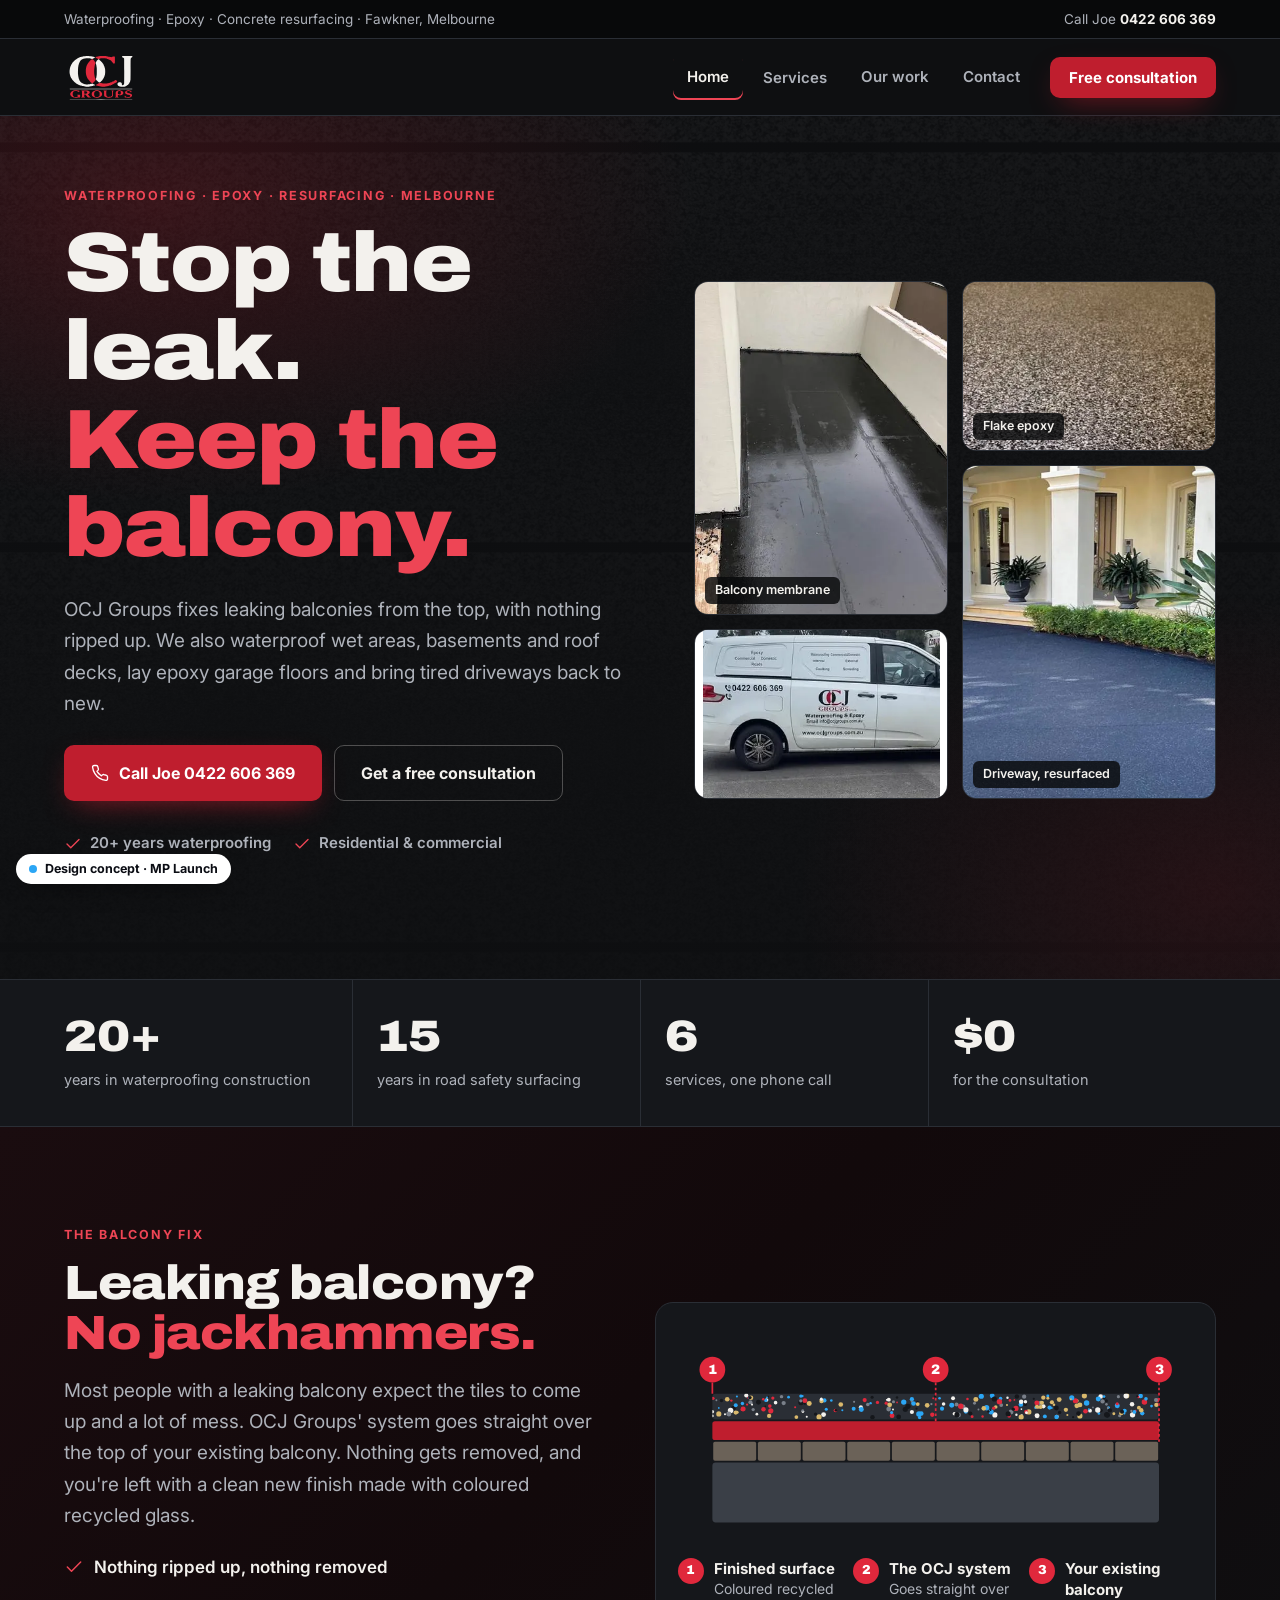
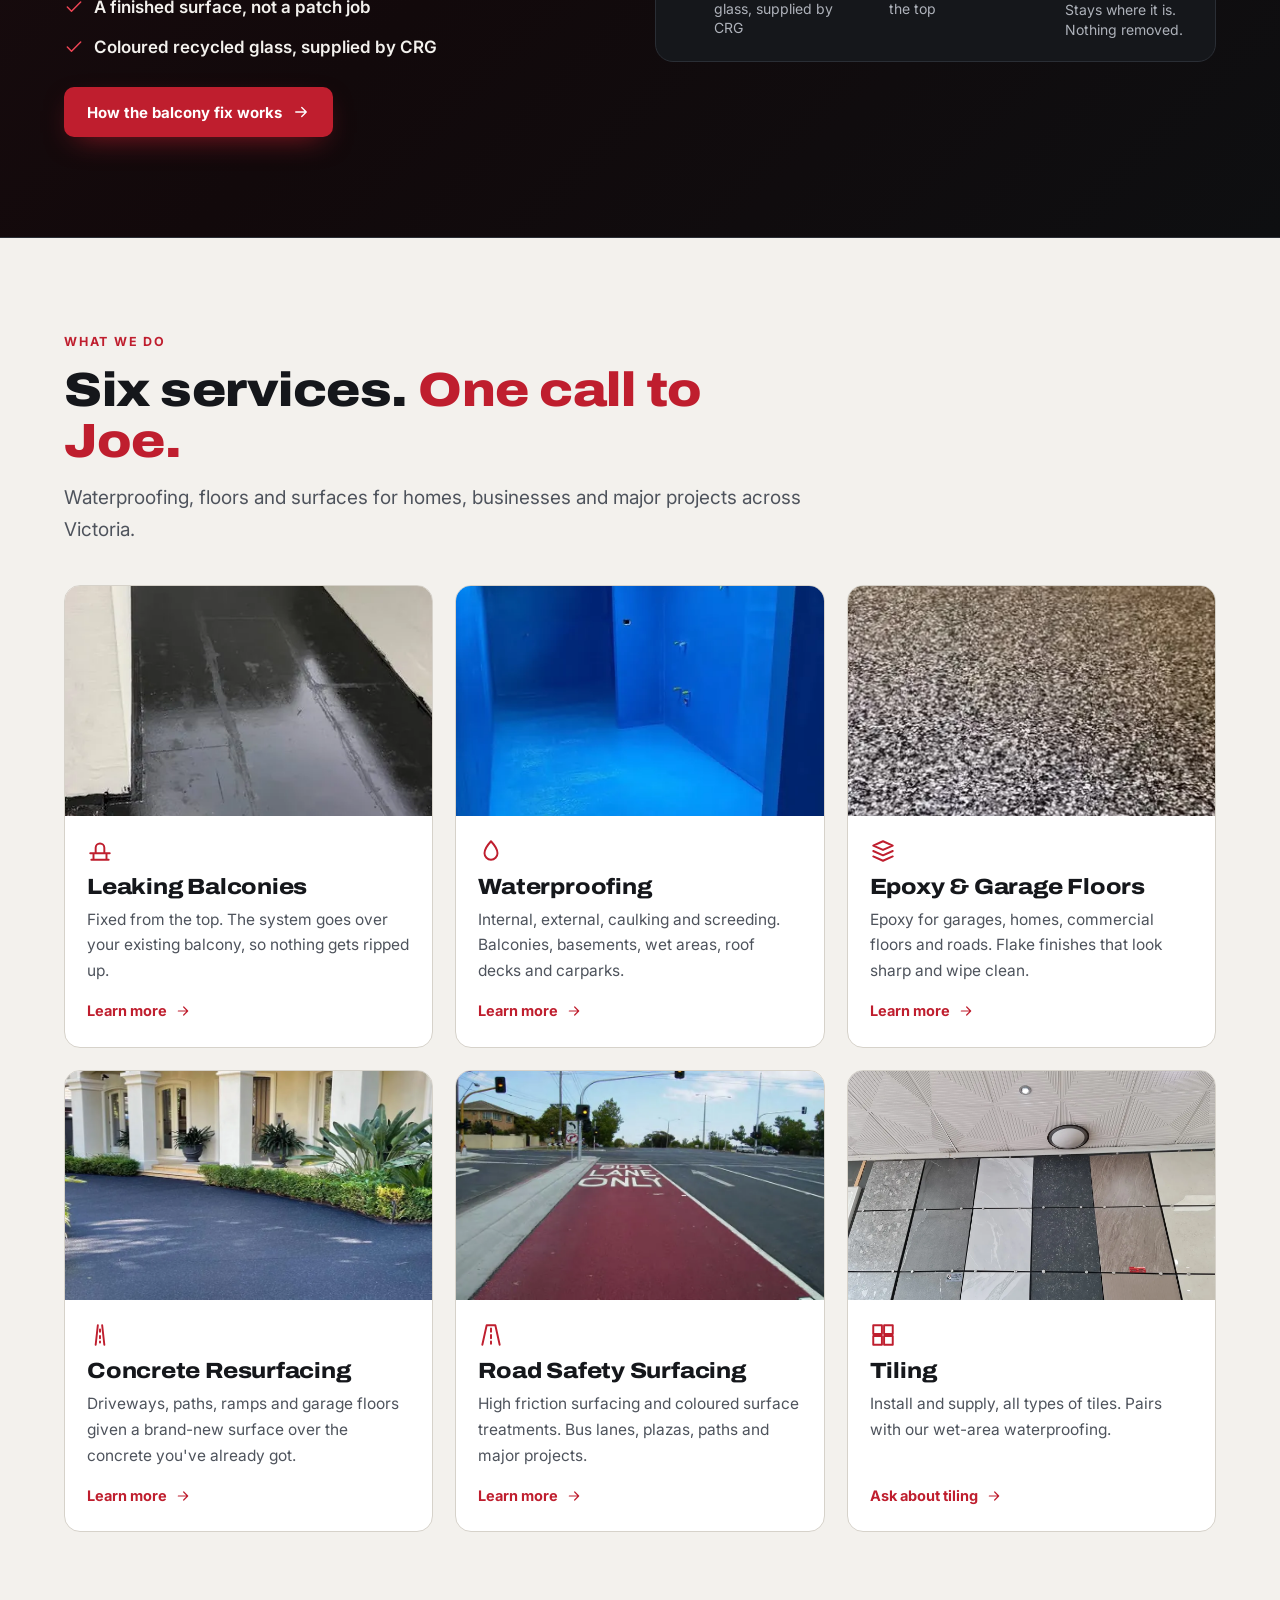
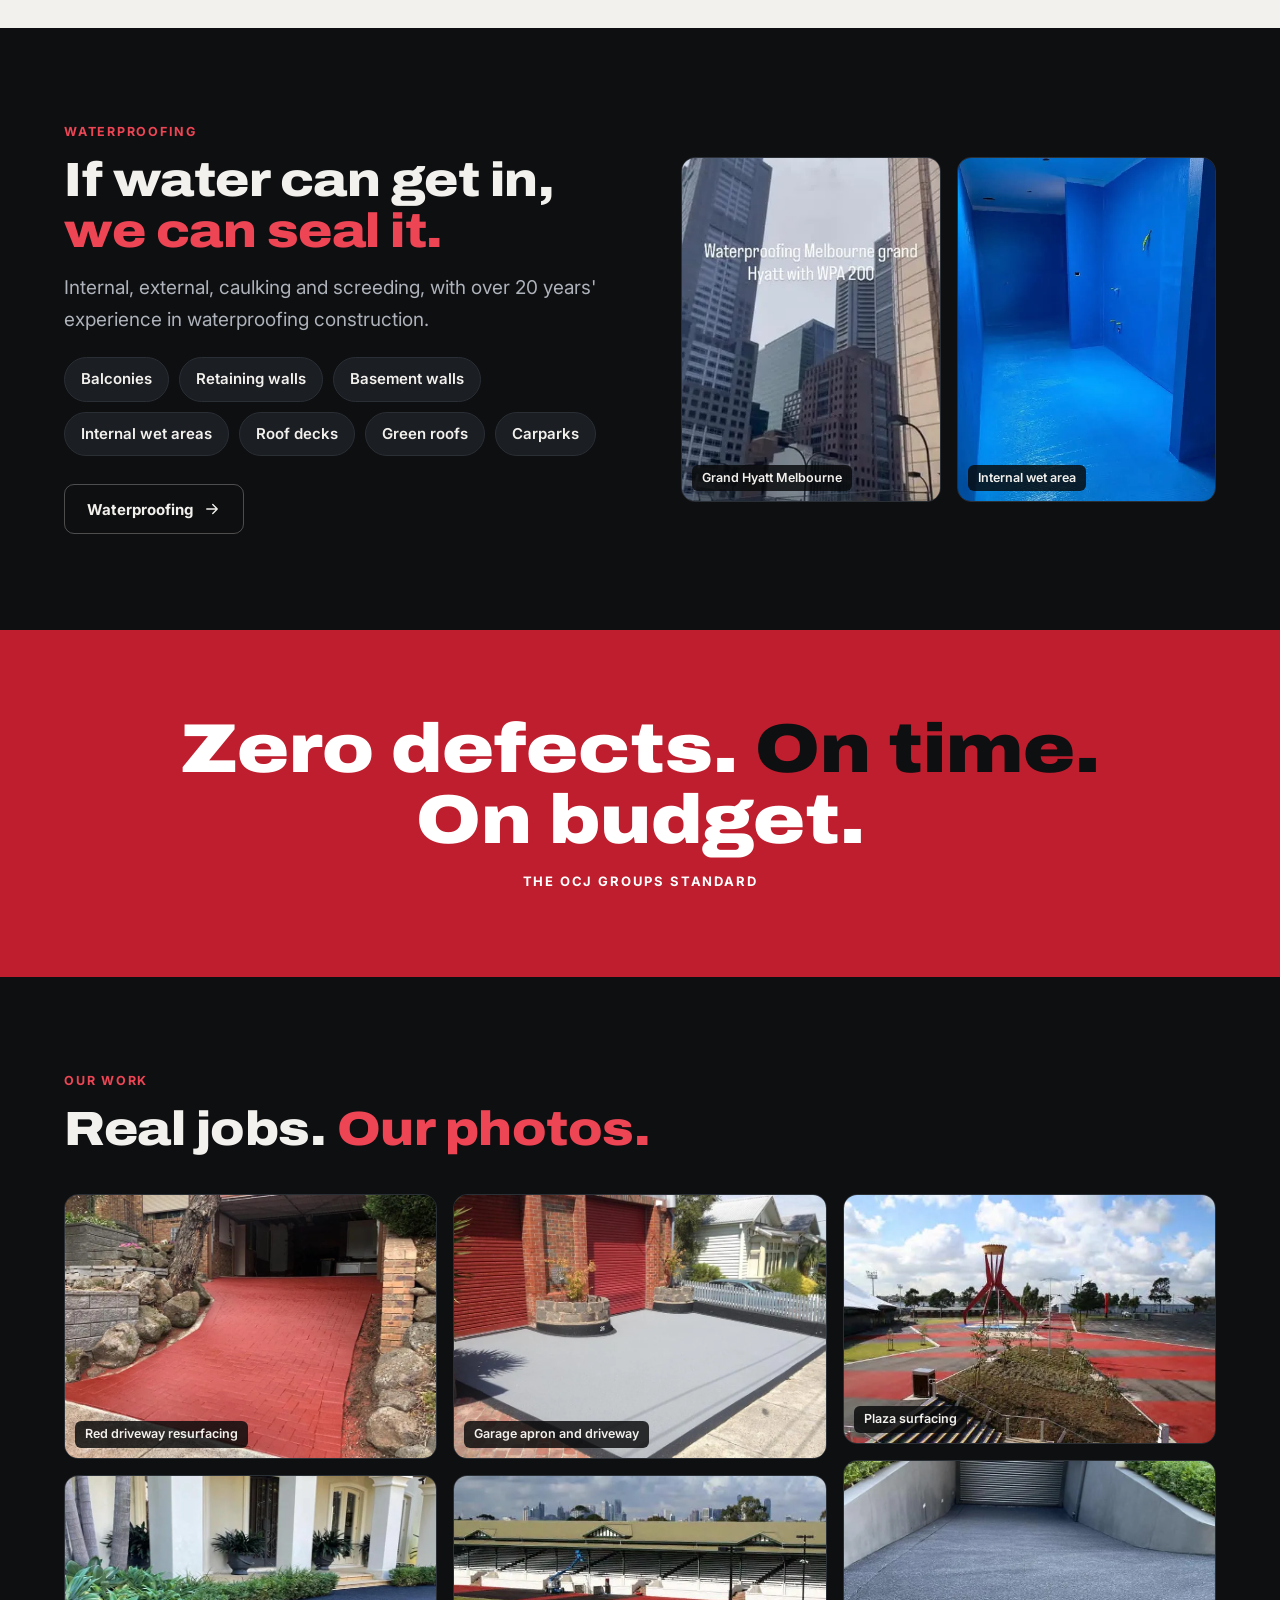
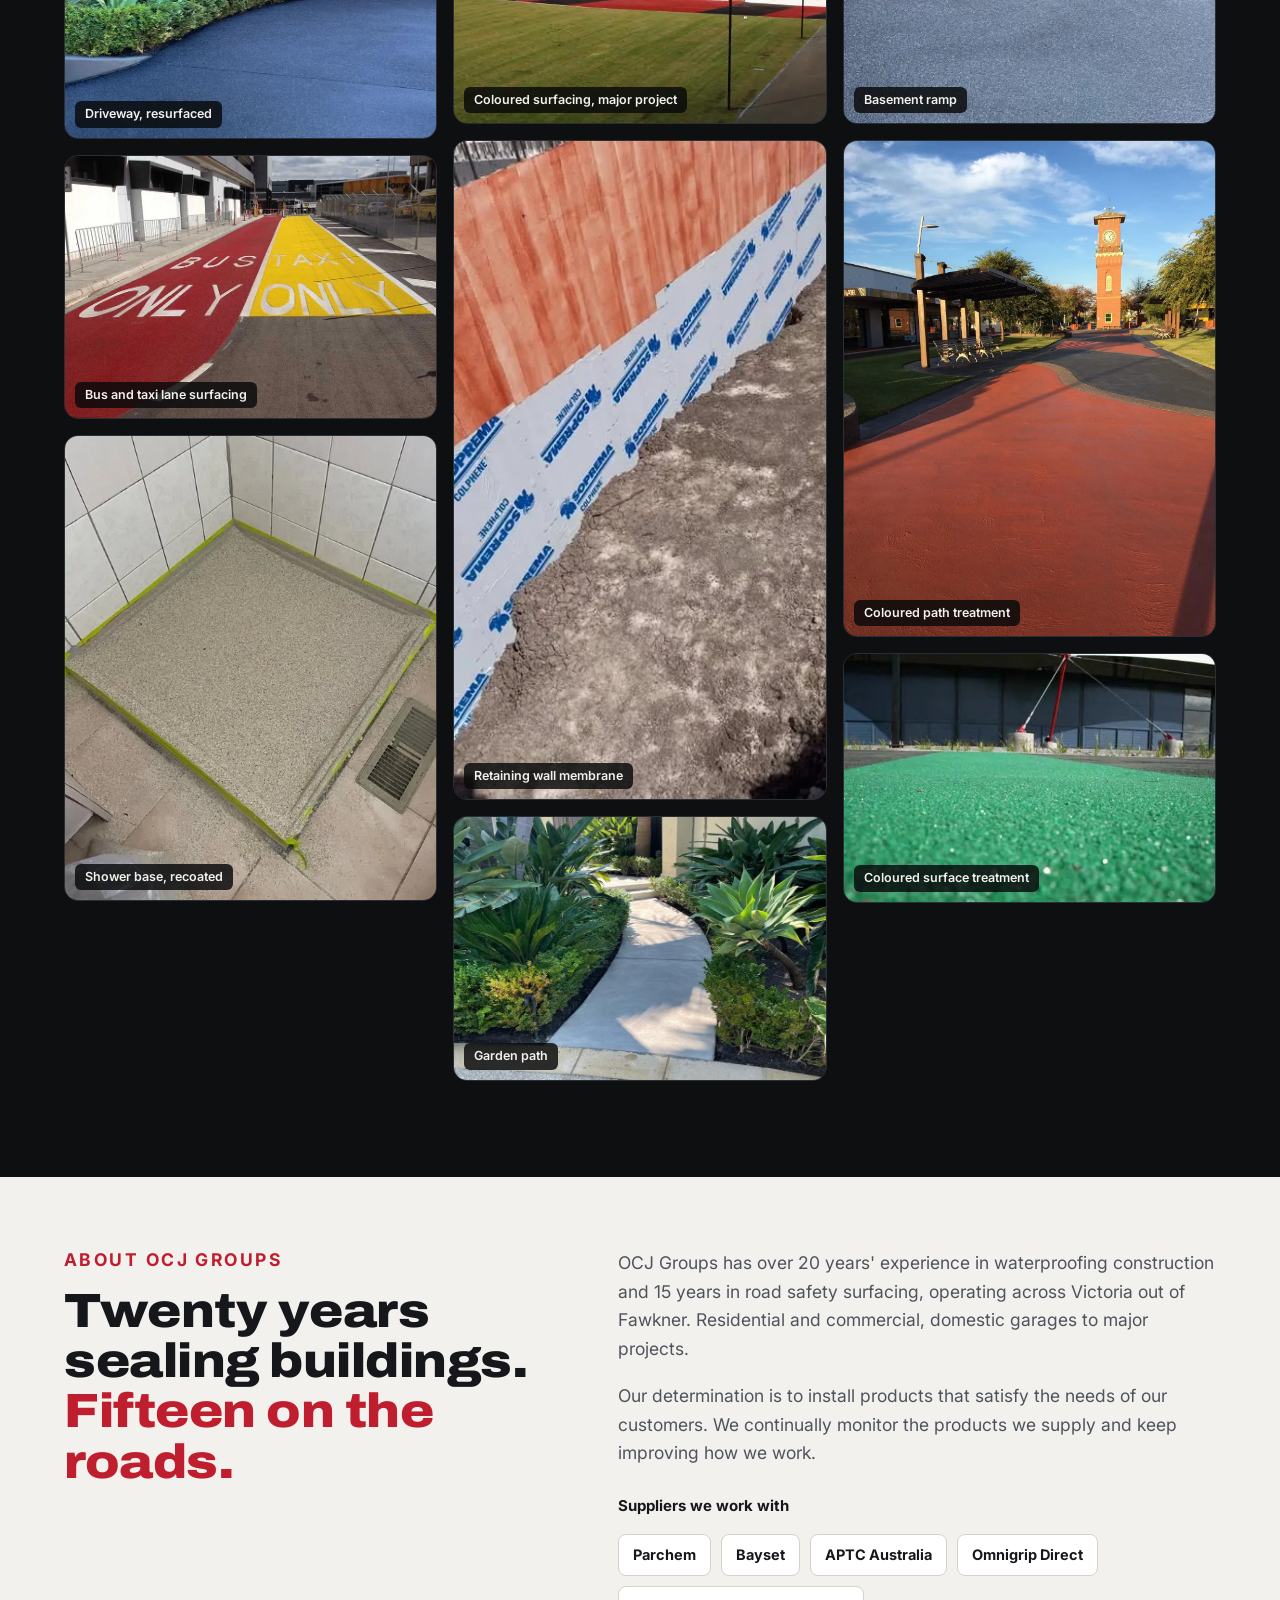
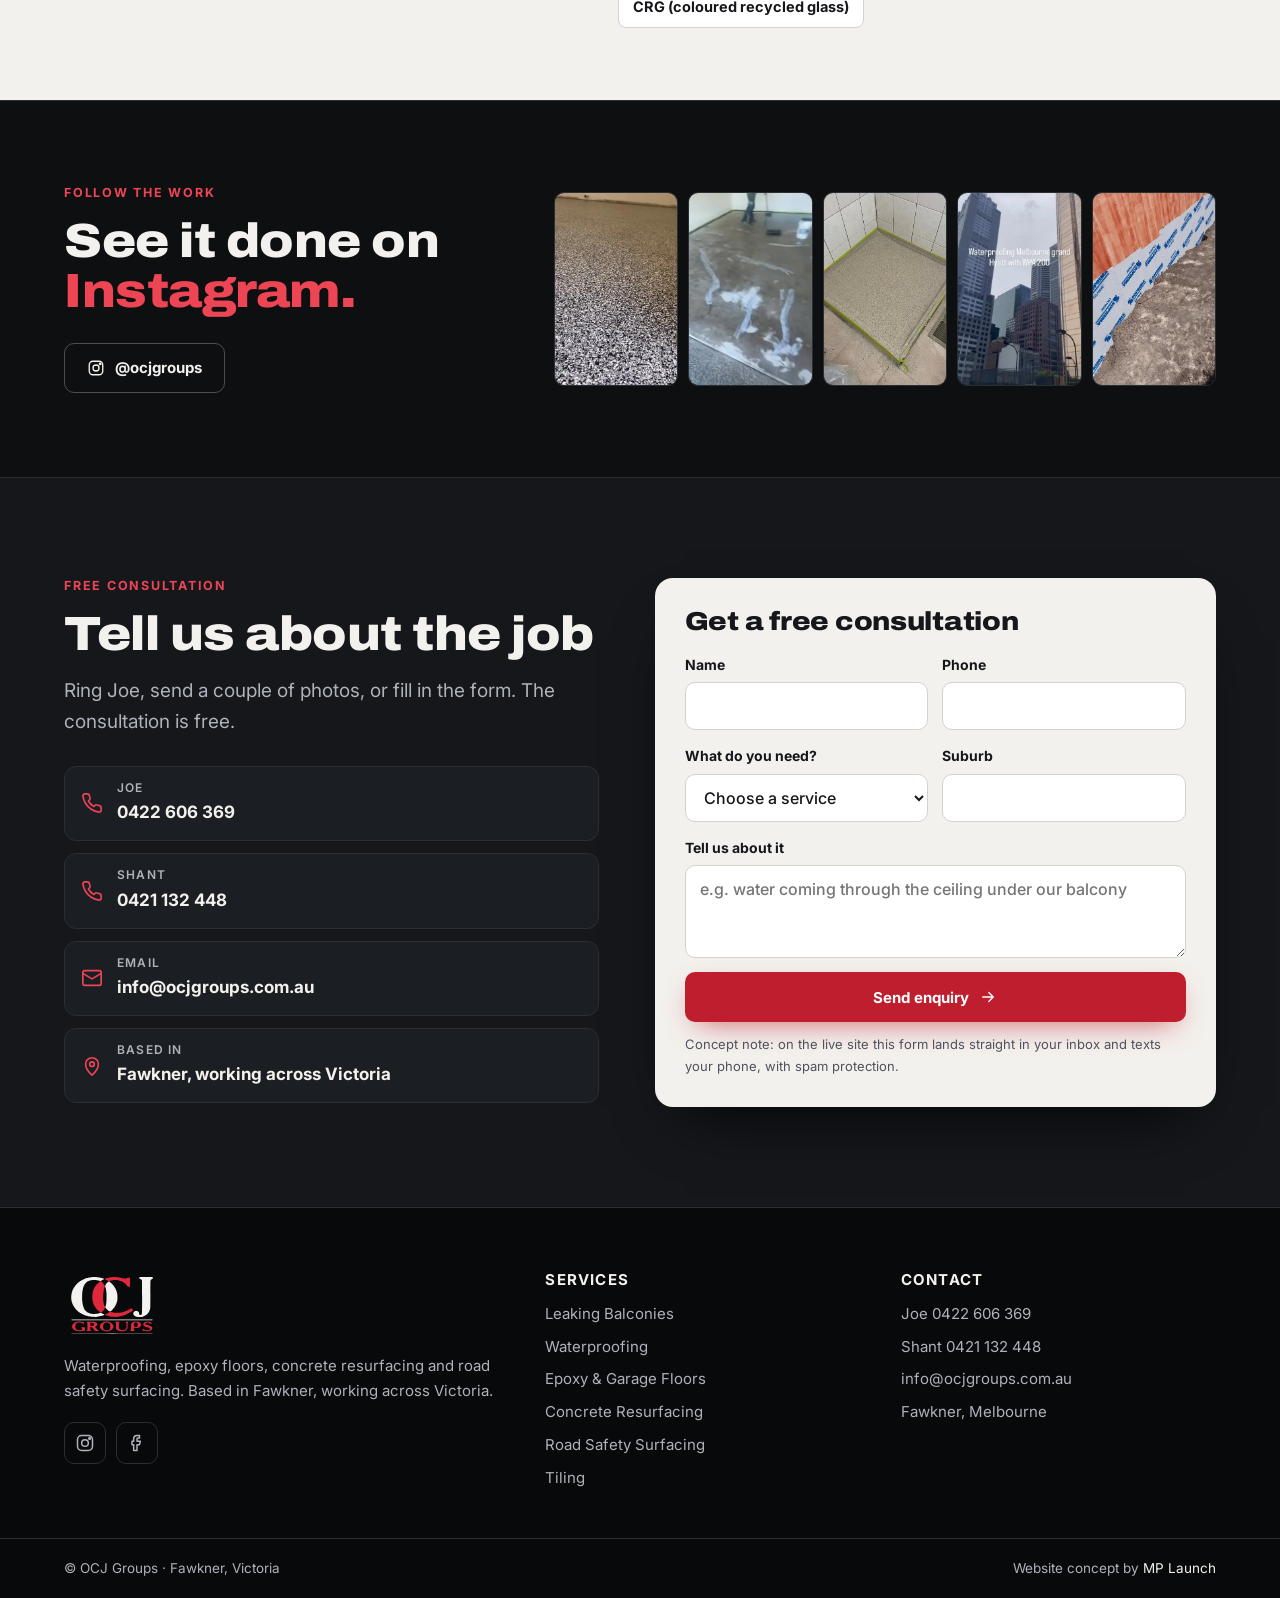
<file: index.html>
<!DOCTYPE html>
<html lang="en-AU">
<head>
<meta charset="utf-8">
<meta name="viewport" content="width=device-width, initial-scale=1">
<meta name="robots" content="noindex, nofollow">
<title>OCJ Groups | Waterproofing, Epoxy & Concrete Resurfacing Melbourne</title>
<meta name="description" content="OCJ Groups: waterproofing, leaking balcony repair without demolition, epoxy garage floors, concrete resurfacing and road safety surfacing. Based in Fawkner, working across Melbourne and Victoria. Free consultation.">
<meta name="theme-color" content="#0E0F11">
<meta property="og:type" content="website">
<meta property="og:title" content="OCJ Groups | Waterproofing, Epoxy & Concrete Resurfacing Melbourne">
<meta property="og:description" content="OCJ Groups: waterproofing, leaking balcony repair without demolition, epoxy garage floors, concrete resurfacing and road safety surfacing. Based in Fawkner, working across Melbourne and Victoria. Free consultation.">
<link rel="icon" href="data:image/svg+xml,%3Csvg xmlns='http://www.w3.org/2000/svg' viewBox='0 0 64 64'%3E%3Crect width='64' height='64' rx='12' fill='%230E0F11'/%3E%3Ccircle cx='26' cy='32' r='15' fill='none' stroke='%23F3F1ED' stroke-width='6'/%3E%3Cpath d='M48 20a15 15 0 1 0 0 24' fill='none' stroke='%23E0283C' stroke-width='6'/%3E%3C/svg%3E">
<link rel="preconnect" href="https://fonts.googleapis.com">
<link rel="preconnect" href="https://fonts.gstatic.com" crossorigin>
<link href="https://fonts.googleapis.com/css2?family=Archivo:wdth,wght@100..125,500..900&family=Inter:wght@400;500;600;700&display=swap" rel="stylesheet">
<link rel="stylesheet" href="styles.css">
<script>document.documentElement.className+=" js";setTimeout(function(){document.documentElement.classList.add("rv-all")},2500);</script>
<script type="application/ld+json">{"@context":"https://schema.org","@type":"HomeAndConstructionBusiness","name":"OCJ Groups","url":"https://www.ocjgroups.com.au/","telephone":"+61422606369","email":"info@ocjgroups.com.au","address":{"@type":"PostalAddress","addressLocality":"Fawkner","addressRegion":"VIC","postalCode":"3060","addressCountry":"AU"},"areaServed":{"@type":"State","name":"Victoria"},"sameAs":["https://instagram.com/ocjgroups","https://www.facebook.com/OCJ-Groups-100625772271633"],"knowsAbout":["Waterproofing","Leaking balcony repair","Epoxy flooring","Concrete resurfacing","Road safety surfacing","Tiling"]}</script>
</head>
<body>
<a class="skip" href="#main">Skip to content</a>
<div class="topbar"><div class="wrap">
  <span class="hide-sm">Waterproofing &middot; Epoxy &middot; Concrete resurfacing &middot; Fawkner, Melbourne</span>
  <span>Call Joe <a href="tel:+61422606369">0422 606 369</a></span>
</div></div>
<header class="hdr">
  <div class="wrap hdr-in">
    <a class="lockup" href="index.html" aria-label="OCJ Groups, home"><img src="assets/logo-light.svg" width="74" height="51" alt="OCJ Groups"></a>
    <input type="checkbox" id="nav-t" aria-hidden="true">
    <label class="burger" for="nav-t" aria-label="Menu"><span></span><span></span><span></span></label>
    <nav class="nav" aria-label="Main">
      <a class="lnk" href="index.html" aria-current="page">Home</a>
      <div class="dd">
        <a class="lnk" href="index.html#services">Services</a>
        <div class="dd-menu"><a href="leaking-balcony-repair-melbourne.html"><svg class="ic" viewBox="0 0 24 24" fill="none" stroke="currentColor" stroke-width="1.8" stroke-linecap="round" stroke-linejoin="round" aria-hidden="true"><path d="M4 20h16M6 20v-6h12v6M3 14h18M8 14V9a4 4 0 0 1 8 0v5"/></svg>Leaking Balconies</a><a href="waterproofing-melbourne.html"><svg class="ic" viewBox="0 0 24 24" fill="none" stroke="currentColor" stroke-width="1.8" stroke-linecap="round" stroke-linejoin="round" aria-hidden="true"><path d="M12 3s6 6.5 6 11a6 6 0 0 1-12 0c0-4.5 6-11 6-11z"/></svg>Waterproofing</a><a href="epoxy-garage-floors-melbourne.html"><svg class="ic" viewBox="0 0 24 24" fill="none" stroke="currentColor" stroke-width="1.8" stroke-linecap="round" stroke-linejoin="round" aria-hidden="true"><path d="M3 17l9 4 9-4M3 12l9 4 9-4M12 3l9 4-9 4-9-4 9-4z"/></svg>Epoxy & Garage Floors</a><a href="concrete-resurfacing-melbourne.html"><svg class="ic" viewBox="0 0 24 24" fill="none" stroke="currentColor" stroke-width="1.8" stroke-linecap="round" stroke-linejoin="round" aria-hidden="true"><path d="M8 21L10 3M16 21L14 3M12 7v2M12 13v2M12 18v1"/></svg>Concrete Resurfacing</a><a href="road-safety-surfacing.html"><svg class="ic" viewBox="0 0 24 24" fill="none" stroke="currentColor" stroke-width="1.8" stroke-linecap="round" stroke-linejoin="round" aria-hidden="true"><path d="M4 21L8 3h8l4 18M12 6v3M12 12v3M12 18v2"/></svg>Road Safety Surfacing</a></div>
      </div>
      <a class="lnk" href="index.html#work">Our work</a>
      <a class="lnk" href="contact.html">Contact</a>
      <a class="btn btn-red" href="contact.html">Free consultation</a>
    </nav>
  </div>
</header>
<main id="main">
<section class="hero">
  <div class="hero-tex" aria-hidden="true"></div>
  <div class="wrap hero-in">
    <div class="hero-copy" data-r>
      <p class="eyebrow">Waterproofing &middot; Epoxy &middot; Resurfacing &middot; Melbourne</p>
      <h1 class="h-hero">Stop the leak.<br><em>Keep the balcony.</em></h1>
      <p class="lede">OCJ Groups fixes leaking balconies from the top, with nothing ripped up. We also waterproof wet areas, basements and roof decks, lay epoxy garage floors and bring tired driveways back to new.</p>
      <div class="ctas">
        <a class="btn btn-red btn-lg" href="tel:+61422606369"><svg class="ic" viewBox="0 0 24 24" fill="none" stroke="currentColor" stroke-width="1.8" stroke-linecap="round" stroke-linejoin="round" aria-hidden="true"><path d="M22 16.9v3a2 2 0 0 1-2.2 2 19.8 19.8 0 0 1-8.6-3.1 19.5 19.5 0 0 1-6-6A19.8 19.8 0 0 1 2.1 4.2 2 2 0 0 1 4.1 2h3a2 2 0 0 1 2 1.7c.1.9.4 1.8.7 2.7a2 2 0 0 1-.5 2.1L8 9.8a16 16 0 0 0 6 6l1.3-1.3a2 2 0 0 1 2.1-.4c.9.3 1.8.6 2.7.7a2 2 0 0 1 1.7 2z"/></svg> Call Joe 0422 606 369</a>
        <a class="btn btn-ghost btn-lg" href="contact.html">Get a free consultation</a>
      </div>
      <ul class="chips">
        <li><svg class="ic" viewBox="0 0 24 24" fill="none" stroke="currentColor" stroke-width="1.8" stroke-linecap="round" stroke-linejoin="round" aria-hidden="true"><path d="M20 6L9 17l-5-5"/></svg>20+ years waterproofing</li>
        <li><svg class="ic" viewBox="0 0 24 24" fill="none" stroke="currentColor" stroke-width="1.8" stroke-linecap="round" stroke-linejoin="round" aria-hidden="true"><path d="M20 6L9 17l-5-5"/></svg>Residential &amp; commercial</li>
        <li><svg class="ic" viewBox="0 0 24 24" fill="none" stroke="currentColor" stroke-width="1.8" stroke-linecap="round" stroke-linejoin="round" aria-hidden="true"><path d="M20 6L9 17l-5-5"/></svg>Free consultation</li>
      </ul>
    </div>
    <div class="mosaic" data-r data-d="1">
      <figure class="m1"><img src="assets/balcony-membrane.webp" width="480" height="640" alt="A balcony sealed by OCJ Groups" fetchpriority="high" decoding="async"><figcaption>Balcony membrane</figcaption></figure>
      <figure class="m2"><img src="assets/flake.webp" width="361" height="640" alt="Flake epoxy floor finish" fetchpriority="high" decoding="async"><figcaption>Flake epoxy</figcaption></figure>
      <figure class="m3"><img src="assets/drive-dark.webp" width="800" height="565" alt="Resurfaced driveway" fetchpriority="high" decoding="async"><figcaption>Driveway, resurfaced</figcaption></figure>
      <figure class="m4"><img src="assets/van.webp" width="361" height="256" alt="The OCJ Groups van" fetchpriority="high" decoding="async"></figure>
    </div>
  </div>
</section>

<section class="stats">
  <div class="wrap stats-in">
    <div data-r><b>20+</b><span>years in waterproofing construction</span></div>
    <div data-r data-d="1"><b>15</b><span>years in road safety surfacing</span></div>
    <div data-r data-d="2"><b>6</b><span>services, one phone call</span></div>
    <div data-r data-d="3"><b>$0</b><span>for the consultation</span></div>
  </div>
</section>

<section class="feature">
  <div class="wrap feature-in">
    <div data-r>
      <p class="eyebrow">The balcony fix</p>
      <h2 class="h-sec">Leaking balcony? <em>No jackhammers.</em></h2>
      <p class="lede">Most people with a leaking balcony expect the tiles to come up and a lot of mess. OCJ Groups' system goes straight over the top of your existing balcony. Nothing gets removed, and you're left with a clean new finish made with coloured recycled glass.</p>
      <ul class="ticks">
        <li><svg class="ic" viewBox="0 0 24 24" fill="none" stroke="currentColor" stroke-width="1.8" stroke-linecap="round" stroke-linejoin="round" aria-hidden="true"><path d="M20 6L9 17l-5-5"/></svg>Nothing ripped up, nothing removed</li>
        <li><svg class="ic" viewBox="0 0 24 24" fill="none" stroke="currentColor" stroke-width="1.8" stroke-linecap="round" stroke-linejoin="round" aria-hidden="true"><path d="M20 6L9 17l-5-5"/></svg>A finished surface, not a patch job</li>
        <li><svg class="ic" viewBox="0 0 24 24" fill="none" stroke="currentColor" stroke-width="1.8" stroke-linecap="round" stroke-linejoin="round" aria-hidden="true"><path d="M20 6L9 17l-5-5"/></svg>Coloured recycled glass, supplied by CRG</li>
      </ul>
      <div class="ctas">
        <a class="btn btn-red" href="leaking-balcony-repair-melbourne.html">How the balcony fix works <svg class="ic" viewBox="0 0 24 24" fill="none" stroke="currentColor" stroke-width="1.8" stroke-linecap="round" stroke-linejoin="round" aria-hidden="true"><path d="M5 12h14M13 6l6 6-6 6"/></svg></a>
      </div>
    </div>
    <div class="diagram-card" data-r data-d="1"><svg class="diagram" viewBox="0 0 600 250" role="img" aria-label="Cross-section: your existing balcony stays put, the OCJ system goes over the top, finished with a coloured recycled glass surface">
  <defs><clipPath id="topcoat"><rect x="40" y="80" width="520" height="30" rx="4"/></clipPath></defs>
  <rect x="40" y="160" width="520" height="70" rx="4" fill="#3A3F47"/>
  <rect x="41" y="136" width="50" height="22" rx="2" fill="#6B6258"/><rect x="93" y="136" width="50" height="22" rx="2" fill="#6B6258"/><rect x="145" y="136" width="50" height="22" rx="2" fill="#6B6258"/><rect x="197" y="136" width="50" height="22" rx="2" fill="#6B6258"/><rect x="249" y="136" width="50" height="22" rx="2" fill="#6B6258"/><rect x="301" y="136" width="50" height="22" rx="2" fill="#6B6258"/><rect x="353" y="136" width="50" height="22" rx="2" fill="#6B6258"/><rect x="405" y="136" width="50" height="22" rx="2" fill="#6B6258"/><rect x="457" y="136" width="50" height="22" rx="2" fill="#6B6258"/><rect x="509" y="136" width="50" height="22" rx="2" fill="#6B6258"/>
  <rect x="40" y="112" width="520" height="22" rx="3" fill="#BF1E2E"/>
  <rect x="40" y="80" width="520" height="30" rx="4" fill="#2A2E35"/>
  <g clip-path="url(#topcoat)"><circle cx="40.0" cy="105.9" r="1.6" fill="#F3F1ED"/><circle cx="419.3" cy="95.9" r="1.7" fill="#D9B86C"/><circle cx="432.6" cy="96.1" r="2.5" fill="#2BA6F5"/><circle cx="464.7" cy="88.3" r="1.8" fill="#D9B86C"/><circle cx="403.0" cy="83.4" r="2.5" fill="#7A808A"/><circle cx="519.6" cy="103.0" r="1.3" fill="#2BA6F5"/><circle cx="520.0" cy="99.9" r="2.4" fill="#2BA6F5"/><circle cx="514.2" cy="105.6" r="1.8" fill="#7A808A"/><circle cx="475.3" cy="90.6" r="1.3" fill="#F3F1ED"/><circle cx="262.8" cy="89.7" r="3.1" fill="#2BA6F5"/><circle cx="419.2" cy="104.8" r="1.1" fill="#F3F1ED"/><circle cx="331.5" cy="95.2" r="1.9" fill="#F3F1ED"/><circle cx="512.7" cy="83.4" r="1.8" fill="#7A808A"/><circle cx="385.5" cy="106.0" r="2.1" fill="#E0283C"/><circle cx="250.9" cy="89.4" r="1.8" fill="#7A808A"/><circle cx="212.9" cy="95.8" r="2.4" fill="#F3F1ED"/><circle cx="511.4" cy="93.9" r="2.9" fill="#2BA6F5"/><circle cx="369.9" cy="95.4" r="2.1" fill="#D9B86C"/><circle cx="528.6" cy="92.3" r="2.6" fill="#F3F1ED"/><circle cx="345.2" cy="91.1" r="1.7" fill="#7A808A"/><circle cx="453.3" cy="104.8" r="1.2" fill="#D9B86C"/><circle cx="80.4" cy="92.6" r="1.3" fill="#E0283C"/><circle cx="558.0" cy="87.7" r="2.4" fill="#E0283C"/><circle cx="277.7" cy="97.4" r="1.3" fill="#15171B"/><circle cx="500.0" cy="105.2" r="2.9" fill="#15171B"/><circle cx="435.8" cy="89.2" r="1.0" fill="#F3F1ED"/><circle cx="79.5" cy="82.0" r="2.4" fill="#F3F1ED"/><circle cx="425.4" cy="94.7" r="2.5" fill="#F3F1ED"/><circle cx="498.7" cy="88.1" r="1.8" fill="#15171B"/><circle cx="101.6" cy="94.7" r="1.0" fill="#15171B"/><circle cx="371.2" cy="106.0" r="1.0" fill="#15171B"/><circle cx="137.8" cy="107.2" r="2.2" fill="#D9B86C"/><circle cx="178.5" cy="87.8" r="1.5" fill="#2BA6F5"/><circle cx="67.2" cy="102.0" r="2.5" fill="#D9B86C"/><circle cx="299.1" cy="82.9" r="1.2" fill="#15171B"/><circle cx="108.0" cy="99.9" r="3.0" fill="#E0283C"/><circle cx="499.2" cy="104.4" r="3.2" fill="#15171B"/><circle cx="437.7" cy="92.9" r="1.5" fill="#D9B86C"/><circle cx="498.8" cy="92.4" r="1.5" fill="#7A808A"/><circle cx="501.2" cy="96.5" r="1.8" fill="#2BA6F5"/><circle cx="422.1" cy="90.7" r="2.6" fill="#7A808A"/><circle cx="143.3" cy="90.1" r="3.2" fill="#15171B"/><circle cx="368.9" cy="104.7" r="3.0" fill="#F3F1ED"/><circle cx="375.5" cy="85.5" r="2.1" fill="#2BA6F5"/><circle cx="441.1" cy="106.6" r="2.1" fill="#F3F1ED"/><circle cx="272.3" cy="86.3" r="2.5" fill="#2BA6F5"/><circle cx="332.0" cy="95.2" r="2.7" fill="#7A808A"/><circle cx="430.5" cy="82.7" r="1.7" fill="#2BA6F5"/><circle cx="145.4" cy="100.8" r="1.6" fill="#F3F1ED"/><circle cx="383.0" cy="93.2" r="1.2" fill="#D9B86C"/><circle cx="467.9" cy="105.8" r="3.0" fill="#D9B86C"/><circle cx="538.6" cy="82.7" r="2.7" fill="#2BA6F5"/><circle cx="416.5" cy="105.4" r="1.1" fill="#E0283C"/><circle cx="81.7" cy="84.8" r="1.2" fill="#E0283C"/><circle cx="354.6" cy="106.6" r="1.4" fill="#E0283C"/><circle cx="145.2" cy="99.5" r="1.5" fill="#7A808A"/><circle cx="556.9" cy="93.0" r="2.5" fill="#D9B86C"/><circle cx="246.4" cy="92.8" r="1.1" fill="#F3F1ED"/><circle cx="460.0" cy="107.3" r="1.3" fill="#15171B"/><circle cx="304.5" cy="85.2" r="1.5" fill="#2BA6F5"/><circle cx="128.7" cy="84.0" r="1.6" fill="#2BA6F5"/><circle cx="329.2" cy="94.5" r="3.2" fill="#E0283C"/><circle cx="255.0" cy="90.2" r="1.0" fill="#E0283C"/><circle cx="255.0" cy="84.4" r="1.5" fill="#15171B"/><circle cx="444.3" cy="101.9" r="2.0" fill="#15171B"/><circle cx="540.5" cy="102.8" r="2.5" fill="#2BA6F5"/><circle cx="221.0" cy="92.6" r="2.1" fill="#7A808A"/><circle cx="335.1" cy="100.8" r="2.5" fill="#2BA6F5"/><circle cx="419.1" cy="105.0" r="2.9" fill="#15171B"/><circle cx="267.8" cy="94.7" r="3.1" fill="#15171B"/><circle cx="226.0" cy="84.1" r="1.8" fill="#15171B"/><circle cx="408.4" cy="101.2" r="3.1" fill="#D9B86C"/><circle cx="147.7" cy="88.2" r="2.8" fill="#E0283C"/><circle cx="516.1" cy="102.8" r="2.4" fill="#D9B86C"/><circle cx="318.7" cy="93.5" r="2.9" fill="#2BA6F5"/><circle cx="494.3" cy="89.0" r="2.5" fill="#7A808A"/><circle cx="245.4" cy="86.9" r="2.3" fill="#F3F1ED"/><circle cx="507.4" cy="103.4" r="1.7" fill="#D9B86C"/><circle cx="496.2" cy="85.0" r="1.7" fill="#15171B"/><circle cx="40.7" cy="85.4" r="1.9" fill="#E0283C"/><circle cx="400.3" cy="105.3" r="1.4" fill="#F3F1ED"/><circle cx="532.6" cy="100.2" r="1.4" fill="#E0283C"/><circle cx="365.8" cy="82.4" r="2.8" fill="#2BA6F5"/><circle cx="430.6" cy="85.3" r="1.7" fill="#D9B86C"/><circle cx="536.6" cy="96.2" r="2.3" fill="#D9B86C"/><circle cx="405.3" cy="101.1" r="2.3" fill="#E0283C"/><circle cx="63.6" cy="97.9" r="1.5" fill="#2BA6F5"/><circle cx="170.5" cy="87.8" r="2.4" fill="#2BA6F5"/><circle cx="462.7" cy="88.2" r="3.0" fill="#E0283C"/><circle cx="399.2" cy="92.6" r="2.7" fill="#2BA6F5"/><circle cx="458.4" cy="84.7" r="3.0" fill="#2BA6F5"/><circle cx="467.9" cy="93.0" r="2.9" fill="#D9B86C"/><circle cx="418.1" cy="105.6" r="2.9" fill="#F3F1ED"/><circle cx="414.2" cy="86.0" r="1.3" fill="#15171B"/><circle cx="536.5" cy="83.5" r="1.2" fill="#F3F1ED"/><circle cx="529.2" cy="104.6" r="3.1" fill="#F3F1ED"/><circle cx="143.1" cy="82.8" r="2.0" fill="#2BA6F5"/><circle cx="113.6" cy="90.4" r="2.1" fill="#F3F1ED"/><circle cx="68.6" cy="83.2" r="1.2" fill="#2BA6F5"/><circle cx="283.3" cy="103.0" r="2.6" fill="#2BA6F5"/><circle cx="404.2" cy="92.1" r="2.3" fill="#15171B"/><circle cx="440.7" cy="107.0" r="2.6" fill="#2BA6F5"/><circle cx="457.4" cy="86.5" r="1.1" fill="#D9B86C"/><circle cx="376.3" cy="93.2" r="2.2" fill="#7A808A"/><circle cx="297.1" cy="85.2" r="1.1" fill="#E0283C"/><circle cx="224.2" cy="91.0" r="1.4" fill="#2BA6F5"/><circle cx="105.2" cy="83.4" r="1.0" fill="#15171B"/><circle cx="492.1" cy="83.2" r="2.7" fill="#F3F1ED"/><circle cx="249.2" cy="105.6" r="2.8" fill="#E0283C"/><circle cx="556.5" cy="87.3" r="2.4" fill="#7A808A"/><circle cx="57.3" cy="86.5" r="2.7" fill="#D9B86C"/><circle cx="169.5" cy="104.3" r="2.8" fill="#F3F1ED"/><circle cx="278.8" cy="89.8" r="1.6" fill="#15171B"/><circle cx="492.4" cy="99.6" r="2.1" fill="#15171B"/><circle cx="466.3" cy="103.1" r="2.7" fill="#15171B"/><circle cx="399.5" cy="89.4" r="2.6" fill="#F3F1ED"/><circle cx="489.3" cy="86.2" r="2.9" fill="#2BA6F5"/><circle cx="464.3" cy="94.1" r="2.8" fill="#D9B86C"/><circle cx="62.1" cy="88.0" r="1.4" fill="#E0283C"/><circle cx="340.3" cy="103.1" r="2.4" fill="#15171B"/><circle cx="490.0" cy="103.1" r="1.5" fill="#2BA6F5"/><circle cx="279.1" cy="92.0" r="2.2" fill="#D9B86C"/><circle cx="309.2" cy="92.0" r="2.1" fill="#F3F1ED"/><circle cx="405.7" cy="102.1" r="1.7" fill="#F3F1ED"/><circle cx="359.3" cy="96.3" r="3.1" fill="#2BA6F5"/><circle cx="204.5" cy="97.6" r="2.3" fill="#2BA6F5"/><circle cx="337.0" cy="86.2" r="1.5" fill="#E0283C"/><circle cx="213.4" cy="98.5" r="2.9" fill="#2BA6F5"/><circle cx="242.4" cy="91.0" r="1.9" fill="#E0283C"/><circle cx="120.5" cy="83.4" r="2.0" fill="#7A808A"/><circle cx="87.5" cy="98.5" r="1.9" fill="#7A808A"/><circle cx="91.8" cy="103.8" r="1.6" fill="#F3F1ED"/><circle cx="103.2" cy="87.3" r="2.0" fill="#F3F1ED"/><circle cx="356.0" cy="97.0" r="2.7" fill="#D9B86C"/><circle cx="296.0" cy="104.5" r="2.5" fill="#E0283C"/><circle cx="364.5" cy="101.1" r="3.0" fill="#2BA6F5"/><circle cx="543.0" cy="89.6" r="3.2" fill="#E0283C"/><circle cx="93.7" cy="90.0" r="2.9" fill="#15171B"/><circle cx="416.2" cy="96.2" r="1.5" fill="#2BA6F5"/><circle cx="443.8" cy="86.8" r="2.8" fill="#D9B86C"/><circle cx="342.4" cy="106.7" r="1.7" fill="#E0283C"/><circle cx="422.1" cy="95.4" r="2.4" fill="#D9B86C"/><circle cx="394.5" cy="83.2" r="2.6" fill="#15171B"/><circle cx="479.7" cy="99.7" r="2.2" fill="#F3F1ED"/><circle cx="367.6" cy="96.8" r="2.0" fill="#E0283C"/><circle cx="488.7" cy="99.0" r="3.1" fill="#F3F1ED"/><circle cx="427.1" cy="106.4" r="2.3" fill="#2BA6F5"/><circle cx="143.0" cy="88.3" r="2.0" fill="#7A808A"/><circle cx="64.6" cy="96.8" r="2.7" fill="#15171B"/><circle cx="84.3" cy="90.0" r="2.4" fill="#7A808A"/><circle cx="205.0" cy="89.5" r="1.2" fill="#7A808A"/><circle cx="264.7" cy="98.5" r="2.1" fill="#2BA6F5"/><circle cx="264.6" cy="98.2" r="3.0" fill="#15171B"/><circle cx="280.5" cy="103.6" r="3.2" fill="#2BA6F5"/><circle cx="250.3" cy="98.3" r="1.1" fill="#F3F1ED"/><circle cx="54.7" cy="103.9" r="1.2" fill="#F3F1ED"/><circle cx="386.5" cy="87.8" r="1.6" fill="#E0283C"/><circle cx="435.3" cy="90.0" r="2.4" fill="#D9B86C"/><circle cx="47.5" cy="103.5" r="3.0" fill="#D9B86C"/><circle cx="535.9" cy="83.9" r="1.4" fill="#E0283C"/><circle cx="551.3" cy="94.4" r="1.6" fill="#2BA6F5"/><circle cx="474.4" cy="100.4" r="2.7" fill="#E0283C"/><circle cx="99.5" cy="98.0" r="2.6" fill="#E0283C"/><circle cx="189.5" cy="92.5" r="2.7" fill="#D9B86C"/><circle cx="368.3" cy="86.1" r="3.0" fill="#15171B"/><circle cx="361.5" cy="100.8" r="1.4" fill="#15171B"/><circle cx="123.0" cy="90.9" r="2.5" fill="#7A808A"/><circle cx="281.3" cy="107.6" r="2.0" fill="#2BA6F5"/><circle cx="383.6" cy="84.7" r="1.4" fill="#F3F1ED"/><circle cx="475.7" cy="90.7" r="3.2" fill="#2BA6F5"/><circle cx="106.9" cy="94.4" r="2.1" fill="#E0283C"/><circle cx="321.7" cy="103.3" r="2.0" fill="#F3F1ED"/><circle cx="74.8" cy="98.5" r="2.0" fill="#E0283C"/><circle cx="473.1" cy="82.5" r="3.0" fill="#D9B86C"/><circle cx="502.8" cy="99.4" r="2.5" fill="#15171B"/><circle cx="183.1" cy="99.6" r="2.0" fill="#E0283C"/><circle cx="103.6" cy="84.3" r="1.1" fill="#2BA6F5"/><circle cx="102.2" cy="87.8" r="1.8" fill="#2BA6F5"/><circle cx="167.1" cy="88.4" r="2.6" fill="#D9B86C"/><circle cx="394.0" cy="104.4" r="1.4" fill="#F3F1ED"/><circle cx="324.3" cy="92.5" r="2.3" fill="#7A808A"/><circle cx="326.5" cy="104.9" r="2.9" fill="#7A808A"/><circle cx="226.4" cy="107.3" r="2.6" fill="#15171B"/><circle cx="164.2" cy="107.0" r="3.0" fill="#D9B86C"/><circle cx="335.2" cy="98.8" r="3.0" fill="#F3F1ED"/><circle cx="290.1" cy="93.5" r="2.7" fill="#D9B86C"/><circle cx="399.8" cy="97.9" r="1.0" fill="#F3F1ED"/><circle cx="435.2" cy="96.6" r="1.1" fill="#2BA6F5"/><circle cx="522.3" cy="82.3" r="3.1" fill="#D9B86C"/><circle cx="324.8" cy="104.4" r="3.0" fill="#15171B"/><circle cx="68.8" cy="101.6" r="1.8" fill="#D9B86C"/><circle cx="86.2" cy="92.7" r="1.2" fill="#F3F1ED"/><circle cx="232.2" cy="90.2" r="1.9" fill="#E0283C"/><circle cx="246.4" cy="92.9" r="2.8" fill="#D9B86C"/><circle cx="67.2" cy="93.5" r="2.3" fill="#2BA6F5"/><circle cx="110.4" cy="85.0" r="1.9" fill="#E0283C"/><circle cx="183.9" cy="99.3" r="1.4" fill="#15171B"/><circle cx="500.6" cy="96.5" r="1.3" fill="#7A808A"/><circle cx="404.5" cy="89.4" r="2.0" fill="#F3F1ED"/><circle cx="243.0" cy="87.1" r="1.0" fill="#F3F1ED"/><circle cx="363.9" cy="99.0" r="1.1" fill="#15171B"/><circle cx="85.0" cy="84.8" r="2.6" fill="#D9B86C"/><circle cx="393.4" cy="97.1" r="3.1" fill="#E0283C"/><circle cx="166.9" cy="86.3" r="1.8" fill="#F3F1ED"/><circle cx="145.0" cy="82.8" r="1.3" fill="#2BA6F5"/><circle cx="544.8" cy="86.0" r="2.1" fill="#2BA6F5"/><circle cx="106.1" cy="105.9" r="2.5" fill="#D9B86C"/><circle cx="527.9" cy="100.0" r="1.3" fill="#7A808A"/><circle cx="272.1" cy="89.2" r="1.3" fill="#7A808A"/><circle cx="451.6" cy="98.7" r="2.5" fill="#D9B86C"/><circle cx="483.1" cy="96.0" r="1.0" fill="#7A808A"/><circle cx="539.3" cy="99.3" r="2.6" fill="#D9B86C"/><circle cx="248.7" cy="102.0" r="1.8" fill="#2BA6F5"/><circle cx="47.5" cy="96.6" r="1.0" fill="#2BA6F5"/><circle cx="295.0" cy="92.1" r="1.3" fill="#7A808A"/><circle cx="136.4" cy="95.8" r="1.2" fill="#E0283C"/><circle cx="440.5" cy="96.6" r="2.8" fill="#15171B"/><circle cx="387.8" cy="101.3" r="2.8" fill="#7A808A"/><circle cx="511.3" cy="91.7" r="1.8" fill="#E0283C"/><circle cx="82.6" cy="84.6" r="1.1" fill="#2BA6F5"/><circle cx="391.6" cy="87.2" r="1.0" fill="#E0283C"/><circle cx="399.5" cy="107.2" r="3.0" fill="#D9B86C"/><circle cx="531.4" cy="101.2" r="2.2" fill="#2BA6F5"/><circle cx="75.0" cy="91.3" r="2.0" fill="#2BA6F5"/><circle cx="307.4" cy="97.4" r="2.4" fill="#2BA6F5"/><circle cx="417.8" cy="90.8" r="2.9" fill="#E0283C"/><circle cx="61.2" cy="99.4" r="3.2" fill="#F3F1ED"/><circle cx="44.7" cy="87.6" r="1.1" fill="#7A808A"/><circle cx="390.3" cy="98.0" r="1.9" fill="#15171B"/><circle cx="59.2" cy="103.7" r="2.9" fill="#7A808A"/><circle cx="217.3" cy="87.4" r="2.4" fill="#E0283C"/><circle cx="191.3" cy="99.2" r="1.2" fill="#2BA6F5"/><circle cx="521.7" cy="82.5" r="3.0" fill="#F3F1ED"/><circle cx="353.1" cy="82.9" r="3.0" fill="#2BA6F5"/><circle cx="172.6" cy="98.0" r="1.8" fill="#2BA6F5"/><circle cx="256.9" cy="107.0" r="2.8" fill="#15171B"/><circle cx="496.0" cy="83.3" r="1.6" fill="#2BA6F5"/><circle cx="320.2" cy="85.3" r="2.3" fill="#F3F1ED"/><circle cx="245.3" cy="97.9" r="2.8" fill="#7A808A"/><circle cx="99.3" cy="86.5" r="1.5" fill="#E0283C"/><circle cx="516.9" cy="101.0" r="2.4" fill="#15171B"/><circle cx="75.9" cy="97.9" r="2.9" fill="#E0283C"/><circle cx="274.2" cy="91.4" r="2.7" fill="#2BA6F5"/><circle cx="534.8" cy="83.0" r="1.3" fill="#15171B"/><circle cx="478.3" cy="98.1" r="1.2" fill="#2BA6F5"/><circle cx="272.3" cy="101.3" r="2.4" fill="#F3F1ED"/><circle cx="83.8" cy="84.5" r="1.9" fill="#15171B"/><circle cx="384.4" cy="103.3" r="3.0" fill="#15171B"/><circle cx="423.6" cy="90.6" r="2.5" fill="#D9B86C"/><circle cx="417.9" cy="95.2" r="2.4" fill="#D9B86C"/><circle cx="346.8" cy="86.6" r="2.9" fill="#D9B86C"/><circle cx="147.7" cy="91.7" r="1.3" fill="#15171B"/><circle cx="152.8" cy="91.4" r="2.9" fill="#D9B86C"/><circle cx="425.3" cy="84.6" r="2.5" fill="#D9B86C"/><circle cx="40.1" cy="101.0" r="1.9" fill="#F3F1ED"/><circle cx="50.6" cy="87.9" r="2.0" fill="#15171B"/><circle cx="349.8" cy="98.4" r="1.1" fill="#7A808A"/><circle cx="149.9" cy="106.9" r="1.2" fill="#F3F1ED"/><circle cx="374.2" cy="89.3" r="3.1" fill="#E0283C"/><circle cx="160.1" cy="103.7" r="1.9" fill="#15171B"/></g>
  <circle cx="40" cy="52" r="15" fill="#E0283C"/><text x="40" y="57.5" text-anchor="middle" font-family="Archivo, Arial, sans-serif" font-weight="900" font-size="16" fill="#fff">1</text><path d="M40 67v13" stroke="#E0283C" stroke-width="2"/>
  <circle cx="300" cy="52" r="15" fill="#E0283C"/><text x="300" y="57.5" text-anchor="middle" font-family="Archivo, Arial, sans-serif" font-weight="900" font-size="16" fill="#fff">2</text><path d="M300 67v45" stroke="#E0283C" stroke-width="2" stroke-dasharray="3 3"/>
  <circle cx="560" cy="52" r="15" fill="#E0283C"/><text x="560" y="57.5" text-anchor="middle" font-family="Archivo, Arial, sans-serif" font-weight="900" font-size="16" fill="#fff">3</text><path d="M560 67v69" stroke="#E0283C" stroke-width="2" stroke-dasharray="3 3"/>
</svg>
<ol class="legend">
  <li><b>1</b><span><strong>Finished surface</strong>Coloured recycled glass, supplied by CRG</span></li>
  <li><b>2</b><span><strong>The OCJ system</strong>Goes straight over the top</span></li>
  <li><b>3</b><span><strong>Your existing balcony</strong>Stays where it is. Nothing removed.</span></li>
</ol></div>
  </div>
</section>

<section class="sec paper" id="services">
  <div class="wrap">
    <div class="sec-head" data-r>
      <p class="eyebrow">What we do</p>
      <h2 class="h-sec">Six services. <em>One call to Joe.</em></h2>
      <p class="lede">Waterproofing, floors and surfaces for homes, businesses and major projects across Victoria.</p>
    </div>
    <div class="cards">
      <a class="card" href="leaking-balcony-repair-melbourne.html" data-r data-d="1">
        <div class="card-img"><img src="assets/balcony-membrane.webp" width="480" height="640" alt="Leaking Balconies" loading="lazy" decoding="async"></div>
        <div class="card-body"><svg class="ic" viewBox="0 0 24 24" fill="none" stroke="currentColor" stroke-width="1.8" stroke-linecap="round" stroke-linejoin="round" aria-hidden="true"><path d="M4 20h16M6 20v-6h12v6M3 14h18M8 14V9a4 4 0 0 1 8 0v5"/></svg><h3>Leaking Balconies</h3><p>Fixed from the top. The system goes over your existing balcony, so nothing gets ripped up.</p><span class="more-lnk">Learn more <svg class="ic" viewBox="0 0 24 24" fill="none" stroke="currentColor" stroke-width="1.8" stroke-linecap="round" stroke-linejoin="round" aria-hidden="true"><path d="M5 12h14M13 6l6 6-6 6"/></svg></span></div>
      </a><a class="card" href="waterproofing-melbourne.html" data-r data-d="2">
        <div class="card-img"><img src="assets/wetarea.webp" width="482" height="640" alt="Waterproofing" loading="lazy" decoding="async"></div>
        <div class="card-body"><svg class="ic" viewBox="0 0 24 24" fill="none" stroke="currentColor" stroke-width="1.8" stroke-linecap="round" stroke-linejoin="round" aria-hidden="true"><path d="M12 3s6 6.5 6 11a6 6 0 0 1-12 0c0-4.5 6-11 6-11z"/></svg><h3>Waterproofing</h3><p>Internal, external, caulking and screeding. Balconies, basements, wet areas, roof decks and carparks.</p><span class="more-lnk">Learn more <svg class="ic" viewBox="0 0 24 24" fill="none" stroke="currentColor" stroke-width="1.8" stroke-linecap="round" stroke-linejoin="round" aria-hidden="true"><path d="M5 12h14M13 6l6 6-6 6"/></svg></span></div>
      </a><a class="card" href="epoxy-garage-floors-melbourne.html" data-r data-d="3">
        <div class="card-img"><img src="assets/flake.webp" width="361" height="640" alt="Epoxy & Garage Floors" loading="lazy" decoding="async"></div>
        <div class="card-body"><svg class="ic" viewBox="0 0 24 24" fill="none" stroke="currentColor" stroke-width="1.8" stroke-linecap="round" stroke-linejoin="round" aria-hidden="true"><path d="M3 17l9 4 9-4M3 12l9 4 9-4M12 3l9 4-9 4-9-4 9-4z"/></svg><h3>Epoxy & Garage Floors</h3><p>Epoxy for garages, homes, commercial floors and roads. Flake finishes that look sharp and wipe clean.</p><span class="more-lnk">Learn more <svg class="ic" viewBox="0 0 24 24" fill="none" stroke="currentColor" stroke-width="1.8" stroke-linecap="round" stroke-linejoin="round" aria-hidden="true"><path d="M5 12h14M13 6l6 6-6 6"/></svg></span></div>
      </a><a class="card" href="concrete-resurfacing-melbourne.html" data-r data-d="1">
        <div class="card-img"><img src="assets/drive-dark.webp" width="800" height="565" alt="Concrete Resurfacing" loading="lazy" decoding="async"></div>
        <div class="card-body"><svg class="ic" viewBox="0 0 24 24" fill="none" stroke="currentColor" stroke-width="1.8" stroke-linecap="round" stroke-linejoin="round" aria-hidden="true"><path d="M8 21L10 3M16 21L14 3M12 7v2M12 13v2M12 18v1"/></svg><h3>Concrete Resurfacing</h3><p>Driveways, paths, ramps and garage floors given a brand-new surface over the concrete you've already got.</p><span class="more-lnk">Learn more <svg class="ic" viewBox="0 0 24 24" fill="none" stroke="currentColor" stroke-width="1.8" stroke-linecap="round" stroke-linejoin="round" aria-hidden="true"><path d="M5 12h14M13 6l6 6-6 6"/></svg></span></div>
      </a><a class="card" href="road-safety-surfacing.html" data-r data-d="2">
        <div class="card-img"><img src="assets/bus-lane.webp" width="886" height="532" alt="Road Safety Surfacing" loading="lazy" decoding="async"></div>
        <div class="card-body"><svg class="ic" viewBox="0 0 24 24" fill="none" stroke="currentColor" stroke-width="1.8" stroke-linecap="round" stroke-linejoin="round" aria-hidden="true"><path d="M4 21L8 3h8l4 18M12 6v3M12 12v3M12 18v2"/></svg><h3>Road Safety Surfacing</h3><p>High friction surfacing and coloured surface treatments. Bus lanes, plazas, paths and major projects.</p><span class="more-lnk">Learn more <svg class="ic" viewBox="0 0 24 24" fill="none" stroke="currentColor" stroke-width="1.8" stroke-linecap="round" stroke-linejoin="round" aria-hidden="true"><path d="M5 12h14M13 6l6 6-6 6"/></svg></span></div>
      </a>
      <a class="card" href="contact.html" data-r data-d="3">
        <div class="card-img"><img src="assets/tiles.webp" width="1400" height="1050" alt="Tile samples laid out on a floor" loading="lazy" decoding="async"></div>
        <div class="card-body"><svg class="ic" viewBox="0 0 24 24" fill="none" stroke="currentColor" stroke-width="1.8" stroke-linecap="round" stroke-linejoin="round" aria-hidden="true"><rect x="3" y="3" width="8" height="8"/><rect x="13" y="3" width="8" height="8"/><rect x="3" y="13" width="8" height="8"/><rect x="13" y="13" width="8" height="8"/></svg><h3>Tiling</h3><p>Install and supply, all types of tiles. Pairs with our wet-area waterproofing.</p><span class="more-lnk">Ask about tiling <svg class="ic" viewBox="0 0 24 24" fill="none" stroke="currentColor" stroke-width="1.8" stroke-linecap="round" stroke-linejoin="round" aria-hidden="true"><path d="M5 12h14M13 6l6 6-6 6"/></svg></span></div>
      </a>
    </div>
  </div>
</section>

<section class="sec">
  <div class="wrap split">
    <div data-r>
      <p class="eyebrow">Waterproofing</p>
      <h2 class="h-sec">If water can get in, <em>we can seal it.</em></h2>
      <p class="lede">Internal, external, caulking and screeding, with over 20 years' experience in waterproofing construction.</p>
      <div class="surfaces"><span>Balconies</span><span>Retaining walls</span><span>Basement walls</span><span>Internal wet areas</span><span>Roof decks</span><span>Green roofs</span><span>Carparks</span></div>
      <a class="btn btn-ghost" href="waterproofing-melbourne.html">Waterproofing <svg class="ic" viewBox="0 0 24 24" fill="none" stroke="currentColor" stroke-width="1.8" stroke-linecap="round" stroke-linejoin="round" aria-hidden="true"><path d="M5 12h14M13 6l6 6-6 6"/></svg></a>
    </div>
    <div class="duo" data-r data-d="1">
      <figure><img src="assets/hyatt.webp" width="360" height="588" alt="Waterproofing at the Grand Hyatt Melbourne" loading="lazy" decoding="async"><figcaption>Grand Hyatt Melbourne</figcaption></figure>
      <figure><img src="assets/wetarea.webp" width="482" height="640" alt="Internal wet area membrane" loading="lazy" decoding="async"><figcaption>Internal wet area</figcaption></figure>
    </div>
  </div>
</section>

<section class="quote">
  <div class="wrap" data-r>
    <p class="big">Zero defects. <em>On&nbsp;time.</em> On&nbsp;budget.</p>
    <p class="by">The OCJ Groups standard</p>
  </div>
</section>

<section class="sec" id="work">
  <div class="wrap">
    <div class="sec-head" data-r>
      <p class="eyebrow">Our work</p>
      <h2 class="h-sec">Real jobs. <em>Our photos.</em></h2>
    </div>
    <div class="gallery"><figure data-r data-d="1"><img src="assets/drive-red.webp" width="800" height="565" alt="Red driveway resurfacing" loading="lazy" decoding="async"><figcaption>Red driveway resurfacing</figcaption></figure><figure data-r data-d="2"><img src="assets/drive-dark-2.webp" width="800" height="565" alt="Driveway, resurfaced" loading="lazy" decoding="async"><figcaption>Driveway, resurfaced</figcaption></figure><figure data-r data-d="3"><img src="assets/bus-taxi.webp" width="800" height="565" alt="Bus and taxi lane surfacing" loading="lazy" decoding="async"><figcaption>Bus and taxi lane surfacing</figcaption></figure><figure data-r data-d="1"><img src="assets/shower.webp" width="512" height="640" alt="Shower base, recoated" loading="lazy" decoding="async"><figcaption>Shower base, recoated</figcaption></figure><figure data-r data-d="2"><img src="assets/drive-grey.webp" width="800" height="565" alt="Garage apron and driveway" loading="lazy" decoding="async"><figcaption>Garage apron and driveway</figcaption></figure><figure data-r data-d="3"><img src="assets/stadium.webp" width="600" height="400" alt="Coloured surfacing, major project" loading="lazy" decoding="async"><figcaption>Coloured surfacing, major project</figcaption></figure><figure data-r data-d="1"><img src="assets/retaining-wall.webp" width="361" height="640" alt="Retaining wall membrane" loading="lazy" decoding="async"><figcaption>Retaining wall membrane</figcaption></figure><figure data-r data-d="2"><img src="assets/path.webp" width="800" height="565" alt="Garden path" loading="lazy" decoding="async"><figcaption>Garden path</figcaption></figure><figure data-r data-d="3"><img src="assets/plaza.webp" width="600" height="400" alt="Plaza surfacing" loading="lazy" decoding="async"><figcaption>Plaza surfacing</figcaption></figure><figure data-r data-d="1"><img src="assets/ramp.webp" width="800" height="565" alt="Basement ramp" loading="lazy" decoding="async"><figcaption>Basement ramp</figcaption></figure><figure data-r data-d="2"><img src="assets/red-path.webp" width="1200" height="1600" alt="Coloured path treatment" loading="lazy" decoding="async"><figcaption>Coloured path treatment</figcaption></figure><figure data-r data-d="3"><img src="assets/green-surface.webp" width="600" height="400" alt="Coloured surface treatment" loading="lazy" decoding="async"><figcaption>Coloured surface treatment</figcaption></figure></div>
  </div>
</section>

<section class="sec paper sec-tight">
  <div class="wrap about">
    <div data-r>
      <p class="eyebrow">About OCJ Groups</p>
      <h2 class="h-sec">Twenty years sealing buildings. <em>Fifteen on the roads.</em></h2>
    </div>
    <div data-r data-d="1">
      <p>OCJ Groups has over 20 years' experience in waterproofing construction and 15 years in road safety surfacing, operating across Victoria out of Fawkner. Residential and commercial, domestic garages to major projects.</p>
      <p>Our determination is to install products that satisfy the needs of our customers. We continually monitor the products we supply and keep improving how we work.</p>
      <p class="suppliers-lbl">Suppliers we work with</p>
      <div class="suppliers"><span>Parchem</span><span>Bayset</span><span>APTC Australia</span><span>Omnigrip Direct</span><span>CRG (coloured recycled glass)</span></div>
    </div>
  </div>
</section>

<section class="insta">
  <div class="wrap insta-in">
    <div data-r>
      <p class="eyebrow">Follow the work</p>
      <h2 class="h-sec">See it done on <em>Instagram.</em></h2>
      <a class="btn btn-ghost" href="https://instagram.com/ocjgroups" target="_blank" rel="noopener"><svg class="ic" viewBox="0 0 24 24" fill="none" stroke="currentColor" stroke-width="1.8" stroke-linecap="round" stroke-linejoin="round" aria-hidden="true"><rect x="3" y="3" width="18" height="18" rx="5"/><circle cx="12" cy="12" r="4"/><circle cx="17.5" cy="6.5" r="1"/></svg> @ocjgroups</a>
    </div>
    <a class="strip" href="https://instagram.com/ocjgroups" target="_blank" rel="noopener" aria-label="OCJ Groups on Instagram" data-r data-d="1">
      <img src="assets/flake.webp" width="361" height="640" alt="" loading="lazy" decoding="async"><img src="assets/garage-coat.webp" width="253" height="576" alt="" loading="lazy" decoding="async"><img src="assets/shower.webp" width="512" height="640" alt="" loading="lazy" decoding="async"><img src="assets/hyatt.webp" width="360" height="588" alt="" loading="lazy" decoding="async"><img src="assets/retaining-wall.webp" width="361" height="640" alt="" loading="lazy" decoding="async">
    </a>
  </div>
</section>

<section class="cta" id="quote">
  <div class="wrap cta-in">
    <div data-r>
      <p class="eyebrow">Free consultation</p>
      <h2 class="h-sec">Tell us about the job</h2>
      <p class="lede">Ring Joe, send a couple of photos, or fill in the form. The consultation is free.</p>
      <div class="contact-lines">
        <a href="tel:+61422606369"><svg class="ic" viewBox="0 0 24 24" fill="none" stroke="currentColor" stroke-width="1.8" stroke-linecap="round" stroke-linejoin="round" aria-hidden="true"><path d="M22 16.9v3a2 2 0 0 1-2.2 2 19.8 19.8 0 0 1-8.6-3.1 19.5 19.5 0 0 1-6-6A19.8 19.8 0 0 1 2.1 4.2 2 2 0 0 1 4.1 2h3a2 2 0 0 1 2 1.7c.1.9.4 1.8.7 2.7a2 2 0 0 1-.5 2.1L8 9.8a16 16 0 0 0 6 6l1.3-1.3a2 2 0 0 1 2.1-.4c.9.3 1.8.6 2.7.7a2 2 0 0 1 1.7 2z"/></svg><span><small>Joe</small>0422 606 369</span></a>
        <a href="tel:+61421132448"><svg class="ic" viewBox="0 0 24 24" fill="none" stroke="currentColor" stroke-width="1.8" stroke-linecap="round" stroke-linejoin="round" aria-hidden="true"><path d="M22 16.9v3a2 2 0 0 1-2.2 2 19.8 19.8 0 0 1-8.6-3.1 19.5 19.5 0 0 1-6-6A19.8 19.8 0 0 1 2.1 4.2 2 2 0 0 1 4.1 2h3a2 2 0 0 1 2 1.7c.1.9.4 1.8.7 2.7a2 2 0 0 1-.5 2.1L8 9.8a16 16 0 0 0 6 6l1.3-1.3a2 2 0 0 1 2.1-.4c.9.3 1.8.6 2.7.7a2 2 0 0 1 1.7 2z"/></svg><span><small>Shant</small>0421 132 448</span></a>
        <a href="mailto:info@ocjgroups.com.au"><svg class="ic" viewBox="0 0 24 24" fill="none" stroke="currentColor" stroke-width="1.8" stroke-linecap="round" stroke-linejoin="round" aria-hidden="true"><rect x="2" y="4" width="20" height="16" rx="2"/><path d="M22 7l-10 6L2 7"/></svg><span><small>Email</small>info@ocjgroups.com.au</span></a>
        <div><svg class="ic" viewBox="0 0 24 24" fill="none" stroke="currentColor" stroke-width="1.8" stroke-linecap="round" stroke-linejoin="round" aria-hidden="true"><path d="M12 22s7-6.5 7-12a7 7 0 0 0-14 0c0 5.5 7 12 7 12z"/><circle cx="12" cy="10" r="2.5"/></svg><span><small>Based in</small>Fawkner, working across Victoria</span></div>
      </div>
    </div>
    <form class="form" data-r data-d="1" onsubmit="return false">
      <h3>Get a free consultation</h3>
      <div class="f-row">
        <div class="f-field"><label for="q-name">Name</label><input id="q-name" type="text" autocomplete="name"></div>
        <div class="f-field"><label for="q-phone">Phone</label><input id="q-phone" type="tel" autocomplete="tel"></div>
      </div>
      <div class="f-row">
        <div class="f-field"><label for="q-svc">What do you need?</label><select id="q-svc"><option value="">Choose a service</option><option>Leaking Balconies</option><option>Waterproofing</option><option>Epoxy & Garage Floors</option><option>Concrete Resurfacing</option><option>Road Safety Surfacing</option><option>Tiling</option><option>Something else</option></select></div>
        <div class="f-field"><label for="q-where">Suburb</label><input id="q-where" type="text" autocomplete="address-level2"></div>
      </div>
      <div class="f-field"><label for="q-msg">Tell us about it</label><textarea id="q-msg" rows="3" placeholder="e.g. water coming through the ceiling under our balcony"></textarea></div>
      <a class="btn btn-red btn-block" href="mailto:info@ocjgroups.com.au?subject=Free%20consultation%20request">Send enquiry <svg class="ic" viewBox="0 0 24 24" fill="none" stroke="currentColor" stroke-width="1.8" stroke-linecap="round" stroke-linejoin="round" aria-hidden="true"><path d="M5 12h14M13 6l6 6-6 6"/></svg></a>
      <p class="fnote">Concept note: on the live site this form lands straight in your inbox and texts your phone, with spam protection.</p>
    </form>
  </div>
</section>

</main>
<footer class="ftr">
  <div class="wrap ftr-in">
    <div>
      <a class="lockup" href="index.html"><img src="assets/logo-light.svg" width="96" height="66" alt="OCJ Groups"></a>
      <p>Waterproofing, epoxy floors, concrete resurfacing and road safety surfacing. Based in Fawkner, working across Victoria.</p>
      <div class="socials">
        <a href="https://instagram.com/ocjgroups" target="_blank" rel="noopener" aria-label="OCJ Groups on Instagram"><svg class="ic" viewBox="0 0 24 24" fill="none" stroke="currentColor" stroke-width="1.8" stroke-linecap="round" stroke-linejoin="round" aria-hidden="true"><rect x="3" y="3" width="18" height="18" rx="5"/><circle cx="12" cy="12" r="4"/><circle cx="17.5" cy="6.5" r="1"/></svg></a>
        <a href="https://www.facebook.com/OCJ-Groups-100625772271633" target="_blank" rel="noopener" aria-label="OCJ Groups on Facebook"><svg class="ic" viewBox="0 0 24 24" fill="none" stroke="currentColor" stroke-width="1.8" stroke-linecap="round" stroke-linejoin="round" aria-hidden="true"><path d="M15 3h-3a4 4 0 0 0-4 4v3H6v4h2v7h4v-7h3l1-4h-4V7a1 1 0 0 1 1-1h2z"/></svg></a>
      </div>
    </div>
    <div>
      <h4>Services</h4>
      <ul><li><a href="leaking-balcony-repair-melbourne.html">Leaking Balconies</a></li><li><a href="waterproofing-melbourne.html">Waterproofing</a></li><li><a href="epoxy-garage-floors-melbourne.html">Epoxy & Garage Floors</a></li><li><a href="concrete-resurfacing-melbourne.html">Concrete Resurfacing</a></li><li><a href="road-safety-surfacing.html">Road Safety Surfacing</a></li><li><a href="index.html#services">Tiling</a></li></ul>
    </div>
    <div>
      <h4>Contact</h4>
      <ul>
        <li><a href="tel:+61422606369">Joe 0422 606 369</a></li>
        <li><a href="tel:+61421132448">Shant 0421 132 448</a></li>
        <li><a href="mailto:info@ocjgroups.com.au">info@ocjgroups.com.au</a></li>
        <li><a href="contact.html">Fawkner, Melbourne</a></li>
      </ul>
    </div>
  </div>
  <div class="ftr-bar"><div class="wrap">
    <span>&copy; OCJ Groups &middot; Fawkner, Victoria</span>
    <span>Website concept by <a href="https://mplaunch.com.au">MP Launch</a></span>
  </div></div>
</footer>
<div class="mbar">
  <a class="btn btn-red" href="tel:+61422606369"><svg class="ic" viewBox="0 0 24 24" fill="none" stroke="currentColor" stroke-width="1.8" stroke-linecap="round" stroke-linejoin="round" aria-hidden="true"><path d="M22 16.9v3a2 2 0 0 1-2.2 2 19.8 19.8 0 0 1-8.6-3.1 19.5 19.5 0 0 1-6-6A19.8 19.8 0 0 1 2.1 4.2 2 2 0 0 1 4.1 2h3a2 2 0 0 1 2 1.7c.1.9.4 1.8.7 2.7a2 2 0 0 1-.5 2.1L8 9.8a16 16 0 0 0 6 6l1.3-1.3a2 2 0 0 1 2.1-.4c.9.3 1.8.6 2.7.7a2 2 0 0 1 1.7 2z"/></svg> Call Joe</a>
  <a class="btn btn-ghost" href="contact.html">Free consultation</a>
</div>
<a class="ribbon" href="https://mplaunch.com.au"><i></i>Design concept &middot; MP Launch</a>
<script>
(function(){var els=document.querySelectorAll('[data-r]');if(!('IntersectionObserver' in window)){els.forEach(function(e){e.classList.add('in')});return}
var io=new IntersectionObserver(function(es){es.forEach(function(e){if(e.isIntersecting){e.target.classList.add('in');io.unobserve(e.target)}})},{rootMargin:'0px 0px -6% 0px'});
els.forEach(function(e){io.observe(e)});
document.querySelectorAll('.nav a').forEach(function(a){a.addEventListener('click',function(){var t=document.getElementById('nav-t');if(t)t.checked=false})});})();
</script>
<script>
(function(){try{
  if(navigator.webdriver)return;
  var v=new URLSearchParams(location.search).get('v');
  if(!v)return;
  var slug="ocj-groups-preview", label="Joe - OCJ Groups", phone="+61422606369";
  var k="mpl_seen_"+slug, last=+localStorage.getItem(k)||0;
  if(Date.now()-last<432e5)return;
  var fired=false,dwell=0,t=null;
  function live(){return document.visibilityState==="visible";}
  function send(how){
    if(fired||!live())return; fired=true; if(t)clearInterval(t);
    localStorage.setItem(k,String(Date.now()));
    new Image().src="https://mplaunch.com.au/api/preview-view?slug="+encodeURIComponent(slug)
      +"&label="+encodeURIComponent(label)+"&phone="+encodeURIComponent(phone)
      +"&src="+encodeURIComponent(v)+"&via="+how+"&t="+Date.now();
  }
  function start(){
    t=setInterval(function(){if(!live())return; dwell+=500; if(dwell>=5000)send("dwell");},500);
    ["pointerdown","scroll","keydown"].forEach(function(e){
      addEventListener(e,function(){send("interaction");},{once:true,passive:true});});
  }
  if(document.prerendering){document.addEventListener("prerenderingchange",start,{once:true});}
  else{start();}
}catch(e){}})();
</script>
</body>
</html>
</file>
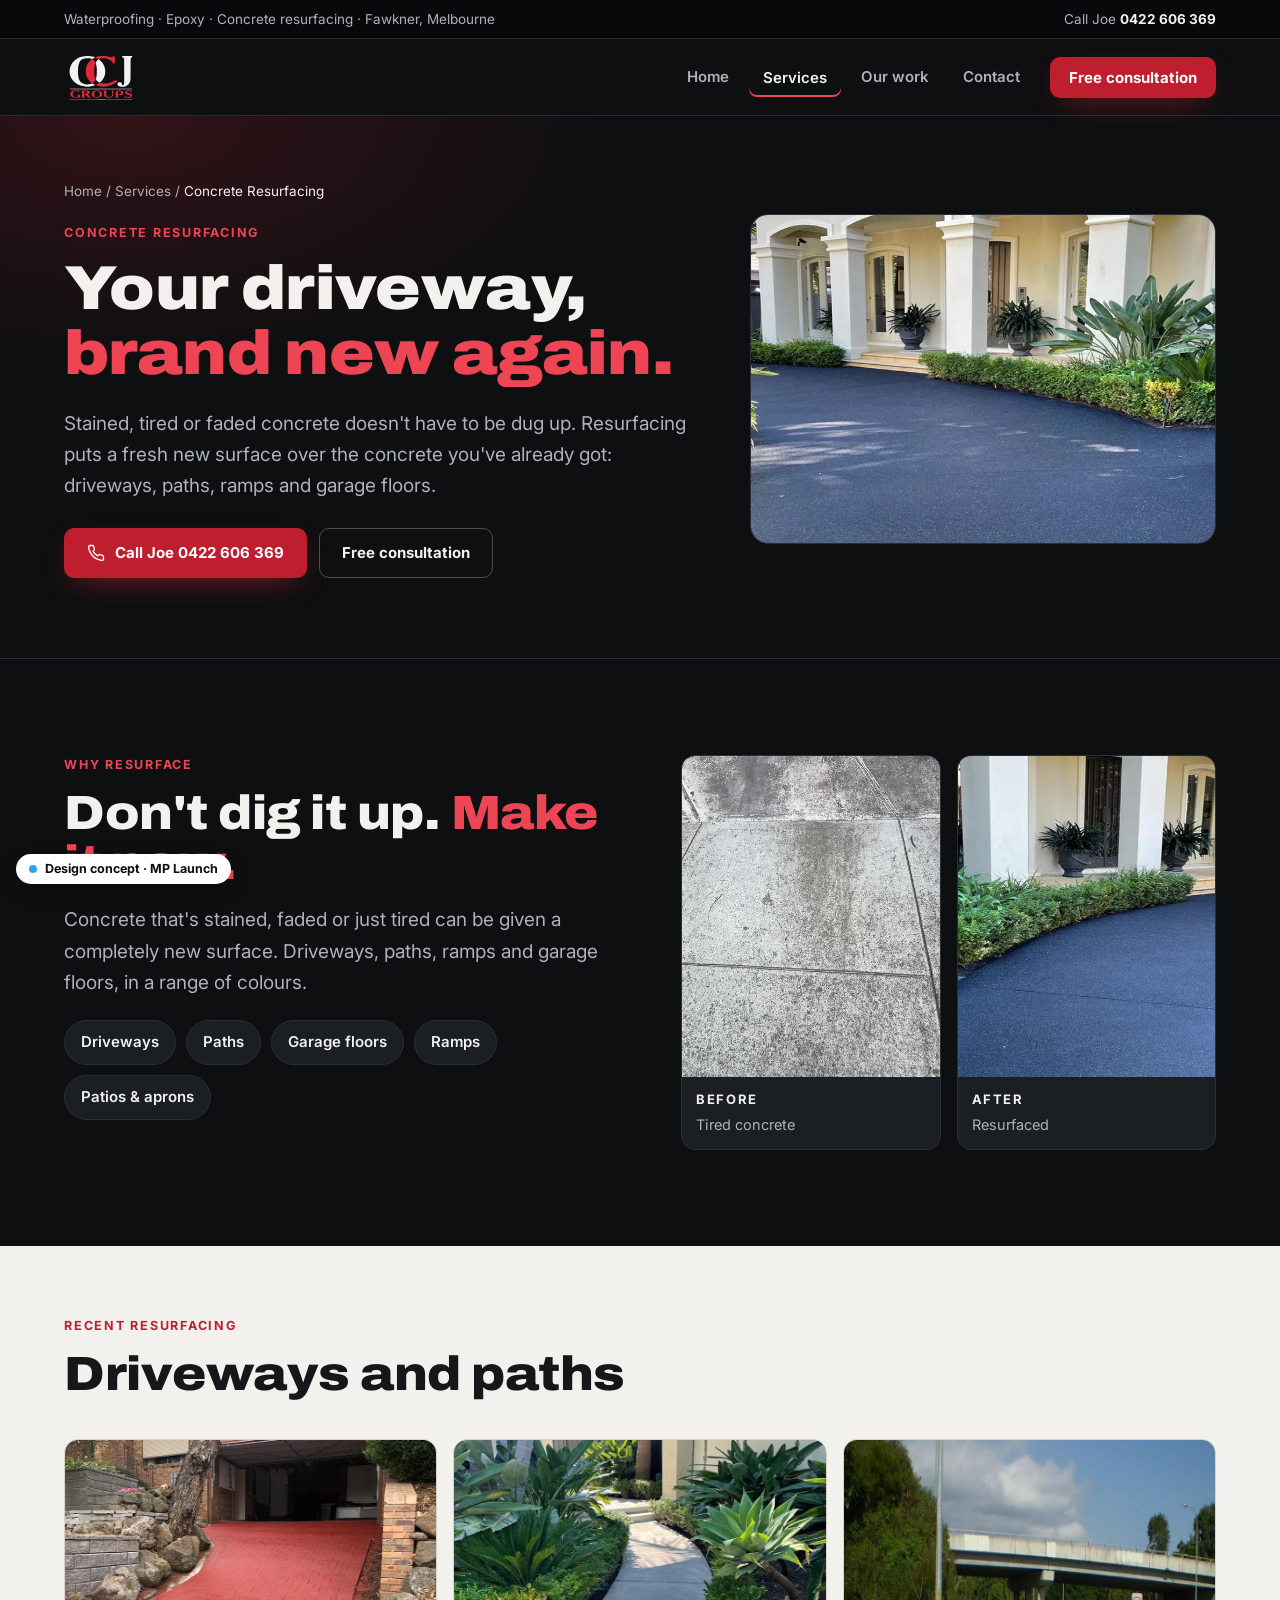
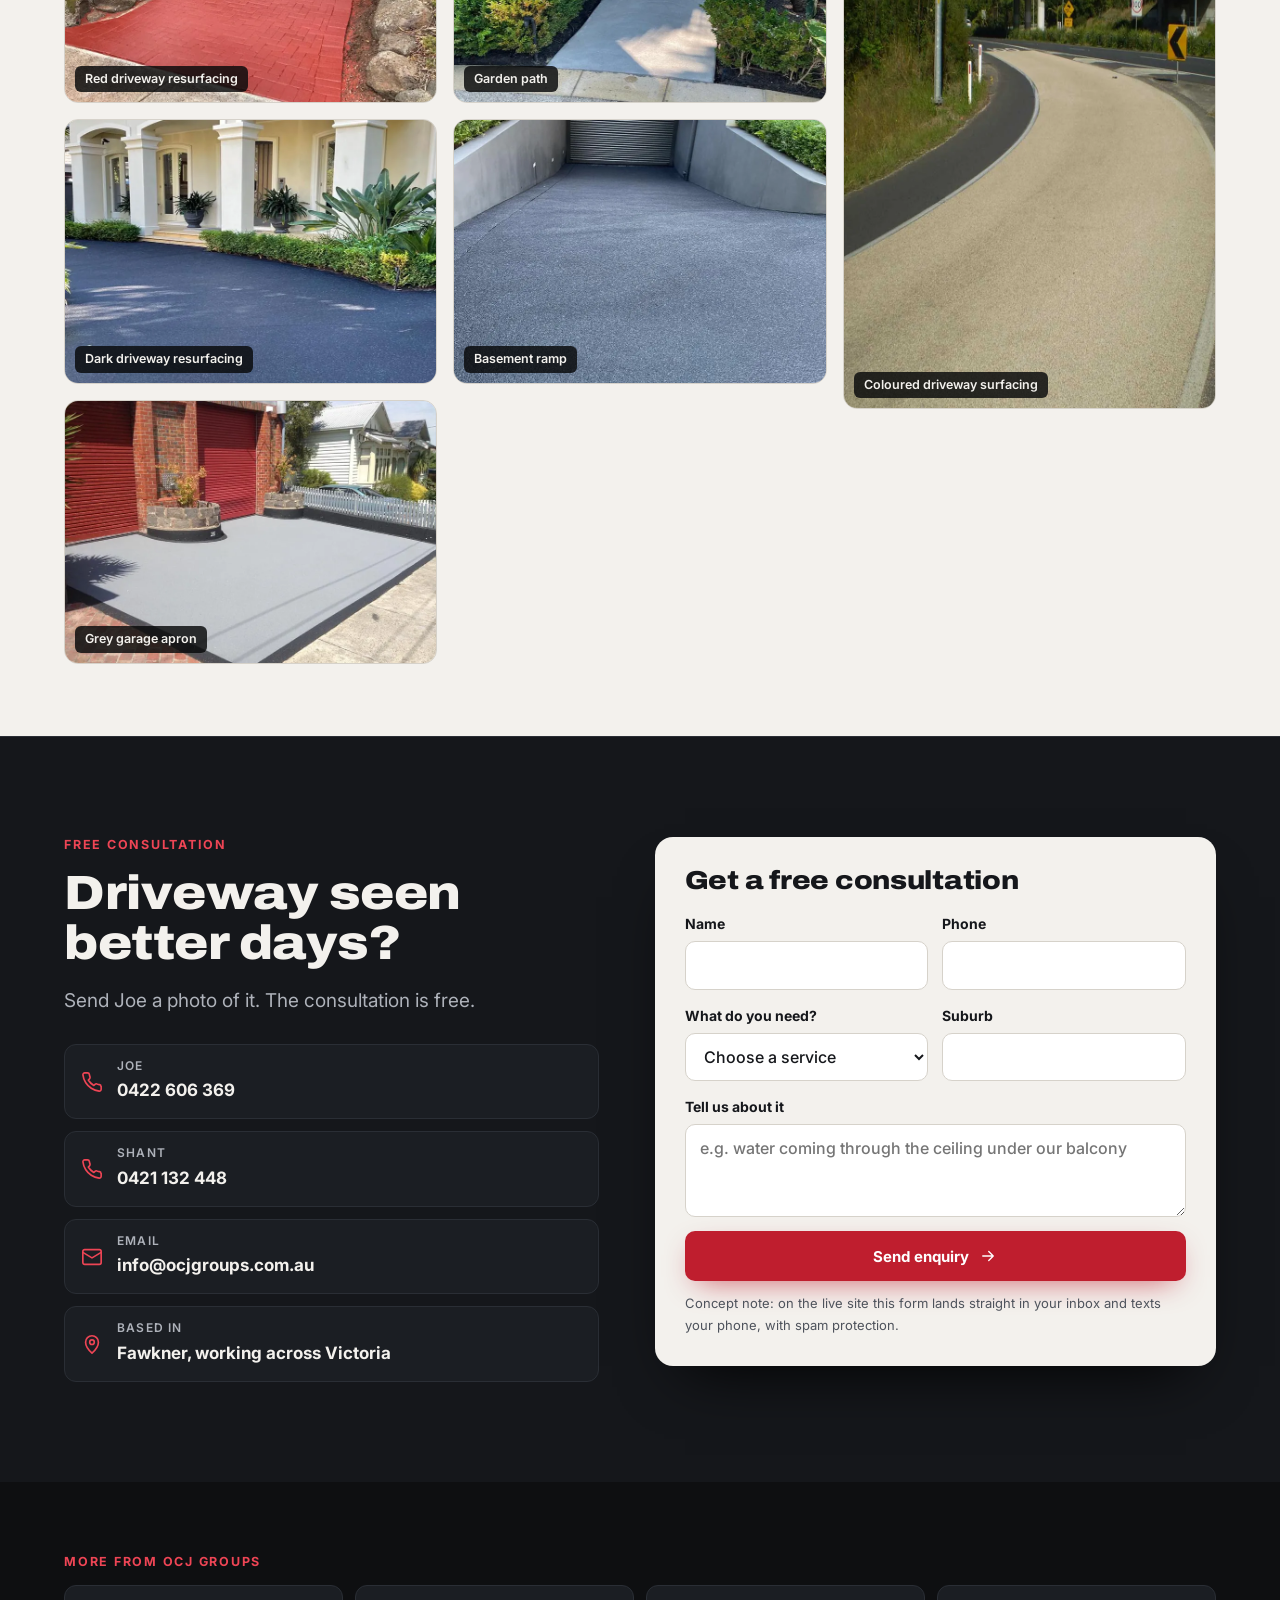
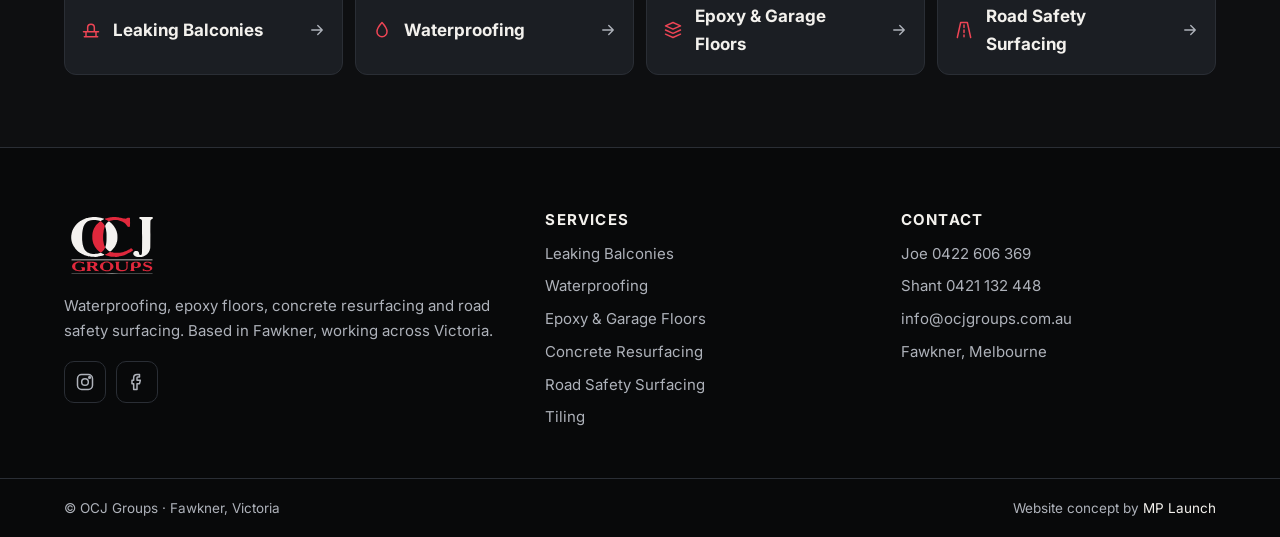
<file: concrete-resurfacing-melbourne.html>
<!DOCTYPE html>
<html lang="en-AU">
<head>
<meta charset="utf-8">
<meta name="viewport" content="width=device-width, initial-scale=1">
<meta name="robots" content="noindex, nofollow">
<title>Concrete Resurfacing Melbourne | Driveways & Paths | OCJ Groups</title>
<meta name="description" content="Concrete resurfacing in Melbourne from OCJ Groups. Tired driveways, paths, ramps and garage floors given a brand-new surface. Free consultation, based in Fawkner.">
<meta name="theme-color" content="#0E0F11">
<meta property="og:type" content="website">
<meta property="og:title" content="Concrete Resurfacing Melbourne | Driveways & Paths | OCJ Groups">
<meta property="og:description" content="Concrete resurfacing in Melbourne from OCJ Groups. Tired driveways, paths, ramps and garage floors given a brand-new surface. Free consultation, based in Fawkner.">
<link rel="icon" href="data:image/svg+xml,%3Csvg xmlns='http://www.w3.org/2000/svg' viewBox='0 0 64 64'%3E%3Crect width='64' height='64' rx='12' fill='%230E0F11'/%3E%3Ccircle cx='26' cy='32' r='15' fill='none' stroke='%23F3F1ED' stroke-width='6'/%3E%3Cpath d='M48 20a15 15 0 1 0 0 24' fill='none' stroke='%23E0283C' stroke-width='6'/%3E%3C/svg%3E">
<link rel="preconnect" href="https://fonts.googleapis.com">
<link rel="preconnect" href="https://fonts.gstatic.com" crossorigin>
<link href="https://fonts.googleapis.com/css2?family=Archivo:wdth,wght@100..125,500..900&family=Inter:wght@400;500;600;700&display=swap" rel="stylesheet">
<link rel="stylesheet" href="styles.css">
<script>document.documentElement.className+=" js";setTimeout(function(){document.documentElement.classList.add("rv-all")},2500);</script>
<script type="application/ld+json">{"@context":"https://schema.org","@type":"HomeAndConstructionBusiness","name":"OCJ Groups","url":"https://www.ocjgroups.com.au/","telephone":"+61422606369","email":"info@ocjgroups.com.au","address":{"@type":"PostalAddress","addressLocality":"Fawkner","addressRegion":"VIC","postalCode":"3060","addressCountry":"AU"},"areaServed":{"@type":"State","name":"Victoria"},"sameAs":["https://instagram.com/ocjgroups","https://www.facebook.com/OCJ-Groups-100625772271633"],"knowsAbout":["Waterproofing","Leaking balcony repair","Epoxy flooring","Concrete resurfacing","Road safety surfacing","Tiling"]}</script>
</head>
<body>
<a class="skip" href="#main">Skip to content</a>
<div class="topbar"><div class="wrap">
  <span class="hide-sm">Waterproofing &middot; Epoxy &middot; Concrete resurfacing &middot; Fawkner, Melbourne</span>
  <span>Call Joe <a href="tel:+61422606369">0422 606 369</a></span>
</div></div>
<header class="hdr">
  <div class="wrap hdr-in">
    <a class="lockup" href="index.html" aria-label="OCJ Groups, home"><img src="assets/logo-light.svg" width="74" height="51" alt="OCJ Groups"></a>
    <input type="checkbox" id="nav-t" aria-hidden="true">
    <label class="burger" for="nav-t" aria-label="Menu"><span></span><span></span><span></span></label>
    <nav class="nav" aria-label="Main">
      <a class="lnk" href="index.html">Home</a>
      <div class="dd">
        <a class="lnk" href="index.html#services" aria-current="page">Services</a>
        <div class="dd-menu"><a href="leaking-balcony-repair-melbourne.html"><svg class="ic" viewBox="0 0 24 24" fill="none" stroke="currentColor" stroke-width="1.8" stroke-linecap="round" stroke-linejoin="round" aria-hidden="true"><path d="M4 20h16M6 20v-6h12v6M3 14h18M8 14V9a4 4 0 0 1 8 0v5"/></svg>Leaking Balconies</a><a href="waterproofing-melbourne.html"><svg class="ic" viewBox="0 0 24 24" fill="none" stroke="currentColor" stroke-width="1.8" stroke-linecap="round" stroke-linejoin="round" aria-hidden="true"><path d="M12 3s6 6.5 6 11a6 6 0 0 1-12 0c0-4.5 6-11 6-11z"/></svg>Waterproofing</a><a href="epoxy-garage-floors-melbourne.html"><svg class="ic" viewBox="0 0 24 24" fill="none" stroke="currentColor" stroke-width="1.8" stroke-linecap="round" stroke-linejoin="round" aria-hidden="true"><path d="M3 17l9 4 9-4M3 12l9 4 9-4M12 3l9 4-9 4-9-4 9-4z"/></svg>Epoxy & Garage Floors</a><a href="concrete-resurfacing-melbourne.html"><svg class="ic" viewBox="0 0 24 24" fill="none" stroke="currentColor" stroke-width="1.8" stroke-linecap="round" stroke-linejoin="round" aria-hidden="true"><path d="M8 21L10 3M16 21L14 3M12 7v2M12 13v2M12 18v1"/></svg>Concrete Resurfacing</a><a href="road-safety-surfacing.html"><svg class="ic" viewBox="0 0 24 24" fill="none" stroke="currentColor" stroke-width="1.8" stroke-linecap="round" stroke-linejoin="round" aria-hidden="true"><path d="M4 21L8 3h8l4 18M12 6v3M12 12v3M12 18v2"/></svg>Road Safety Surfacing</a></div>
      </div>
      <a class="lnk" href="index.html#work">Our work</a>
      <a class="lnk" href="contact.html">Contact</a>
      <a class="btn btn-red" href="contact.html">Free consultation</a>
    </nav>
  </div>
</header>
<main id="main">
<section class="phero">
  <div class="wrap phero-in">
    <div data-r>
      <nav class="crumbs" aria-label="Breadcrumb"><a href="index.html">Home</a> / <a href="index.html#services">Services</a> / <span>Concrete Resurfacing</span></nav>
      <p class="eyebrow">Concrete resurfacing</p>
      <h1 class="h-hero h-page">Your driveway, <em>brand new again.</em></h1>
      <p class="lede">Stained, tired or faded concrete doesn't have to be dug up. Resurfacing puts a fresh new surface over the concrete you've already got: driveways, paths, ramps and garage floors.</p>
      <div class="ctas">
        <a class="btn btn-red" href="tel:+61422606369"><svg class="ic" viewBox="0 0 24 24" fill="none" stroke="currentColor" stroke-width="1.8" stroke-linecap="round" stroke-linejoin="round" aria-hidden="true"><path d="M22 16.9v3a2 2 0 0 1-2.2 2 19.8 19.8 0 0 1-8.6-3.1 19.5 19.5 0 0 1-6-6A19.8 19.8 0 0 1 2.1 4.2 2 2 0 0 1 4.1 2h3a2 2 0 0 1 2 1.7c.1.9.4 1.8.7 2.7a2 2 0 0 1-.5 2.1L8 9.8a16 16 0 0 0 6 6l1.3-1.3a2 2 0 0 1 2.1-.4c.9.3 1.8.6 2.7.7a2 2 0 0 1 1.7 2z"/></svg> Call Joe 0422 606 369</a>
        <a class="btn btn-ghost" href="#quote">Free consultation</a>
      </div>
    </div>
    <figure class="phero-img" data-r data-d="1"><img src="assets/drive-dark.webp" width="800" height="565" alt="Resurfaced driveway in front of a home" fetchpriority="high" decoding="async"></figure>
  </div>
</section>
<section class="sec">
  <div class="wrap split">
    <div data-r>
      <p class="eyebrow">Why resurface</p>
      <h2 class="h-sec">Don't dig it up. <em>Make it new.</em></h2>
      <p class="lede">Concrete that's stained, faded or just tired can be given a completely new surface. Driveways, paths, ramps and garage floors, in a range of colours.</p>
      <div class="surfaces"><span>Driveways</span><span>Paths</span><span>Garage floors</span><span>Ramps</span><span>Patios & aprons</span></div>
    </div>
    <div class="ba ba-2" data-r data-d="1">
      <figure><img src="assets/concrete-before.webp" width="480" height="640" alt="Tired, stained concrete before resurfacing" loading="lazy" decoding="async"><figcaption><b>Before</b> Tired concrete</figcaption></figure>
      <figure><img src="assets/drive-dark-2.webp" width="800" height="565" alt="Resurfaced driveway" loading="lazy" decoding="async"><figcaption><b>After</b> Resurfaced</figcaption></figure>
    </div>
  </div>
</section>
<section class="sec paper sec-tight">
  <div class="wrap">
    <div class="sec-head" data-r><p class="eyebrow">Recent resurfacing</p><h2 class="h-sec">Driveways and paths</h2></div>
    <div class="gallery"><figure data-r data-d="1"><img src="assets/drive-red.webp" width="800" height="565" alt="Red driveway resurfacing" loading="lazy" decoding="async"><figcaption>Red driveway resurfacing</figcaption></figure><figure data-r data-d="2"><img src="assets/drive-dark.webp" width="800" height="565" alt="Dark driveway resurfacing" loading="lazy" decoding="async"><figcaption>Dark driveway resurfacing</figcaption></figure><figure data-r data-d="3"><img src="assets/drive-grey.webp" width="800" height="565" alt="Grey garage apron" loading="lazy" decoding="async"><figcaption>Grey garage apron</figcaption></figure><figure data-r data-d="1"><img src="assets/path.webp" width="800" height="565" alt="Garden path" loading="lazy" decoding="async"><figcaption>Garden path</figcaption></figure><figure data-r data-d="2"><img src="assets/ramp.webp" width="800" height="565" alt="Basement ramp" loading="lazy" decoding="async"><figcaption>Basement ramp</figcaption></figure><figure data-r data-d="3"><img src="assets/road-curve.webp" width="800" height="1224" alt="Coloured driveway surfacing" loading="lazy" decoding="async"><figcaption>Coloured driveway surfacing</figcaption></figure></div>
  </div>
</section>

<section class="cta" id="quote">
  <div class="wrap cta-in">
    <div data-r>
      <p class="eyebrow">Free consultation</p>
      <h2 class="h-sec">Driveway seen better days?</h2>
      <p class="lede">Send Joe a photo of it. The consultation is free.</p>
      <div class="contact-lines">
        <a href="tel:+61422606369"><svg class="ic" viewBox="0 0 24 24" fill="none" stroke="currentColor" stroke-width="1.8" stroke-linecap="round" stroke-linejoin="round" aria-hidden="true"><path d="M22 16.9v3a2 2 0 0 1-2.2 2 19.8 19.8 0 0 1-8.6-3.1 19.5 19.5 0 0 1-6-6A19.8 19.8 0 0 1 2.1 4.2 2 2 0 0 1 4.1 2h3a2 2 0 0 1 2 1.7c.1.9.4 1.8.7 2.7a2 2 0 0 1-.5 2.1L8 9.8a16 16 0 0 0 6 6l1.3-1.3a2 2 0 0 1 2.1-.4c.9.3 1.8.6 2.7.7a2 2 0 0 1 1.7 2z"/></svg><span><small>Joe</small>0422 606 369</span></a>
        <a href="tel:+61421132448"><svg class="ic" viewBox="0 0 24 24" fill="none" stroke="currentColor" stroke-width="1.8" stroke-linecap="round" stroke-linejoin="round" aria-hidden="true"><path d="M22 16.9v3a2 2 0 0 1-2.2 2 19.8 19.8 0 0 1-8.6-3.1 19.5 19.5 0 0 1-6-6A19.8 19.8 0 0 1 2.1 4.2 2 2 0 0 1 4.1 2h3a2 2 0 0 1 2 1.7c.1.9.4 1.8.7 2.7a2 2 0 0 1-.5 2.1L8 9.8a16 16 0 0 0 6 6l1.3-1.3a2 2 0 0 1 2.1-.4c.9.3 1.8.6 2.7.7a2 2 0 0 1 1.7 2z"/></svg><span><small>Shant</small>0421 132 448</span></a>
        <a href="mailto:info@ocjgroups.com.au"><svg class="ic" viewBox="0 0 24 24" fill="none" stroke="currentColor" stroke-width="1.8" stroke-linecap="round" stroke-linejoin="round" aria-hidden="true"><rect x="2" y="4" width="20" height="16" rx="2"/><path d="M22 7l-10 6L2 7"/></svg><span><small>Email</small>info@ocjgroups.com.au</span></a>
        <div><svg class="ic" viewBox="0 0 24 24" fill="none" stroke="currentColor" stroke-width="1.8" stroke-linecap="round" stroke-linejoin="round" aria-hidden="true"><path d="M12 22s7-6.5 7-12a7 7 0 0 0-14 0c0 5.5 7 12 7 12z"/><circle cx="12" cy="10" r="2.5"/></svg><span><small>Based in</small>Fawkner, working across Victoria</span></div>
      </div>
    </div>
    <form class="form" data-r data-d="1" onsubmit="return false">
      <h3>Get a free consultation</h3>
      <div class="f-row">
        <div class="f-field"><label for="q-name">Name</label><input id="q-name" type="text" autocomplete="name"></div>
        <div class="f-field"><label for="q-phone">Phone</label><input id="q-phone" type="tel" autocomplete="tel"></div>
      </div>
      <div class="f-row">
        <div class="f-field"><label for="q-svc">What do you need?</label><select id="q-svc"><option value="">Choose a service</option><option>Leaking Balconies</option><option>Waterproofing</option><option>Epoxy & Garage Floors</option><option>Concrete Resurfacing</option><option>Road Safety Surfacing</option><option>Tiling</option><option>Something else</option></select></div>
        <div class="f-field"><label for="q-where">Suburb</label><input id="q-where" type="text" autocomplete="address-level2"></div>
      </div>
      <div class="f-field"><label for="q-msg">Tell us about it</label><textarea id="q-msg" rows="3" placeholder="e.g. water coming through the ceiling under our balcony"></textarea></div>
      <a class="btn btn-red btn-block" href="mailto:info@ocjgroups.com.au?subject=Free%20consultation%20request">Send enquiry <svg class="ic" viewBox="0 0 24 24" fill="none" stroke="currentColor" stroke-width="1.8" stroke-linecap="round" stroke-linejoin="round" aria-hidden="true"><path d="M5 12h14M13 6l6 6-6 6"/></svg></a>
      <p class="fnote">Concept note: on the live site this form lands straight in your inbox and texts your phone, with spam protection.</p>
    </form>
  </div>
</section>

<section class="sec sec-tight">
  <div class="wrap">
    <p class="eyebrow">More from OCJ Groups</p>
    <div class="more"><a href="leaking-balcony-repair-melbourne.html" data-r><svg class="ic" viewBox="0 0 24 24" fill="none" stroke="currentColor" stroke-width="1.8" stroke-linecap="round" stroke-linejoin="round" aria-hidden="true"><path d="M4 20h16M6 20v-6h12v6M3 14h18M8 14V9a4 4 0 0 1 8 0v5"/></svg><span>Leaking Balconies</span><svg class="ic go" viewBox="0 0 24 24" fill="none" stroke="currentColor" stroke-width="1.8" stroke-linecap="round" stroke-linejoin="round" aria-hidden="true"><path d="M5 12h14M13 6l6 6-6 6"/></svg></a><a href="waterproofing-melbourne.html" data-r><svg class="ic" viewBox="0 0 24 24" fill="none" stroke="currentColor" stroke-width="1.8" stroke-linecap="round" stroke-linejoin="round" aria-hidden="true"><path d="M12 3s6 6.5 6 11a6 6 0 0 1-12 0c0-4.5 6-11 6-11z"/></svg><span>Waterproofing</span><svg class="ic go" viewBox="0 0 24 24" fill="none" stroke="currentColor" stroke-width="1.8" stroke-linecap="round" stroke-linejoin="round" aria-hidden="true"><path d="M5 12h14M13 6l6 6-6 6"/></svg></a><a href="epoxy-garage-floors-melbourne.html" data-r><svg class="ic" viewBox="0 0 24 24" fill="none" stroke="currentColor" stroke-width="1.8" stroke-linecap="round" stroke-linejoin="round" aria-hidden="true"><path d="M3 17l9 4 9-4M3 12l9 4 9-4M12 3l9 4-9 4-9-4 9-4z"/></svg><span>Epoxy & Garage Floors</span><svg class="ic go" viewBox="0 0 24 24" fill="none" stroke="currentColor" stroke-width="1.8" stroke-linecap="round" stroke-linejoin="round" aria-hidden="true"><path d="M5 12h14M13 6l6 6-6 6"/></svg></a><a href="road-safety-surfacing.html" data-r><svg class="ic" viewBox="0 0 24 24" fill="none" stroke="currentColor" stroke-width="1.8" stroke-linecap="round" stroke-linejoin="round" aria-hidden="true"><path d="M4 21L8 3h8l4 18M12 6v3M12 12v3M12 18v2"/></svg><span>Road Safety Surfacing</span><svg class="ic go" viewBox="0 0 24 24" fill="none" stroke="currentColor" stroke-width="1.8" stroke-linecap="round" stroke-linejoin="round" aria-hidden="true"><path d="M5 12h14M13 6l6 6-6 6"/></svg></a></div>
  </div>
</section>

</main>
<footer class="ftr">
  <div class="wrap ftr-in">
    <div>
      <a class="lockup" href="index.html"><img src="assets/logo-light.svg" width="96" height="66" alt="OCJ Groups"></a>
      <p>Waterproofing, epoxy floors, concrete resurfacing and road safety surfacing. Based in Fawkner, working across Victoria.</p>
      <div class="socials">
        <a href="https://instagram.com/ocjgroups" target="_blank" rel="noopener" aria-label="OCJ Groups on Instagram"><svg class="ic" viewBox="0 0 24 24" fill="none" stroke="currentColor" stroke-width="1.8" stroke-linecap="round" stroke-linejoin="round" aria-hidden="true"><rect x="3" y="3" width="18" height="18" rx="5"/><circle cx="12" cy="12" r="4"/><circle cx="17.5" cy="6.5" r="1"/></svg></a>
        <a href="https://www.facebook.com/OCJ-Groups-100625772271633" target="_blank" rel="noopener" aria-label="OCJ Groups on Facebook"><svg class="ic" viewBox="0 0 24 24" fill="none" stroke="currentColor" stroke-width="1.8" stroke-linecap="round" stroke-linejoin="round" aria-hidden="true"><path d="M15 3h-3a4 4 0 0 0-4 4v3H6v4h2v7h4v-7h3l1-4h-4V7a1 1 0 0 1 1-1h2z"/></svg></a>
      </div>
    </div>
    <div>
      <h4>Services</h4>
      <ul><li><a href="leaking-balcony-repair-melbourne.html">Leaking Balconies</a></li><li><a href="waterproofing-melbourne.html">Waterproofing</a></li><li><a href="epoxy-garage-floors-melbourne.html">Epoxy & Garage Floors</a></li><li><a href="concrete-resurfacing-melbourne.html">Concrete Resurfacing</a></li><li><a href="road-safety-surfacing.html">Road Safety Surfacing</a></li><li><a href="index.html#services">Tiling</a></li></ul>
    </div>
    <div>
      <h4>Contact</h4>
      <ul>
        <li><a href="tel:+61422606369">Joe 0422 606 369</a></li>
        <li><a href="tel:+61421132448">Shant 0421 132 448</a></li>
        <li><a href="mailto:info@ocjgroups.com.au">info@ocjgroups.com.au</a></li>
        <li><a href="contact.html">Fawkner, Melbourne</a></li>
      </ul>
    </div>
  </div>
  <div class="ftr-bar"><div class="wrap">
    <span>&copy; OCJ Groups &middot; Fawkner, Victoria</span>
    <span>Website concept by <a href="https://mplaunch.com.au">MP Launch</a></span>
  </div></div>
</footer>
<div class="mbar">
  <a class="btn btn-red" href="tel:+61422606369"><svg class="ic" viewBox="0 0 24 24" fill="none" stroke="currentColor" stroke-width="1.8" stroke-linecap="round" stroke-linejoin="round" aria-hidden="true"><path d="M22 16.9v3a2 2 0 0 1-2.2 2 19.8 19.8 0 0 1-8.6-3.1 19.5 19.5 0 0 1-6-6A19.8 19.8 0 0 1 2.1 4.2 2 2 0 0 1 4.1 2h3a2 2 0 0 1 2 1.7c.1.9.4 1.8.7 2.7a2 2 0 0 1-.5 2.1L8 9.8a16 16 0 0 0 6 6l1.3-1.3a2 2 0 0 1 2.1-.4c.9.3 1.8.6 2.7.7a2 2 0 0 1 1.7 2z"/></svg> Call Joe</a>
  <a class="btn btn-ghost" href="contact.html">Free consultation</a>
</div>
<a class="ribbon" href="https://mplaunch.com.au"><i></i>Design concept &middot; MP Launch</a>
<script>
(function(){var els=document.querySelectorAll('[data-r]');if(!('IntersectionObserver' in window)){els.forEach(function(e){e.classList.add('in')});return}
var io=new IntersectionObserver(function(es){es.forEach(function(e){if(e.isIntersecting){e.target.classList.add('in');io.unobserve(e.target)}})},{rootMargin:'0px 0px -6% 0px'});
els.forEach(function(e){io.observe(e)});
document.querySelectorAll('.nav a').forEach(function(a){a.addEventListener('click',function(){var t=document.getElementById('nav-t');if(t)t.checked=false})});})();
</script>
<script>
(function(){try{
  if(navigator.webdriver)return;
  var v=new URLSearchParams(location.search).get('v');
  if(!v)return;
  var slug="ocj-groups-preview", label="Joe - OCJ Groups", phone="+61422606369";
  var k="mpl_seen_"+slug, last=+localStorage.getItem(k)||0;
  if(Date.now()-last<432e5)return;
  var fired=false,dwell=0,t=null;
  function live(){return document.visibilityState==="visible";}
  function send(how){
    if(fired||!live())return; fired=true; if(t)clearInterval(t);
    localStorage.setItem(k,String(Date.now()));
    new Image().src="https://mplaunch.com.au/api/preview-view?slug="+encodeURIComponent(slug)
      +"&label="+encodeURIComponent(label)+"&phone="+encodeURIComponent(phone)
      +"&src="+encodeURIComponent(v)+"&via="+how+"&t="+Date.now();
  }
  function start(){
    t=setInterval(function(){if(!live())return; dwell+=500; if(dwell>=5000)send("dwell");},500);
    ["pointerdown","scroll","keydown"].forEach(function(e){
      addEventListener(e,function(){send("interaction");},{once:true,passive:true});});
  }
  if(document.prerendering){document.addEventListener("prerenderingchange",start,{once:true});}
  else{start();}
}catch(e){}})();
</script>
</body>
</html>
</file>
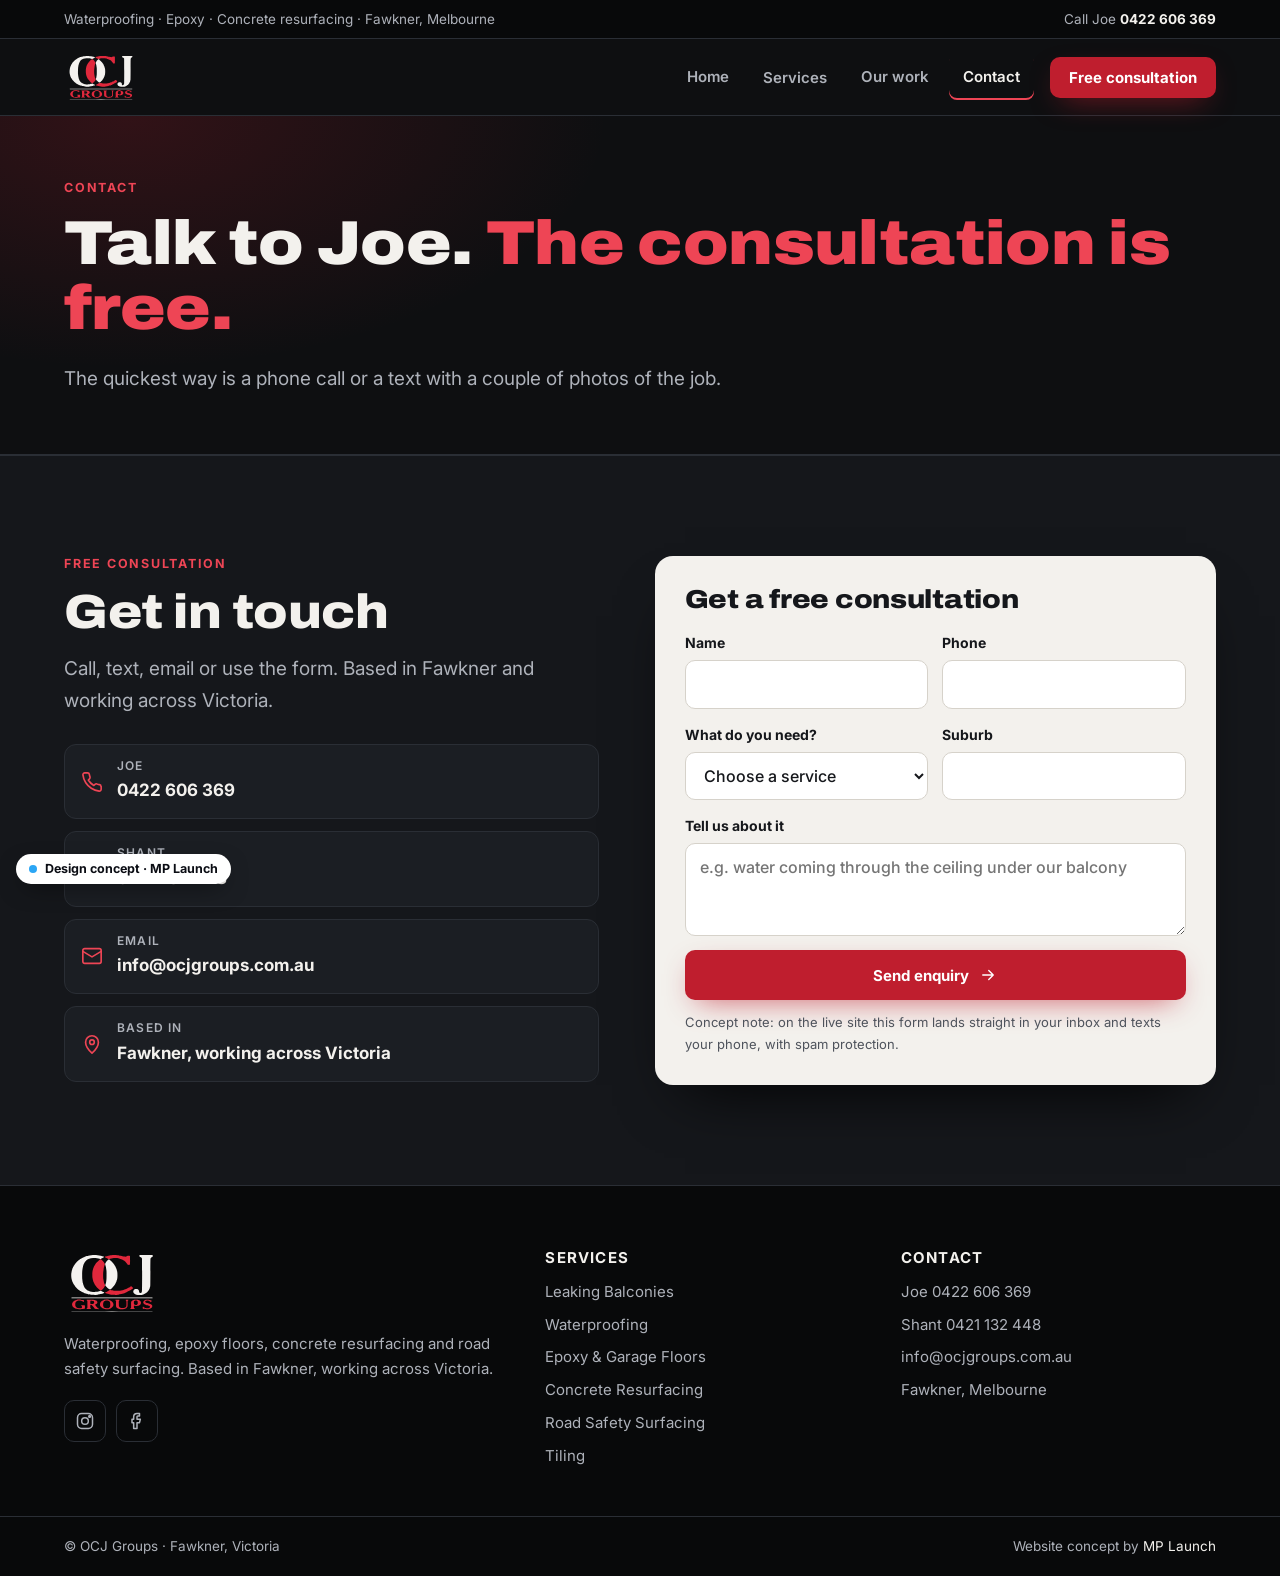
<file: contact.html>
<!DOCTYPE html>
<html lang="en-AU">
<head>
<meta charset="utf-8">
<meta name="viewport" content="width=device-width, initial-scale=1">
<meta name="robots" content="noindex, nofollow">
<title>Contact OCJ Groups | Free Consultation | Fawkner, Melbourne</title>
<meta name="description" content="Contact OCJ Groups for a free consultation on waterproofing, leaking balconies, epoxy floors, concrete resurfacing and road safety surfacing. Call Joe on 0422 606 369.">
<meta name="theme-color" content="#0E0F11">
<meta property="og:type" content="website">
<meta property="og:title" content="Contact OCJ Groups | Free Consultation | Fawkner, Melbourne">
<meta property="og:description" content="Contact OCJ Groups for a free consultation on waterproofing, leaking balconies, epoxy floors, concrete resurfacing and road safety surfacing. Call Joe on 0422 606 369.">
<link rel="icon" href="data:image/svg+xml,%3Csvg xmlns='http://www.w3.org/2000/svg' viewBox='0 0 64 64'%3E%3Crect width='64' height='64' rx='12' fill='%230E0F11'/%3E%3Ccircle cx='26' cy='32' r='15' fill='none' stroke='%23F3F1ED' stroke-width='6'/%3E%3Cpath d='M48 20a15 15 0 1 0 0 24' fill='none' stroke='%23E0283C' stroke-width='6'/%3E%3C/svg%3E">
<link rel="preconnect" href="https://fonts.googleapis.com">
<link rel="preconnect" href="https://fonts.gstatic.com" crossorigin>
<link href="https://fonts.googleapis.com/css2?family=Archivo:wdth,wght@100..125,500..900&family=Inter:wght@400;500;600;700&display=swap" rel="stylesheet">
<link rel="stylesheet" href="styles.css">
<script>document.documentElement.className+=" js";setTimeout(function(){document.documentElement.classList.add("rv-all")},2500);</script>
<script type="application/ld+json">{"@context":"https://schema.org","@type":"HomeAndConstructionBusiness","name":"OCJ Groups","url":"https://www.ocjgroups.com.au/","telephone":"+61422606369","email":"info@ocjgroups.com.au","address":{"@type":"PostalAddress","addressLocality":"Fawkner","addressRegion":"VIC","postalCode":"3060","addressCountry":"AU"},"areaServed":{"@type":"State","name":"Victoria"},"sameAs":["https://instagram.com/ocjgroups","https://www.facebook.com/OCJ-Groups-100625772271633"],"knowsAbout":["Waterproofing","Leaking balcony repair","Epoxy flooring","Concrete resurfacing","Road safety surfacing","Tiling"]}</script>
</head>
<body>
<a class="skip" href="#main">Skip to content</a>
<div class="topbar"><div class="wrap">
  <span class="hide-sm">Waterproofing &middot; Epoxy &middot; Concrete resurfacing &middot; Fawkner, Melbourne</span>
  <span>Call Joe <a href="tel:+61422606369">0422 606 369</a></span>
</div></div>
<header class="hdr">
  <div class="wrap hdr-in">
    <a class="lockup" href="index.html" aria-label="OCJ Groups, home"><img src="assets/logo-light.svg" width="74" height="51" alt="OCJ Groups"></a>
    <input type="checkbox" id="nav-t" aria-hidden="true">
    <label class="burger" for="nav-t" aria-label="Menu"><span></span><span></span><span></span></label>
    <nav class="nav" aria-label="Main">
      <a class="lnk" href="index.html">Home</a>
      <div class="dd">
        <a class="lnk" href="index.html#services">Services</a>
        <div class="dd-menu"><a href="leaking-balcony-repair-melbourne.html"><svg class="ic" viewBox="0 0 24 24" fill="none" stroke="currentColor" stroke-width="1.8" stroke-linecap="round" stroke-linejoin="round" aria-hidden="true"><path d="M4 20h16M6 20v-6h12v6M3 14h18M8 14V9a4 4 0 0 1 8 0v5"/></svg>Leaking Balconies</a><a href="waterproofing-melbourne.html"><svg class="ic" viewBox="0 0 24 24" fill="none" stroke="currentColor" stroke-width="1.8" stroke-linecap="round" stroke-linejoin="round" aria-hidden="true"><path d="M12 3s6 6.5 6 11a6 6 0 0 1-12 0c0-4.5 6-11 6-11z"/></svg>Waterproofing</a><a href="epoxy-garage-floors-melbourne.html"><svg class="ic" viewBox="0 0 24 24" fill="none" stroke="currentColor" stroke-width="1.8" stroke-linecap="round" stroke-linejoin="round" aria-hidden="true"><path d="M3 17l9 4 9-4M3 12l9 4 9-4M12 3l9 4-9 4-9-4 9-4z"/></svg>Epoxy & Garage Floors</a><a href="concrete-resurfacing-melbourne.html"><svg class="ic" viewBox="0 0 24 24" fill="none" stroke="currentColor" stroke-width="1.8" stroke-linecap="round" stroke-linejoin="round" aria-hidden="true"><path d="M8 21L10 3M16 21L14 3M12 7v2M12 13v2M12 18v1"/></svg>Concrete Resurfacing</a><a href="road-safety-surfacing.html"><svg class="ic" viewBox="0 0 24 24" fill="none" stroke="currentColor" stroke-width="1.8" stroke-linecap="round" stroke-linejoin="round" aria-hidden="true"><path d="M4 21L8 3h8l4 18M12 6v3M12 12v3M12 18v2"/></svg>Road Safety Surfacing</a></div>
      </div>
      <a class="lnk" href="index.html#work">Our work</a>
      <a class="lnk" href="contact.html" aria-current="page">Contact</a>
      <a class="btn btn-red" href="contact.html">Free consultation</a>
    </nav>
  </div>
</header>
<main id="main">
<section class="phero phero-slim">
  <div class="wrap">
    <div data-r>
      <p class="eyebrow">Contact</p>
      <h1 class="h-hero h-page">Talk to Joe. <em>The consultation is free.</em></h1>
      <p class="lede">The quickest way is a phone call or a text with a couple of photos of the job.</p>
    </div>
  </div>
</section>

<section class="cta" id="quote">
  <div class="wrap cta-in">
    <div data-r>
      <p class="eyebrow">Free consultation</p>
      <h2 class="h-sec">Get in touch</h2>
      <p class="lede">Call, text, email or use the form. Based in Fawkner and working across Victoria.</p>
      <div class="contact-lines">
        <a href="tel:+61422606369"><svg class="ic" viewBox="0 0 24 24" fill="none" stroke="currentColor" stroke-width="1.8" stroke-linecap="round" stroke-linejoin="round" aria-hidden="true"><path d="M22 16.9v3a2 2 0 0 1-2.2 2 19.8 19.8 0 0 1-8.6-3.1 19.5 19.5 0 0 1-6-6A19.8 19.8 0 0 1 2.1 4.2 2 2 0 0 1 4.1 2h3a2 2 0 0 1 2 1.7c.1.9.4 1.8.7 2.7a2 2 0 0 1-.5 2.1L8 9.8a16 16 0 0 0 6 6l1.3-1.3a2 2 0 0 1 2.1-.4c.9.3 1.8.6 2.7.7a2 2 0 0 1 1.7 2z"/></svg><span><small>Joe</small>0422 606 369</span></a>
        <a href="tel:+61421132448"><svg class="ic" viewBox="0 0 24 24" fill="none" stroke="currentColor" stroke-width="1.8" stroke-linecap="round" stroke-linejoin="round" aria-hidden="true"><path d="M22 16.9v3a2 2 0 0 1-2.2 2 19.8 19.8 0 0 1-8.6-3.1 19.5 19.5 0 0 1-6-6A19.8 19.8 0 0 1 2.1 4.2 2 2 0 0 1 4.1 2h3a2 2 0 0 1 2 1.7c.1.9.4 1.8.7 2.7a2 2 0 0 1-.5 2.1L8 9.8a16 16 0 0 0 6 6l1.3-1.3a2 2 0 0 1 2.1-.4c.9.3 1.8.6 2.7.7a2 2 0 0 1 1.7 2z"/></svg><span><small>Shant</small>0421 132 448</span></a>
        <a href="mailto:info@ocjgroups.com.au"><svg class="ic" viewBox="0 0 24 24" fill="none" stroke="currentColor" stroke-width="1.8" stroke-linecap="round" stroke-linejoin="round" aria-hidden="true"><rect x="2" y="4" width="20" height="16" rx="2"/><path d="M22 7l-10 6L2 7"/></svg><span><small>Email</small>info@ocjgroups.com.au</span></a>
        <div><svg class="ic" viewBox="0 0 24 24" fill="none" stroke="currentColor" stroke-width="1.8" stroke-linecap="round" stroke-linejoin="round" aria-hidden="true"><path d="M12 22s7-6.5 7-12a7 7 0 0 0-14 0c0 5.5 7 12 7 12z"/><circle cx="12" cy="10" r="2.5"/></svg><span><small>Based in</small>Fawkner, working across Victoria</span></div>
      </div>
    </div>
    <form class="form" data-r data-d="1" onsubmit="return false">
      <h3>Get a free consultation</h3>
      <div class="f-row">
        <div class="f-field"><label for="q-name">Name</label><input id="q-name" type="text" autocomplete="name"></div>
        <div class="f-field"><label for="q-phone">Phone</label><input id="q-phone" type="tel" autocomplete="tel"></div>
      </div>
      <div class="f-row">
        <div class="f-field"><label for="q-svc">What do you need?</label><select id="q-svc"><option value="">Choose a service</option><option>Leaking Balconies</option><option>Waterproofing</option><option>Epoxy & Garage Floors</option><option>Concrete Resurfacing</option><option>Road Safety Surfacing</option><option>Tiling</option><option>Something else</option></select></div>
        <div class="f-field"><label for="q-where">Suburb</label><input id="q-where" type="text" autocomplete="address-level2"></div>
      </div>
      <div class="f-field"><label for="q-msg">Tell us about it</label><textarea id="q-msg" rows="3" placeholder="e.g. water coming through the ceiling under our balcony"></textarea></div>
      <a class="btn btn-red btn-block" href="mailto:info@ocjgroups.com.au?subject=Free%20consultation%20request">Send enquiry <svg class="ic" viewBox="0 0 24 24" fill="none" stroke="currentColor" stroke-width="1.8" stroke-linecap="round" stroke-linejoin="round" aria-hidden="true"><path d="M5 12h14M13 6l6 6-6 6"/></svg></a>
      <p class="fnote">Concept note: on the live site this form lands straight in your inbox and texts your phone, with spam protection.</p>
    </form>
  </div>
</section>

</main>
<footer class="ftr">
  <div class="wrap ftr-in">
    <div>
      <a class="lockup" href="index.html"><img src="assets/logo-light.svg" width="96" height="66" alt="OCJ Groups"></a>
      <p>Waterproofing, epoxy floors, concrete resurfacing and road safety surfacing. Based in Fawkner, working across Victoria.</p>
      <div class="socials">
        <a href="https://instagram.com/ocjgroups" target="_blank" rel="noopener" aria-label="OCJ Groups on Instagram"><svg class="ic" viewBox="0 0 24 24" fill="none" stroke="currentColor" stroke-width="1.8" stroke-linecap="round" stroke-linejoin="round" aria-hidden="true"><rect x="3" y="3" width="18" height="18" rx="5"/><circle cx="12" cy="12" r="4"/><circle cx="17.5" cy="6.5" r="1"/></svg></a>
        <a href="https://www.facebook.com/OCJ-Groups-100625772271633" target="_blank" rel="noopener" aria-label="OCJ Groups on Facebook"><svg class="ic" viewBox="0 0 24 24" fill="none" stroke="currentColor" stroke-width="1.8" stroke-linecap="round" stroke-linejoin="round" aria-hidden="true"><path d="M15 3h-3a4 4 0 0 0-4 4v3H6v4h2v7h4v-7h3l1-4h-4V7a1 1 0 0 1 1-1h2z"/></svg></a>
      </div>
    </div>
    <div>
      <h4>Services</h4>
      <ul><li><a href="leaking-balcony-repair-melbourne.html">Leaking Balconies</a></li><li><a href="waterproofing-melbourne.html">Waterproofing</a></li><li><a href="epoxy-garage-floors-melbourne.html">Epoxy & Garage Floors</a></li><li><a href="concrete-resurfacing-melbourne.html">Concrete Resurfacing</a></li><li><a href="road-safety-surfacing.html">Road Safety Surfacing</a></li><li><a href="index.html#services">Tiling</a></li></ul>
    </div>
    <div>
      <h4>Contact</h4>
      <ul>
        <li><a href="tel:+61422606369">Joe 0422 606 369</a></li>
        <li><a href="tel:+61421132448">Shant 0421 132 448</a></li>
        <li><a href="mailto:info@ocjgroups.com.au">info@ocjgroups.com.au</a></li>
        <li><a href="contact.html">Fawkner, Melbourne</a></li>
      </ul>
    </div>
  </div>
  <div class="ftr-bar"><div class="wrap">
    <span>&copy; OCJ Groups &middot; Fawkner, Victoria</span>
    <span>Website concept by <a href="https://mplaunch.com.au">MP Launch</a></span>
  </div></div>
</footer>
<div class="mbar">
  <a class="btn btn-red" href="tel:+61422606369"><svg class="ic" viewBox="0 0 24 24" fill="none" stroke="currentColor" stroke-width="1.8" stroke-linecap="round" stroke-linejoin="round" aria-hidden="true"><path d="M22 16.9v3a2 2 0 0 1-2.2 2 19.8 19.8 0 0 1-8.6-3.1 19.5 19.5 0 0 1-6-6A19.8 19.8 0 0 1 2.1 4.2 2 2 0 0 1 4.1 2h3a2 2 0 0 1 2 1.7c.1.9.4 1.8.7 2.7a2 2 0 0 1-.5 2.1L8 9.8a16 16 0 0 0 6 6l1.3-1.3a2 2 0 0 1 2.1-.4c.9.3 1.8.6 2.7.7a2 2 0 0 1 1.7 2z"/></svg> Call Joe</a>
  <a class="btn btn-ghost" href="contact.html">Free consultation</a>
</div>
<a class="ribbon" href="https://mplaunch.com.au"><i></i>Design concept &middot; MP Launch</a>
<script>
(function(){var els=document.querySelectorAll('[data-r]');if(!('IntersectionObserver' in window)){els.forEach(function(e){e.classList.add('in')});return}
var io=new IntersectionObserver(function(es){es.forEach(function(e){if(e.isIntersecting){e.target.classList.add('in');io.unobserve(e.target)}})},{rootMargin:'0px 0px -6% 0px'});
els.forEach(function(e){io.observe(e)});
document.querySelectorAll('.nav a').forEach(function(a){a.addEventListener('click',function(){var t=document.getElementById('nav-t');if(t)t.checked=false})});})();
</script>
<script>
(function(){try{
  if(navigator.webdriver)return;
  var v=new URLSearchParams(location.search).get('v');
  if(!v)return;
  var slug="ocj-groups-preview", label="Joe - OCJ Groups", phone="+61422606369";
  var k="mpl_seen_"+slug, last=+localStorage.getItem(k)||0;
  if(Date.now()-last<432e5)return;
  var fired=false,dwell=0,t=null;
  function live(){return document.visibilityState==="visible";}
  function send(how){
    if(fired||!live())return; fired=true; if(t)clearInterval(t);
    localStorage.setItem(k,String(Date.now()));
    new Image().src="https://mplaunch.com.au/api/preview-view?slug="+encodeURIComponent(slug)
      +"&label="+encodeURIComponent(label)+"&phone="+encodeURIComponent(phone)
      +"&src="+encodeURIComponent(v)+"&via="+how+"&t="+Date.now();
  }
  function start(){
    t=setInterval(function(){if(!live())return; dwell+=500; if(dwell>=5000)send("dwell");},500);
    ["pointerdown","scroll","keydown"].forEach(function(e){
      addEventListener(e,function(){send("interaction");},{once:true,passive:true});});
  }
  if(document.prerendering){document.addEventListener("prerenderingchange",start,{once:true});}
  else{start();}
}catch(e){}})();
</script>
</body>
</html>
</file>
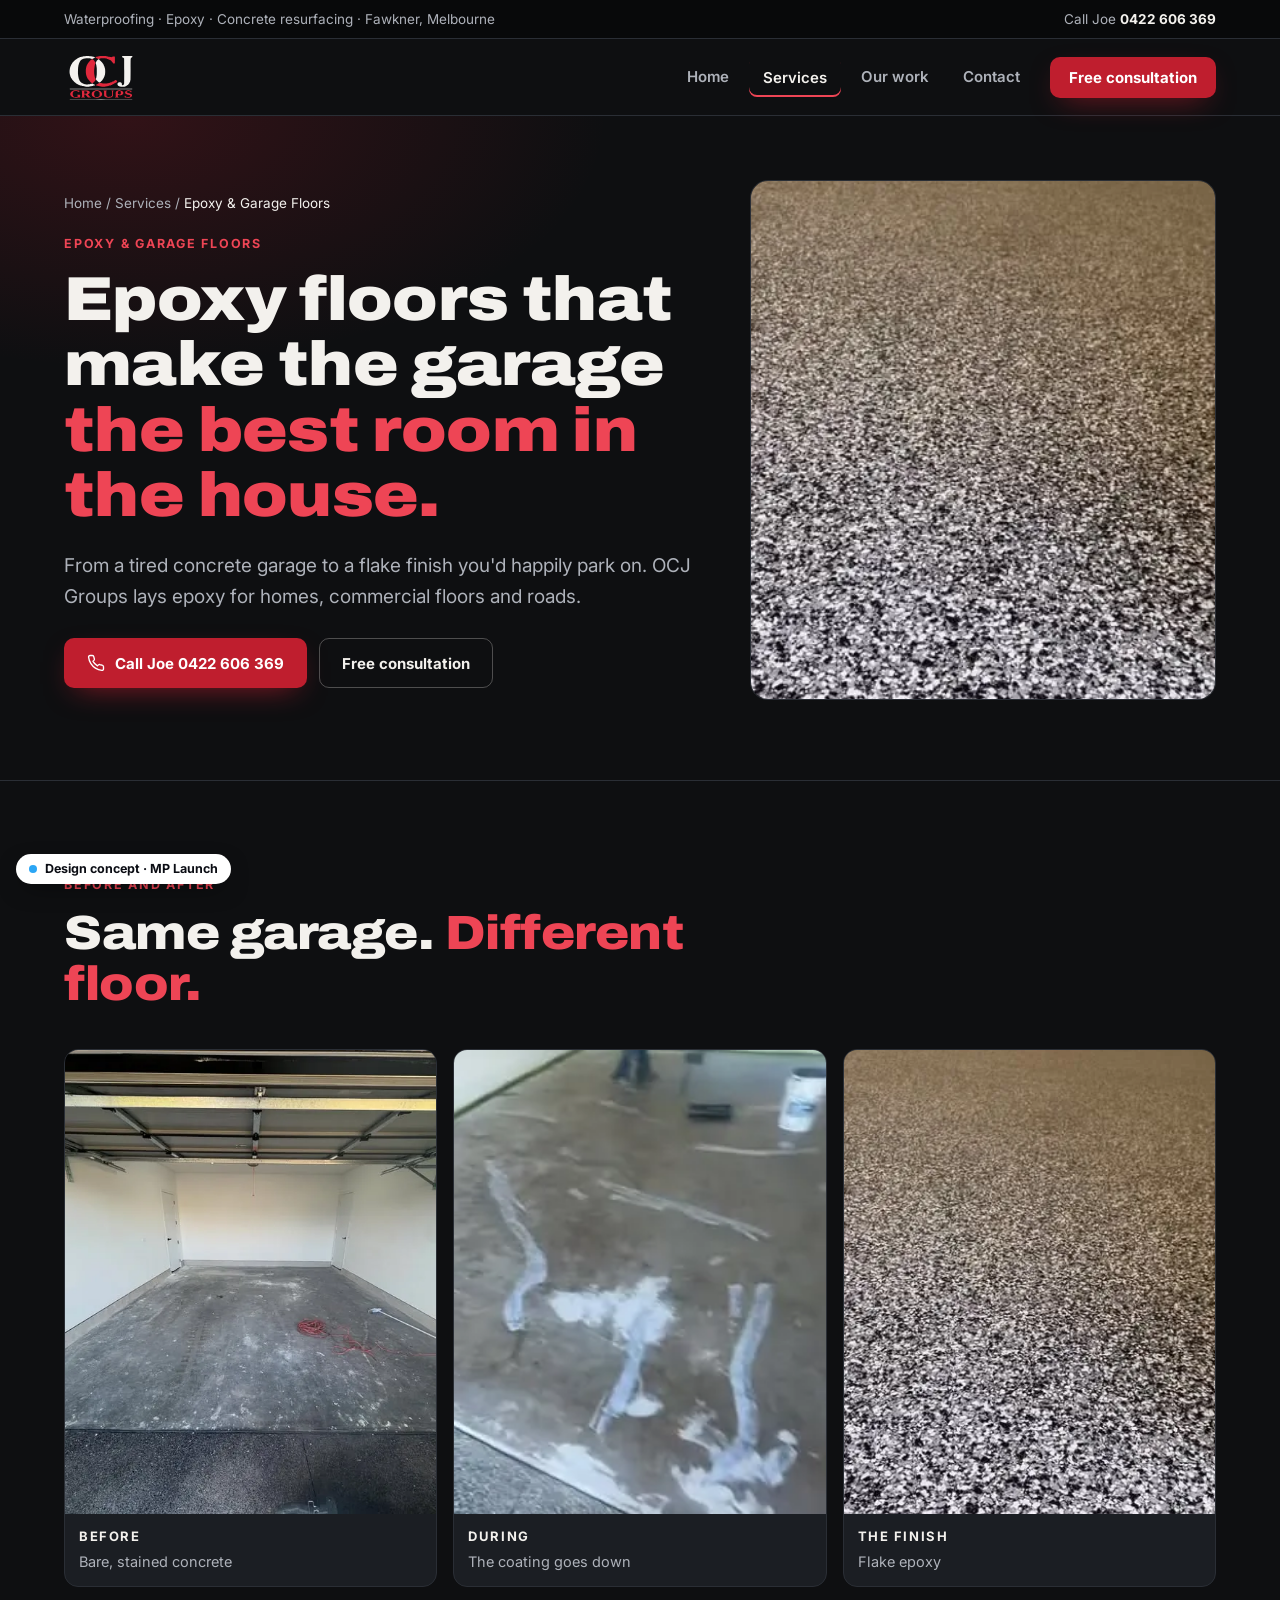
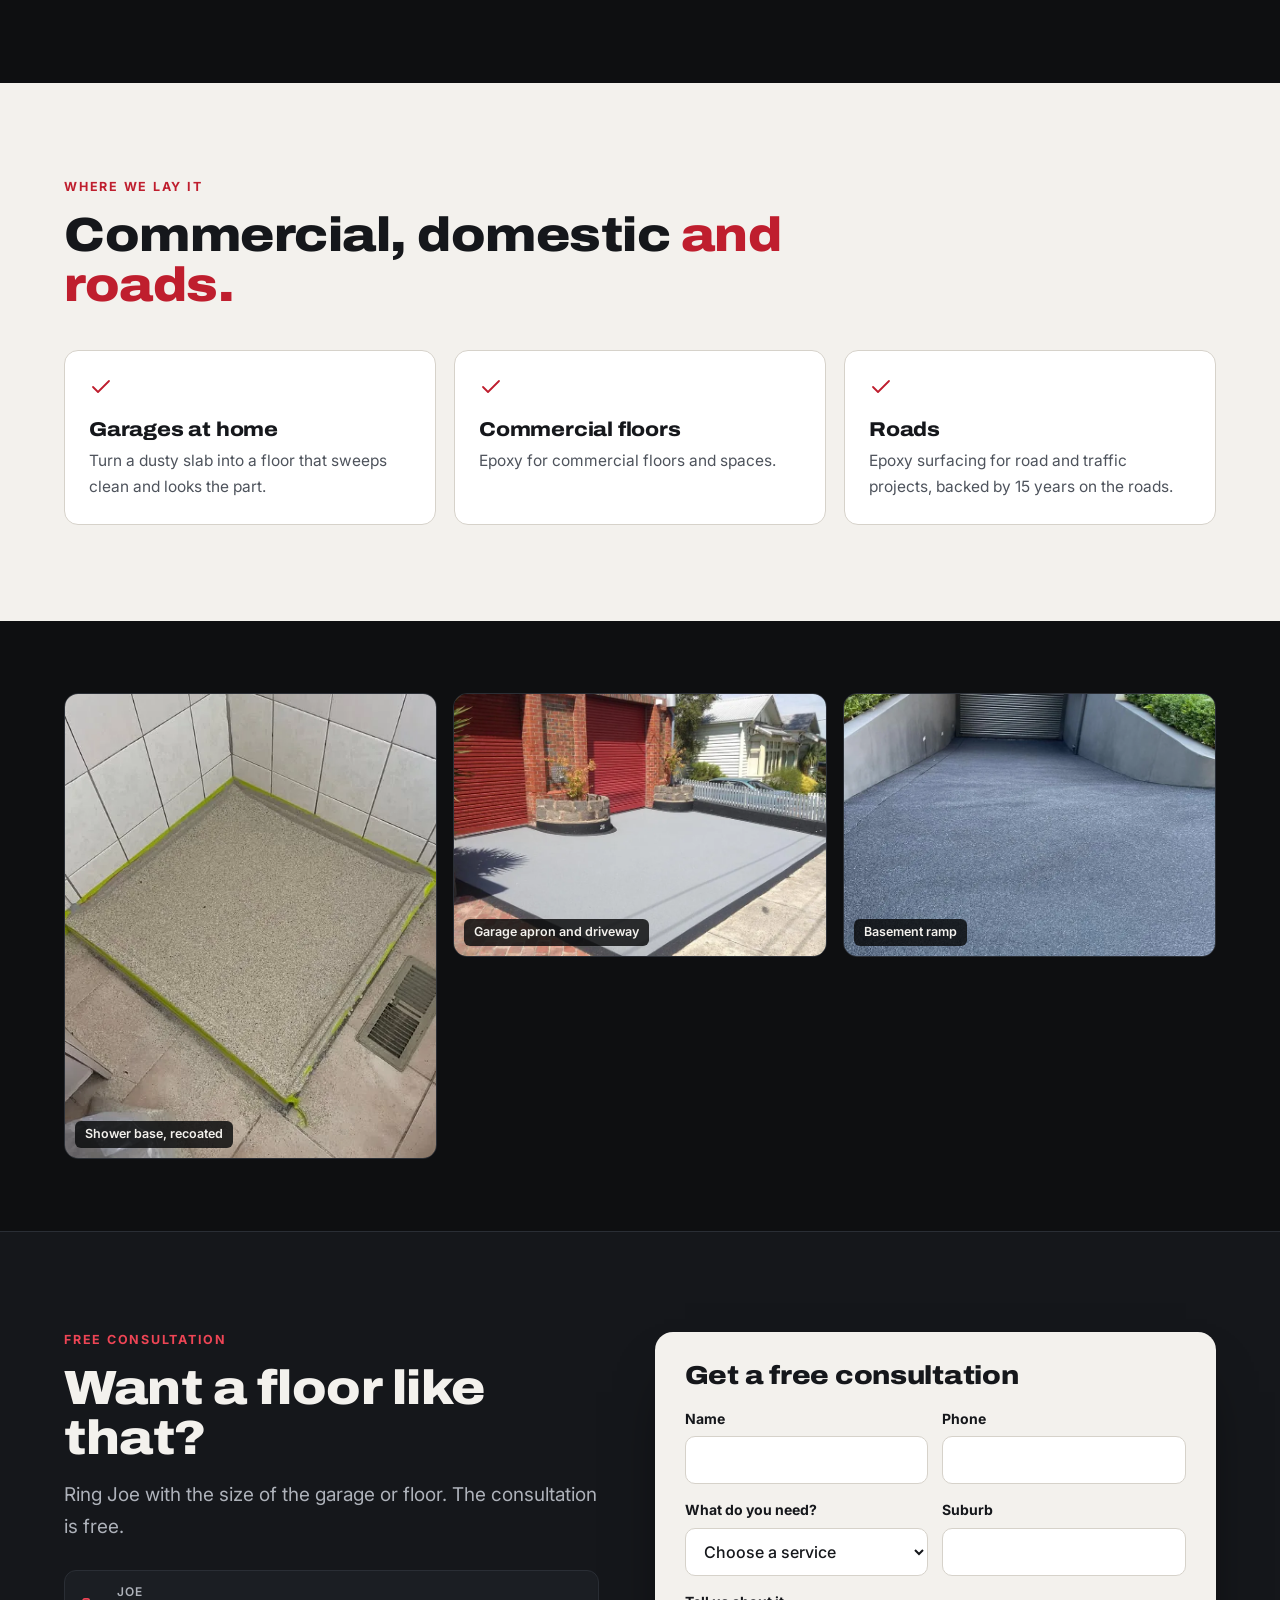
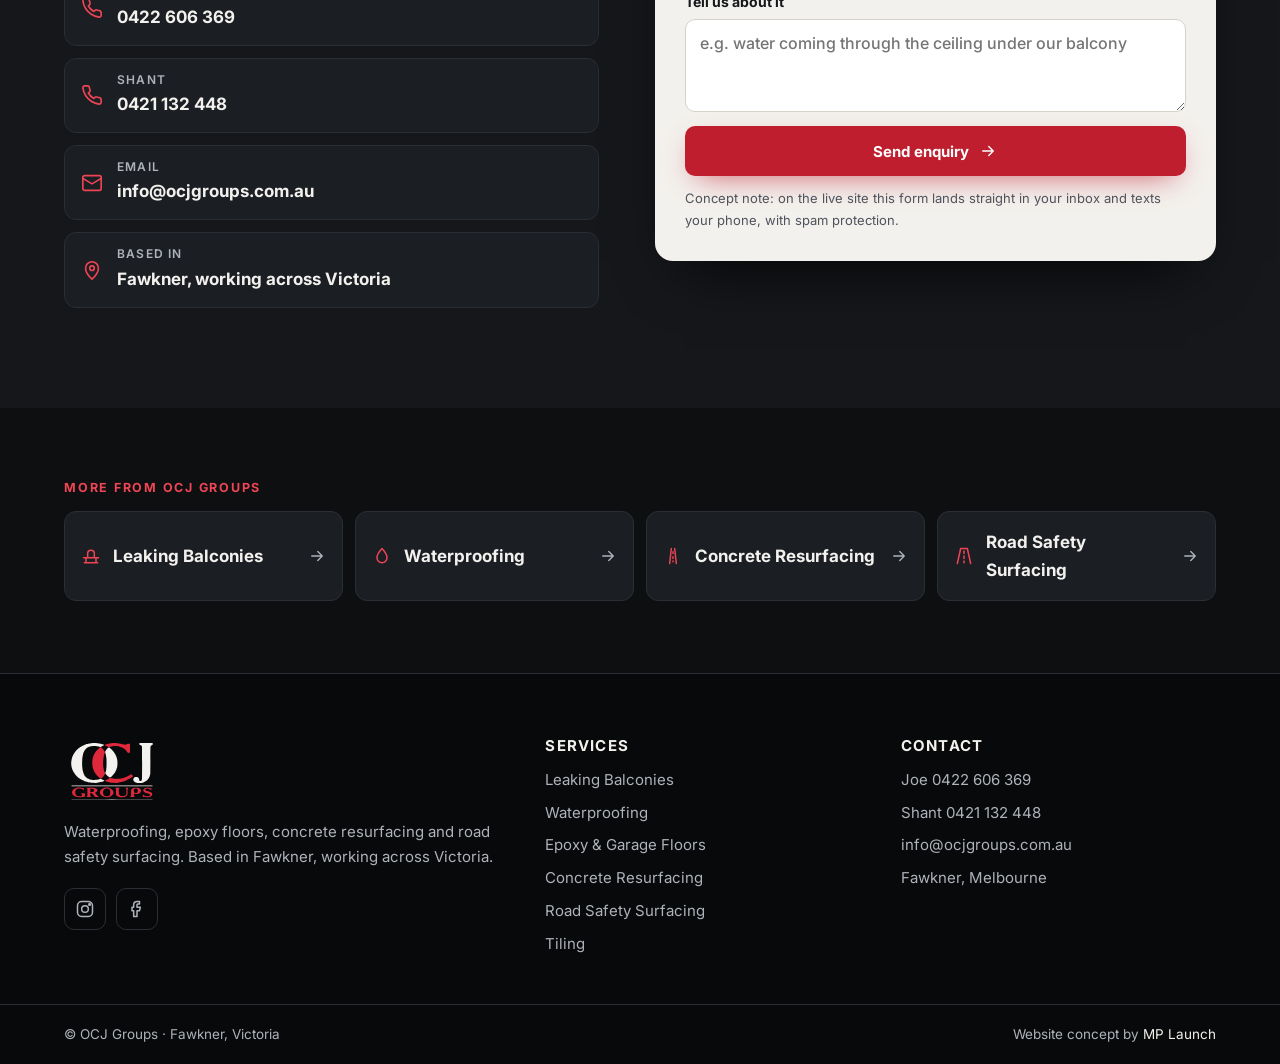
<file: epoxy-garage-floors-melbourne.html>
<!DOCTYPE html>
<html lang="en-AU">
<head>
<meta charset="utf-8">
<meta name="viewport" content="width=device-width, initial-scale=1">
<meta name="robots" content="noindex, nofollow">
<title>Epoxy Garage Floors Melbourne | Epoxy Flooring | OCJ Groups</title>
<meta name="description" content="Epoxy garage floors and epoxy flooring in Melbourne from OCJ Groups. Domestic, commercial and roads. Flake finishes, garage floor coatings and wet-area refinishing. Free consultation.">
<meta name="theme-color" content="#0E0F11">
<meta property="og:type" content="website">
<meta property="og:title" content="Epoxy Garage Floors Melbourne | Epoxy Flooring | OCJ Groups">
<meta property="og:description" content="Epoxy garage floors and epoxy flooring in Melbourne from OCJ Groups. Domestic, commercial and roads. Flake finishes, garage floor coatings and wet-area refinishing. Free consultation.">
<link rel="icon" href="data:image/svg+xml,%3Csvg xmlns='http://www.w3.org/2000/svg' viewBox='0 0 64 64'%3E%3Crect width='64' height='64' rx='12' fill='%230E0F11'/%3E%3Ccircle cx='26' cy='32' r='15' fill='none' stroke='%23F3F1ED' stroke-width='6'/%3E%3Cpath d='M48 20a15 15 0 1 0 0 24' fill='none' stroke='%23E0283C' stroke-width='6'/%3E%3C/svg%3E">
<link rel="preconnect" href="https://fonts.googleapis.com">
<link rel="preconnect" href="https://fonts.gstatic.com" crossorigin>
<link href="https://fonts.googleapis.com/css2?family=Archivo:wdth,wght@100..125,500..900&family=Inter:wght@400;500;600;700&display=swap" rel="stylesheet">
<link rel="stylesheet" href="styles.css">
<script>document.documentElement.className+=" js";setTimeout(function(){document.documentElement.classList.add("rv-all")},2500);</script>
<script type="application/ld+json">{"@context":"https://schema.org","@type":"HomeAndConstructionBusiness","name":"OCJ Groups","url":"https://www.ocjgroups.com.au/","telephone":"+61422606369","email":"info@ocjgroups.com.au","address":{"@type":"PostalAddress","addressLocality":"Fawkner","addressRegion":"VIC","postalCode":"3060","addressCountry":"AU"},"areaServed":{"@type":"State","name":"Victoria"},"sameAs":["https://instagram.com/ocjgroups","https://www.facebook.com/OCJ-Groups-100625772271633"],"knowsAbout":["Waterproofing","Leaking balcony repair","Epoxy flooring","Concrete resurfacing","Road safety surfacing","Tiling"]}</script>
</head>
<body>
<a class="skip" href="#main">Skip to content</a>
<div class="topbar"><div class="wrap">
  <span class="hide-sm">Waterproofing &middot; Epoxy &middot; Concrete resurfacing &middot; Fawkner, Melbourne</span>
  <span>Call Joe <a href="tel:+61422606369">0422 606 369</a></span>
</div></div>
<header class="hdr">
  <div class="wrap hdr-in">
    <a class="lockup" href="index.html" aria-label="OCJ Groups, home"><img src="assets/logo-light.svg" width="74" height="51" alt="OCJ Groups"></a>
    <input type="checkbox" id="nav-t" aria-hidden="true">
    <label class="burger" for="nav-t" aria-label="Menu"><span></span><span></span><span></span></label>
    <nav class="nav" aria-label="Main">
      <a class="lnk" href="index.html">Home</a>
      <div class="dd">
        <a class="lnk" href="index.html#services" aria-current="page">Services</a>
        <div class="dd-menu"><a href="leaking-balcony-repair-melbourne.html"><svg class="ic" viewBox="0 0 24 24" fill="none" stroke="currentColor" stroke-width="1.8" stroke-linecap="round" stroke-linejoin="round" aria-hidden="true"><path d="M4 20h16M6 20v-6h12v6M3 14h18M8 14V9a4 4 0 0 1 8 0v5"/></svg>Leaking Balconies</a><a href="waterproofing-melbourne.html"><svg class="ic" viewBox="0 0 24 24" fill="none" stroke="currentColor" stroke-width="1.8" stroke-linecap="round" stroke-linejoin="round" aria-hidden="true"><path d="M12 3s6 6.5 6 11a6 6 0 0 1-12 0c0-4.5 6-11 6-11z"/></svg>Waterproofing</a><a href="epoxy-garage-floors-melbourne.html"><svg class="ic" viewBox="0 0 24 24" fill="none" stroke="currentColor" stroke-width="1.8" stroke-linecap="round" stroke-linejoin="round" aria-hidden="true"><path d="M3 17l9 4 9-4M3 12l9 4 9-4M12 3l9 4-9 4-9-4 9-4z"/></svg>Epoxy & Garage Floors</a><a href="concrete-resurfacing-melbourne.html"><svg class="ic" viewBox="0 0 24 24" fill="none" stroke="currentColor" stroke-width="1.8" stroke-linecap="round" stroke-linejoin="round" aria-hidden="true"><path d="M8 21L10 3M16 21L14 3M12 7v2M12 13v2M12 18v1"/></svg>Concrete Resurfacing</a><a href="road-safety-surfacing.html"><svg class="ic" viewBox="0 0 24 24" fill="none" stroke="currentColor" stroke-width="1.8" stroke-linecap="round" stroke-linejoin="round" aria-hidden="true"><path d="M4 21L8 3h8l4 18M12 6v3M12 12v3M12 18v2"/></svg>Road Safety Surfacing</a></div>
      </div>
      <a class="lnk" href="index.html#work">Our work</a>
      <a class="lnk" href="contact.html">Contact</a>
      <a class="btn btn-red" href="contact.html">Free consultation</a>
    </nav>
  </div>
</header>
<main id="main">
<section class="phero">
  <div class="wrap phero-in">
    <div data-r>
      <nav class="crumbs" aria-label="Breadcrumb"><a href="index.html">Home</a> / <a href="index.html#services">Services</a> / <span>Epoxy & Garage Floors</span></nav>
      <p class="eyebrow">Epoxy & garage floors</p>
      <h1 class="h-hero h-page">Epoxy floors that make the garage <em>the best room in the house.</em></h1>
      <p class="lede">From a tired concrete garage to a flake finish you'd happily park on. OCJ Groups lays epoxy for homes, commercial floors and roads.</p>
      <div class="ctas">
        <a class="btn btn-red" href="tel:+61422606369"><svg class="ic" viewBox="0 0 24 24" fill="none" stroke="currentColor" stroke-width="1.8" stroke-linecap="round" stroke-linejoin="round" aria-hidden="true"><path d="M22 16.9v3a2 2 0 0 1-2.2 2 19.8 19.8 0 0 1-8.6-3.1 19.5 19.5 0 0 1-6-6A19.8 19.8 0 0 1 2.1 4.2 2 2 0 0 1 4.1 2h3a2 2 0 0 1 2 1.7c.1.9.4 1.8.7 2.7a2 2 0 0 1-.5 2.1L8 9.8a16 16 0 0 0 6 6l1.3-1.3a2 2 0 0 1 2.1-.4c.9.3 1.8.6 2.7.7a2 2 0 0 1 1.7 2z"/></svg> Call Joe 0422 606 369</a>
        <a class="btn btn-ghost" href="#quote">Free consultation</a>
      </div>
    </div>
    <figure class="phero-img" data-r data-d="1"><img src="assets/flake.webp" width="361" height="640" alt="Close-up of a flake epoxy floor finish" fetchpriority="high" decoding="async"></figure>
  </div>
</section>
<section class="sec">
  <div class="wrap">
    <div class="sec-head" data-r><p class="eyebrow">Before and after</p><h2 class="h-sec">Same garage. <em>Different floor.</em></h2></div>
    <div class="ba" data-r>
      <figure><img src="assets/garage-before.webp" width="512" height="640" alt="Garage floor before epoxy" loading="lazy" decoding="async"><figcaption><b>Before</b> Bare, stained concrete</figcaption></figure>
      <figure><img src="assets/garage-coat.webp" width="253" height="576" alt="Epoxy going down on a garage floor" loading="lazy" decoding="async"><figcaption><b>During</b> The coating goes down</figcaption></figure>
      <figure><img src="assets/flake.webp" width="361" height="640" alt="Finished flake epoxy floor" loading="lazy" decoding="async"><figcaption><b>The finish</b> Flake epoxy</figcaption></figure>
    </div>
  </div>
</section>
<section class="sec paper">
  <div class="wrap">
    <div class="sec-head" data-r><p class="eyebrow">Where we lay it</p><h2 class="h-sec">Commercial, domestic <em>and roads.</em></h2></div>
    <div class="points"><div class="point" data-r data-d="1"><svg class="ic" viewBox="0 0 24 24" fill="none" stroke="currentColor" stroke-width="1.8" stroke-linecap="round" stroke-linejoin="round" aria-hidden="true"><path d="M20 6L9 17l-5-5"/></svg><h3>Garages at home</h3><p>Turn a dusty slab into a floor that sweeps clean and looks the part.</p></div><div class="point" data-r data-d="2"><svg class="ic" viewBox="0 0 24 24" fill="none" stroke="currentColor" stroke-width="1.8" stroke-linecap="round" stroke-linejoin="round" aria-hidden="true"><path d="M20 6L9 17l-5-5"/></svg><h3>Commercial floors</h3><p>Epoxy for commercial floors and spaces.</p></div><div class="point" data-r data-d="3"><svg class="ic" viewBox="0 0 24 24" fill="none" stroke="currentColor" stroke-width="1.8" stroke-linecap="round" stroke-linejoin="round" aria-hidden="true"><path d="M20 6L9 17l-5-5"/></svg><h3>Roads</h3><p>Epoxy surfacing for road and traffic projects, backed by 15 years on the roads.</p></div></div>
  </div>
</section>
<section class="sec sec-tight">
  <div class="wrap">
    <div class="gallery"><figure data-r data-d="1"><img src="assets/shower.webp" width="512" height="640" alt="Shower base, recoated" loading="lazy" decoding="async"><figcaption>Shower base, recoated</figcaption></figure><figure data-r data-d="2"><img src="assets/drive-grey.webp" width="800" height="565" alt="Garage apron and driveway" loading="lazy" decoding="async"><figcaption>Garage apron and driveway</figcaption></figure><figure data-r data-d="3"><img src="assets/ramp.webp" width="800" height="565" alt="Basement ramp" loading="lazy" decoding="async"><figcaption>Basement ramp</figcaption></figure></div>
  </div>
</section>

<section class="cta" id="quote">
  <div class="wrap cta-in">
    <div data-r>
      <p class="eyebrow">Free consultation</p>
      <h2 class="h-sec">Want a floor like that?</h2>
      <p class="lede">Ring Joe with the size of the garage or floor. The consultation is free.</p>
      <div class="contact-lines">
        <a href="tel:+61422606369"><svg class="ic" viewBox="0 0 24 24" fill="none" stroke="currentColor" stroke-width="1.8" stroke-linecap="round" stroke-linejoin="round" aria-hidden="true"><path d="M22 16.9v3a2 2 0 0 1-2.2 2 19.8 19.8 0 0 1-8.6-3.1 19.5 19.5 0 0 1-6-6A19.8 19.8 0 0 1 2.1 4.2 2 2 0 0 1 4.1 2h3a2 2 0 0 1 2 1.7c.1.9.4 1.8.7 2.7a2 2 0 0 1-.5 2.1L8 9.8a16 16 0 0 0 6 6l1.3-1.3a2 2 0 0 1 2.1-.4c.9.3 1.8.6 2.7.7a2 2 0 0 1 1.7 2z"/></svg><span><small>Joe</small>0422 606 369</span></a>
        <a href="tel:+61421132448"><svg class="ic" viewBox="0 0 24 24" fill="none" stroke="currentColor" stroke-width="1.8" stroke-linecap="round" stroke-linejoin="round" aria-hidden="true"><path d="M22 16.9v3a2 2 0 0 1-2.2 2 19.8 19.8 0 0 1-8.6-3.1 19.5 19.5 0 0 1-6-6A19.8 19.8 0 0 1 2.1 4.2 2 2 0 0 1 4.1 2h3a2 2 0 0 1 2 1.7c.1.9.4 1.8.7 2.7a2 2 0 0 1-.5 2.1L8 9.8a16 16 0 0 0 6 6l1.3-1.3a2 2 0 0 1 2.1-.4c.9.3 1.8.6 2.7.7a2 2 0 0 1 1.7 2z"/></svg><span><small>Shant</small>0421 132 448</span></a>
        <a href="mailto:info@ocjgroups.com.au"><svg class="ic" viewBox="0 0 24 24" fill="none" stroke="currentColor" stroke-width="1.8" stroke-linecap="round" stroke-linejoin="round" aria-hidden="true"><rect x="2" y="4" width="20" height="16" rx="2"/><path d="M22 7l-10 6L2 7"/></svg><span><small>Email</small>info@ocjgroups.com.au</span></a>
        <div><svg class="ic" viewBox="0 0 24 24" fill="none" stroke="currentColor" stroke-width="1.8" stroke-linecap="round" stroke-linejoin="round" aria-hidden="true"><path d="M12 22s7-6.5 7-12a7 7 0 0 0-14 0c0 5.5 7 12 7 12z"/><circle cx="12" cy="10" r="2.5"/></svg><span><small>Based in</small>Fawkner, working across Victoria</span></div>
      </div>
    </div>
    <form class="form" data-r data-d="1" onsubmit="return false">
      <h3>Get a free consultation</h3>
      <div class="f-row">
        <div class="f-field"><label for="q-name">Name</label><input id="q-name" type="text" autocomplete="name"></div>
        <div class="f-field"><label for="q-phone">Phone</label><input id="q-phone" type="tel" autocomplete="tel"></div>
      </div>
      <div class="f-row">
        <div class="f-field"><label for="q-svc">What do you need?</label><select id="q-svc"><option value="">Choose a service</option><option>Leaking Balconies</option><option>Waterproofing</option><option>Epoxy & Garage Floors</option><option>Concrete Resurfacing</option><option>Road Safety Surfacing</option><option>Tiling</option><option>Something else</option></select></div>
        <div class="f-field"><label for="q-where">Suburb</label><input id="q-where" type="text" autocomplete="address-level2"></div>
      </div>
      <div class="f-field"><label for="q-msg">Tell us about it</label><textarea id="q-msg" rows="3" placeholder="e.g. water coming through the ceiling under our balcony"></textarea></div>
      <a class="btn btn-red btn-block" href="mailto:info@ocjgroups.com.au?subject=Free%20consultation%20request">Send enquiry <svg class="ic" viewBox="0 0 24 24" fill="none" stroke="currentColor" stroke-width="1.8" stroke-linecap="round" stroke-linejoin="round" aria-hidden="true"><path d="M5 12h14M13 6l6 6-6 6"/></svg></a>
      <p class="fnote">Concept note: on the live site this form lands straight in your inbox and texts your phone, with spam protection.</p>
    </form>
  </div>
</section>

<section class="sec sec-tight">
  <div class="wrap">
    <p class="eyebrow">More from OCJ Groups</p>
    <div class="more"><a href="leaking-balcony-repair-melbourne.html" data-r><svg class="ic" viewBox="0 0 24 24" fill="none" stroke="currentColor" stroke-width="1.8" stroke-linecap="round" stroke-linejoin="round" aria-hidden="true"><path d="M4 20h16M6 20v-6h12v6M3 14h18M8 14V9a4 4 0 0 1 8 0v5"/></svg><span>Leaking Balconies</span><svg class="ic go" viewBox="0 0 24 24" fill="none" stroke="currentColor" stroke-width="1.8" stroke-linecap="round" stroke-linejoin="round" aria-hidden="true"><path d="M5 12h14M13 6l6 6-6 6"/></svg></a><a href="waterproofing-melbourne.html" data-r><svg class="ic" viewBox="0 0 24 24" fill="none" stroke="currentColor" stroke-width="1.8" stroke-linecap="round" stroke-linejoin="round" aria-hidden="true"><path d="M12 3s6 6.5 6 11a6 6 0 0 1-12 0c0-4.5 6-11 6-11z"/></svg><span>Waterproofing</span><svg class="ic go" viewBox="0 0 24 24" fill="none" stroke="currentColor" stroke-width="1.8" stroke-linecap="round" stroke-linejoin="round" aria-hidden="true"><path d="M5 12h14M13 6l6 6-6 6"/></svg></a><a href="concrete-resurfacing-melbourne.html" data-r><svg class="ic" viewBox="0 0 24 24" fill="none" stroke="currentColor" stroke-width="1.8" stroke-linecap="round" stroke-linejoin="round" aria-hidden="true"><path d="M8 21L10 3M16 21L14 3M12 7v2M12 13v2M12 18v1"/></svg><span>Concrete Resurfacing</span><svg class="ic go" viewBox="0 0 24 24" fill="none" stroke="currentColor" stroke-width="1.8" stroke-linecap="round" stroke-linejoin="round" aria-hidden="true"><path d="M5 12h14M13 6l6 6-6 6"/></svg></a><a href="road-safety-surfacing.html" data-r><svg class="ic" viewBox="0 0 24 24" fill="none" stroke="currentColor" stroke-width="1.8" stroke-linecap="round" stroke-linejoin="round" aria-hidden="true"><path d="M4 21L8 3h8l4 18M12 6v3M12 12v3M12 18v2"/></svg><span>Road Safety Surfacing</span><svg class="ic go" viewBox="0 0 24 24" fill="none" stroke="currentColor" stroke-width="1.8" stroke-linecap="round" stroke-linejoin="round" aria-hidden="true"><path d="M5 12h14M13 6l6 6-6 6"/></svg></a></div>
  </div>
</section>

</main>
<footer class="ftr">
  <div class="wrap ftr-in">
    <div>
      <a class="lockup" href="index.html"><img src="assets/logo-light.svg" width="96" height="66" alt="OCJ Groups"></a>
      <p>Waterproofing, epoxy floors, concrete resurfacing and road safety surfacing. Based in Fawkner, working across Victoria.</p>
      <div class="socials">
        <a href="https://instagram.com/ocjgroups" target="_blank" rel="noopener" aria-label="OCJ Groups on Instagram"><svg class="ic" viewBox="0 0 24 24" fill="none" stroke="currentColor" stroke-width="1.8" stroke-linecap="round" stroke-linejoin="round" aria-hidden="true"><rect x="3" y="3" width="18" height="18" rx="5"/><circle cx="12" cy="12" r="4"/><circle cx="17.5" cy="6.5" r="1"/></svg></a>
        <a href="https://www.facebook.com/OCJ-Groups-100625772271633" target="_blank" rel="noopener" aria-label="OCJ Groups on Facebook"><svg class="ic" viewBox="0 0 24 24" fill="none" stroke="currentColor" stroke-width="1.8" stroke-linecap="round" stroke-linejoin="round" aria-hidden="true"><path d="M15 3h-3a4 4 0 0 0-4 4v3H6v4h2v7h4v-7h3l1-4h-4V7a1 1 0 0 1 1-1h2z"/></svg></a>
      </div>
    </div>
    <div>
      <h4>Services</h4>
      <ul><li><a href="leaking-balcony-repair-melbourne.html">Leaking Balconies</a></li><li><a href="waterproofing-melbourne.html">Waterproofing</a></li><li><a href="epoxy-garage-floors-melbourne.html">Epoxy & Garage Floors</a></li><li><a href="concrete-resurfacing-melbourne.html">Concrete Resurfacing</a></li><li><a href="road-safety-surfacing.html">Road Safety Surfacing</a></li><li><a href="index.html#services">Tiling</a></li></ul>
    </div>
    <div>
      <h4>Contact</h4>
      <ul>
        <li><a href="tel:+61422606369">Joe 0422 606 369</a></li>
        <li><a href="tel:+61421132448">Shant 0421 132 448</a></li>
        <li><a href="mailto:info@ocjgroups.com.au">info@ocjgroups.com.au</a></li>
        <li><a href="contact.html">Fawkner, Melbourne</a></li>
      </ul>
    </div>
  </div>
  <div class="ftr-bar"><div class="wrap">
    <span>&copy; OCJ Groups &middot; Fawkner, Victoria</span>
    <span>Website concept by <a href="https://mplaunch.com.au">MP Launch</a></span>
  </div></div>
</footer>
<div class="mbar">
  <a class="btn btn-red" href="tel:+61422606369"><svg class="ic" viewBox="0 0 24 24" fill="none" stroke="currentColor" stroke-width="1.8" stroke-linecap="round" stroke-linejoin="round" aria-hidden="true"><path d="M22 16.9v3a2 2 0 0 1-2.2 2 19.8 19.8 0 0 1-8.6-3.1 19.5 19.5 0 0 1-6-6A19.8 19.8 0 0 1 2.1 4.2 2 2 0 0 1 4.1 2h3a2 2 0 0 1 2 1.7c.1.9.4 1.8.7 2.7a2 2 0 0 1-.5 2.1L8 9.8a16 16 0 0 0 6 6l1.3-1.3a2 2 0 0 1 2.1-.4c.9.3 1.8.6 2.7.7a2 2 0 0 1 1.7 2z"/></svg> Call Joe</a>
  <a class="btn btn-ghost" href="contact.html">Free consultation</a>
</div>
<a class="ribbon" href="https://mplaunch.com.au"><i></i>Design concept &middot; MP Launch</a>
<script>
(function(){var els=document.querySelectorAll('[data-r]');if(!('IntersectionObserver' in window)){els.forEach(function(e){e.classList.add('in')});return}
var io=new IntersectionObserver(function(es){es.forEach(function(e){if(e.isIntersecting){e.target.classList.add('in');io.unobserve(e.target)}})},{rootMargin:'0px 0px -6% 0px'});
els.forEach(function(e){io.observe(e)});
document.querySelectorAll('.nav a').forEach(function(a){a.addEventListener('click',function(){var t=document.getElementById('nav-t');if(t)t.checked=false})});})();
</script>
<script>
(function(){try{
  if(navigator.webdriver)return;
  var v=new URLSearchParams(location.search).get('v');
  if(!v)return;
  var slug="ocj-groups-preview", label="Joe - OCJ Groups", phone="+61422606369";
  var k="mpl_seen_"+slug, last=+localStorage.getItem(k)||0;
  if(Date.now()-last<432e5)return;
  var fired=false,dwell=0,t=null;
  function live(){return document.visibilityState==="visible";}
  function send(how){
    if(fired||!live())return; fired=true; if(t)clearInterval(t);
    localStorage.setItem(k,String(Date.now()));
    new Image().src="https://mplaunch.com.au/api/preview-view?slug="+encodeURIComponent(slug)
      +"&label="+encodeURIComponent(label)+"&phone="+encodeURIComponent(phone)
      +"&src="+encodeURIComponent(v)+"&via="+how+"&t="+Date.now();
  }
  function start(){
    t=setInterval(function(){if(!live())return; dwell+=500; if(dwell>=5000)send("dwell");},500);
    ["pointerdown","scroll","keydown"].forEach(function(e){
      addEventListener(e,function(){send("interaction");},{once:true,passive:true});});
  }
  if(document.prerendering){document.addEventListener("prerenderingchange",start,{once:true});}
  else{start();}
}catch(e){}})();
</script>
</body>
</html>
</file>
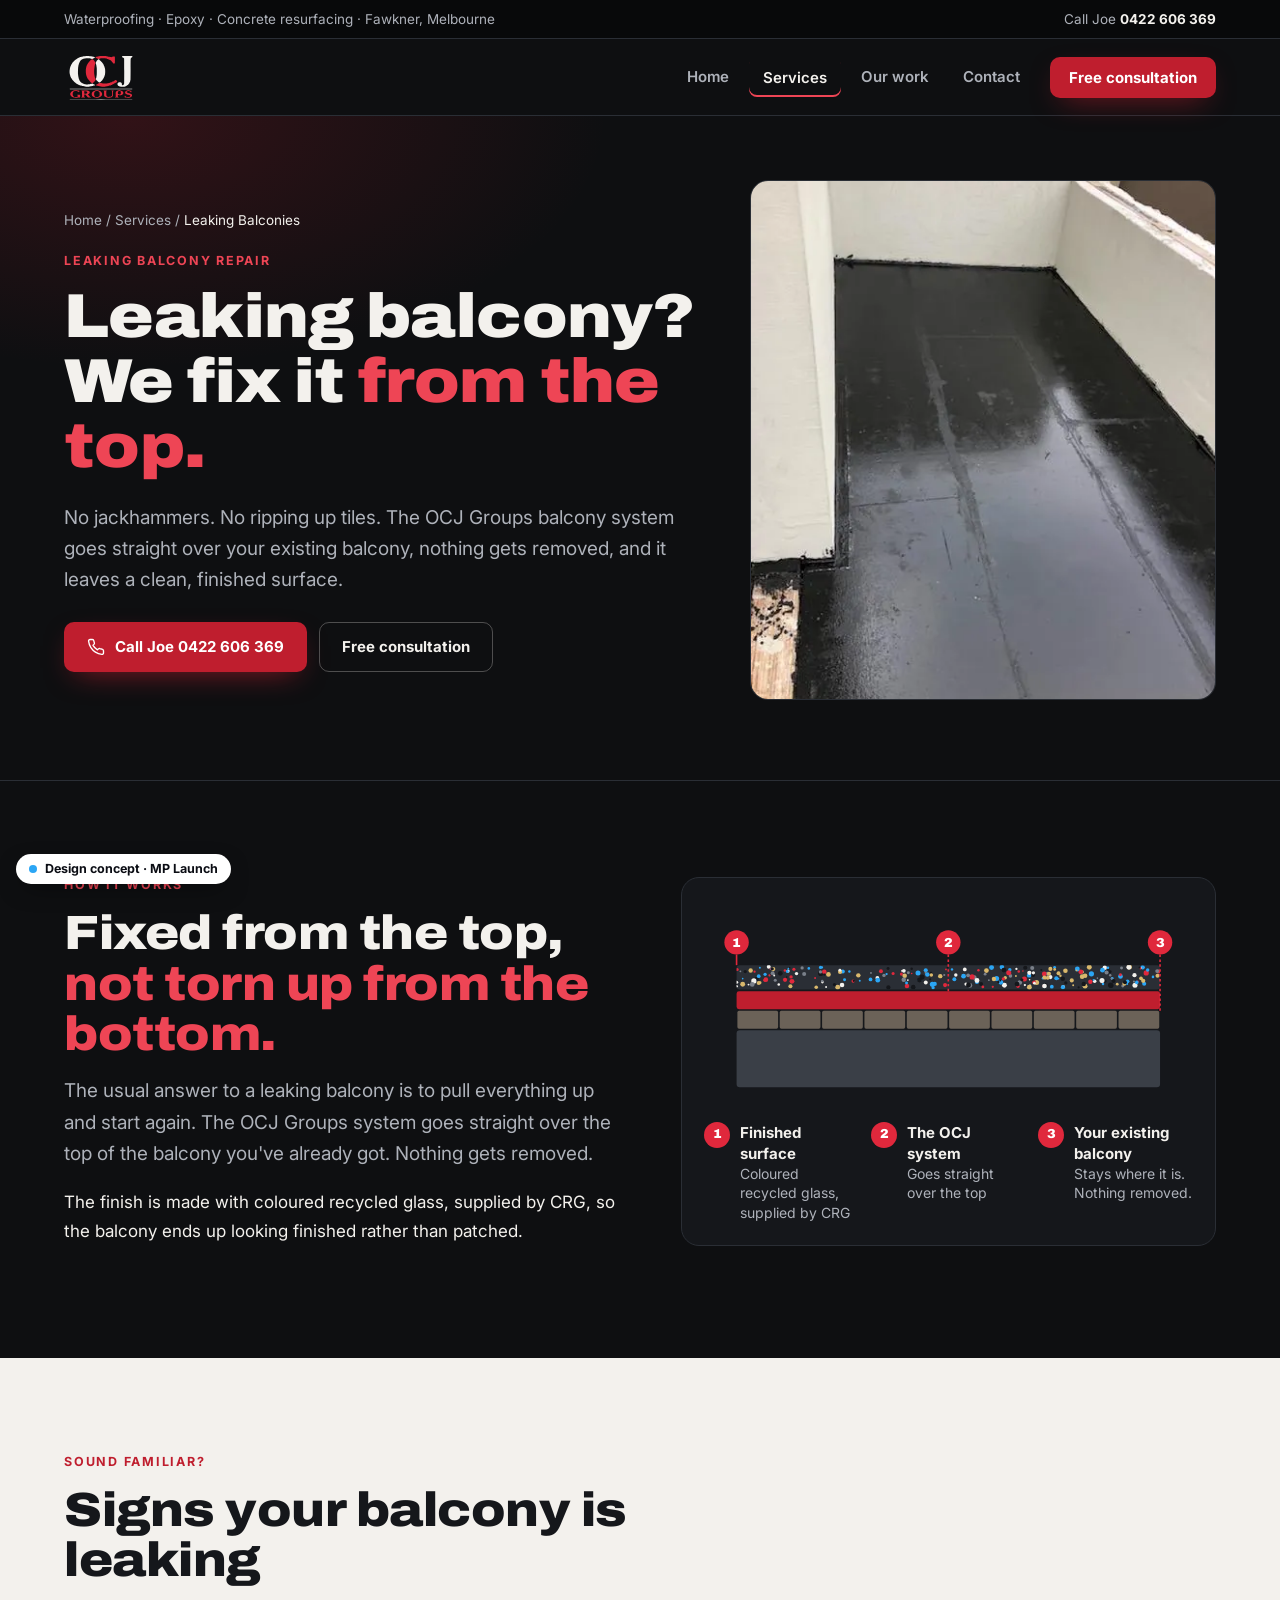
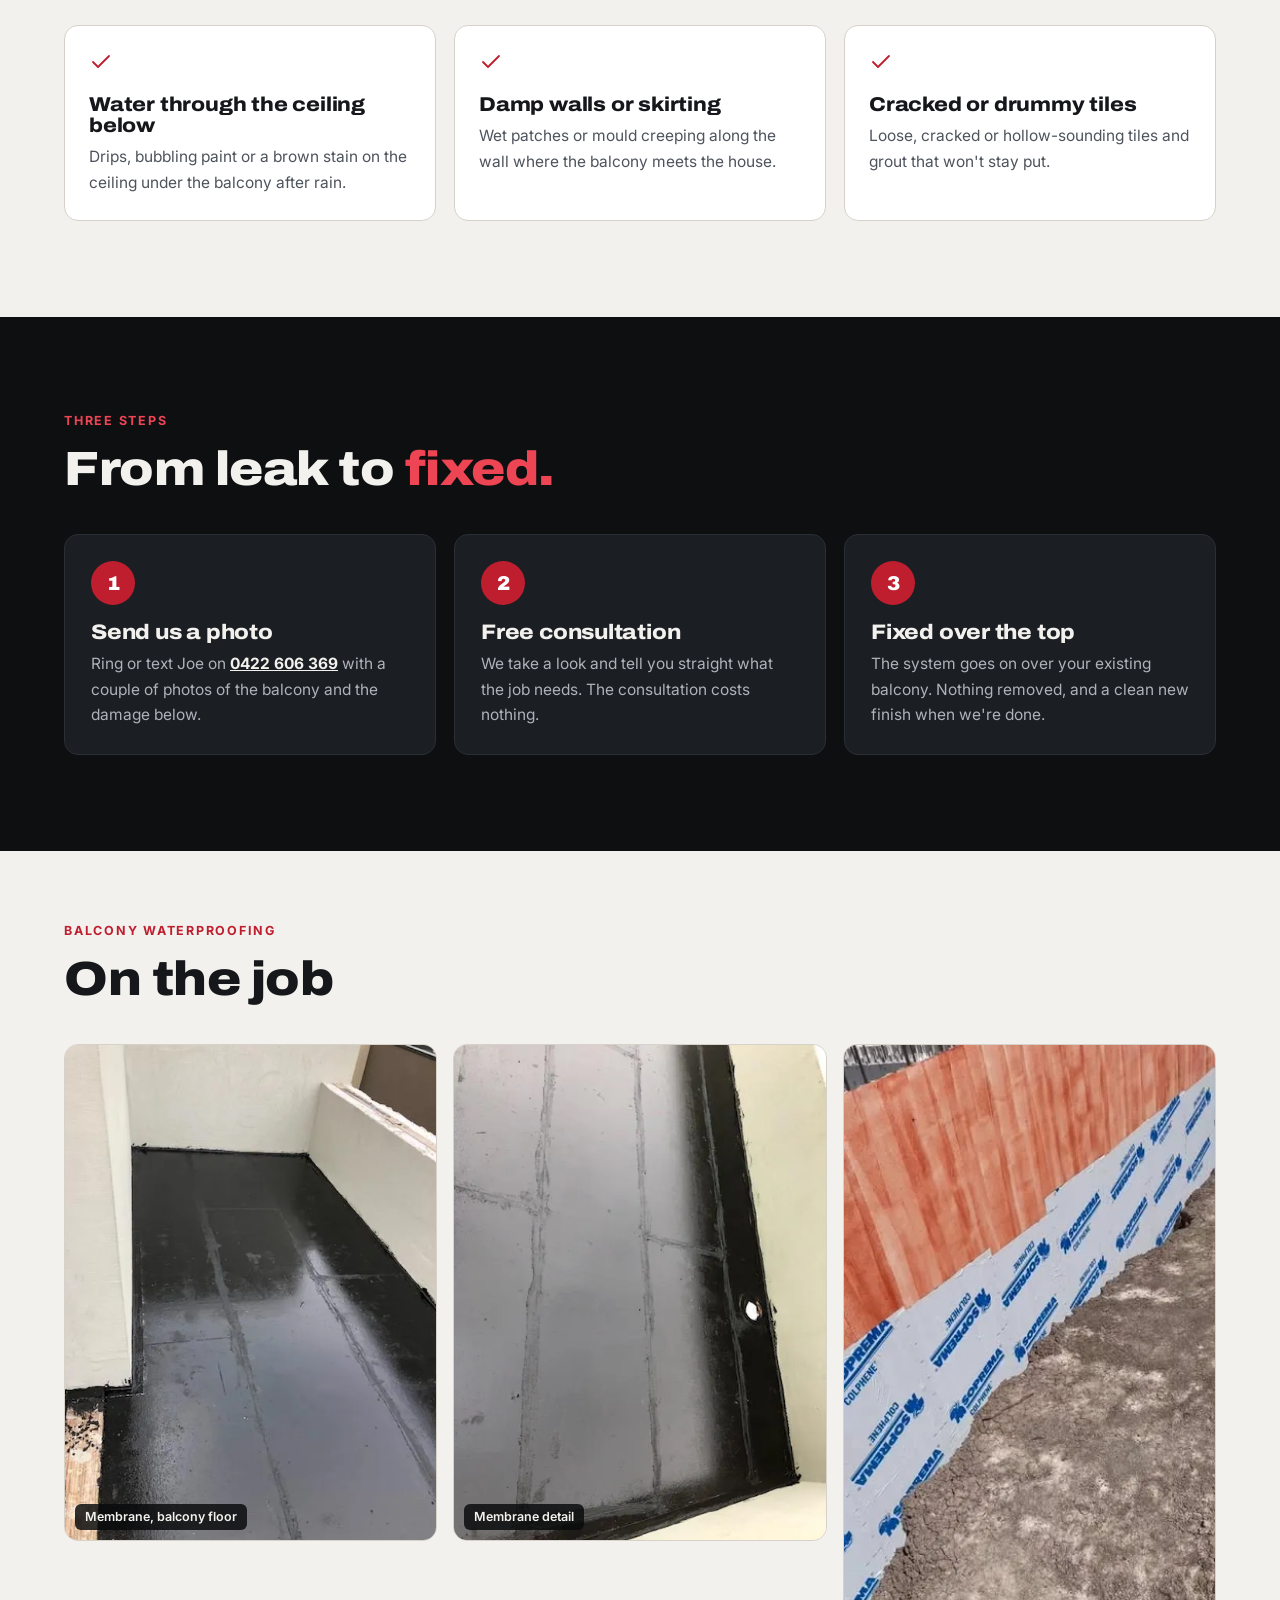
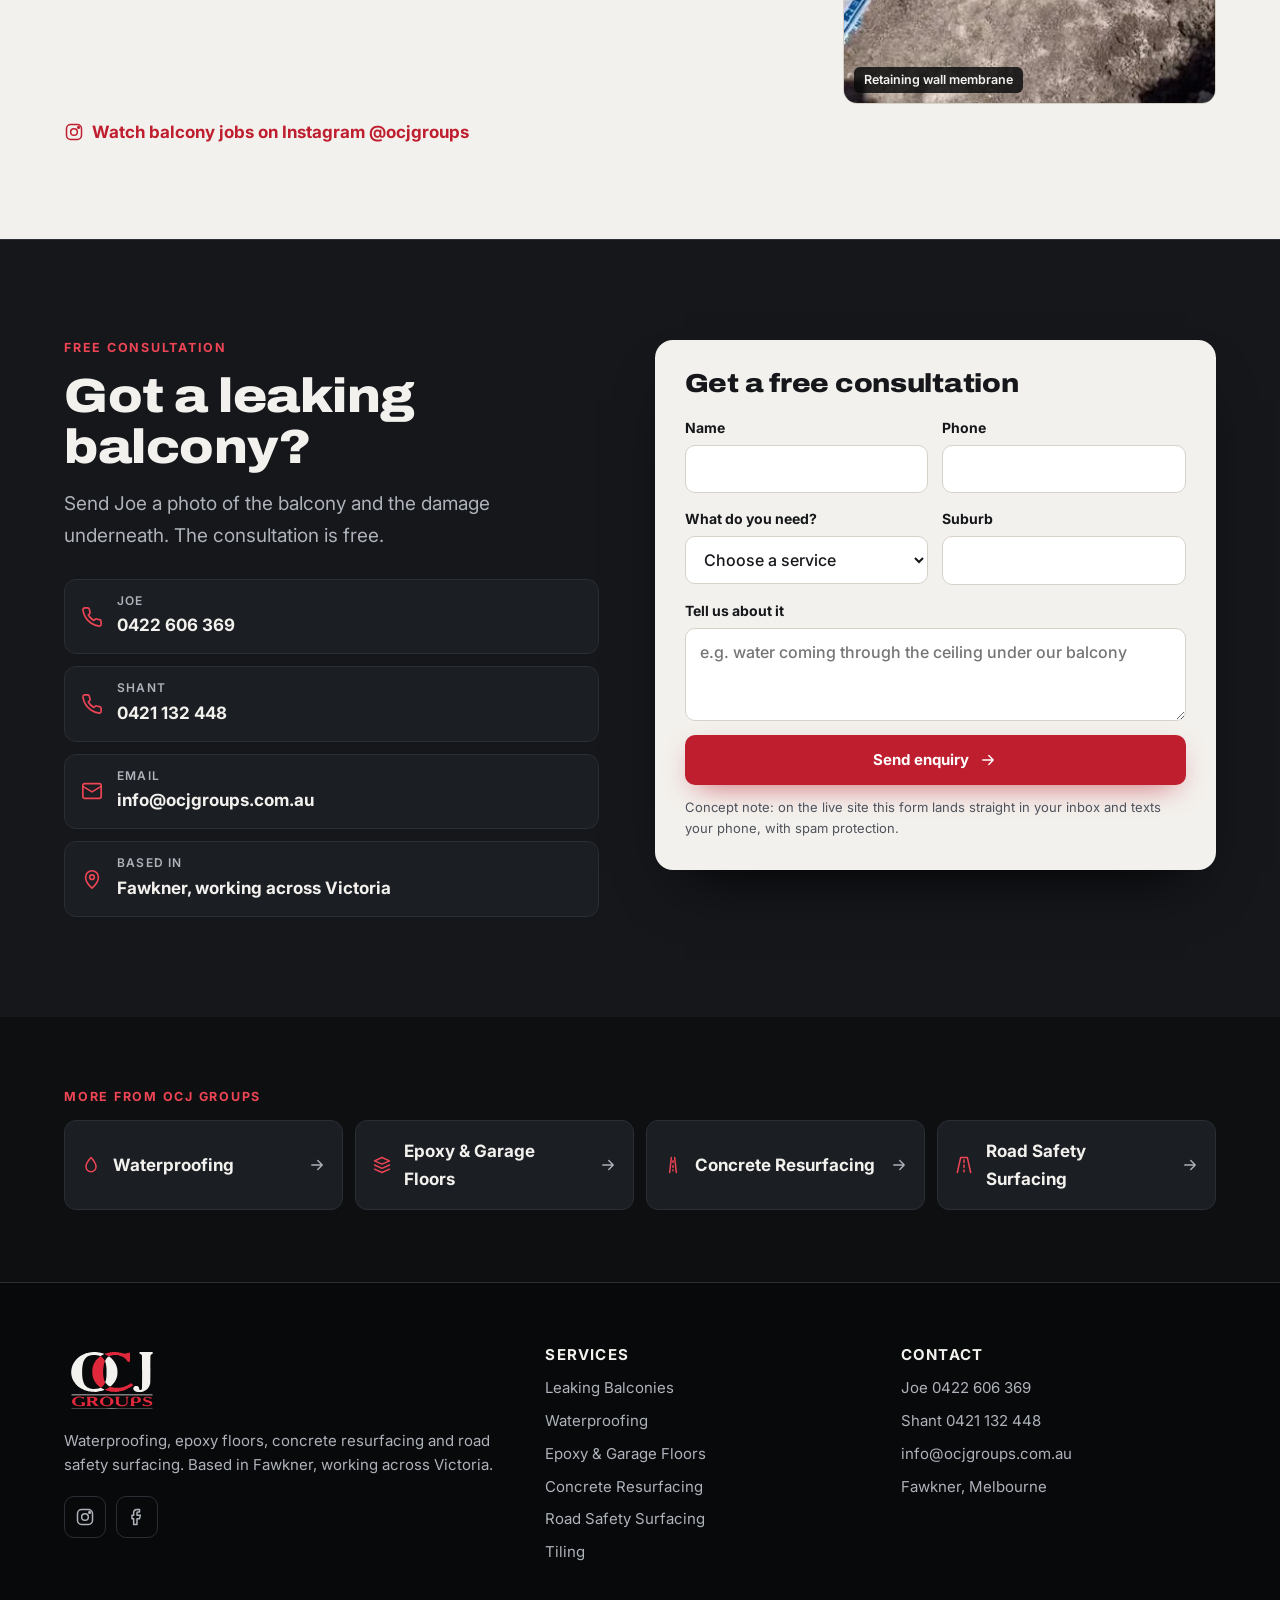
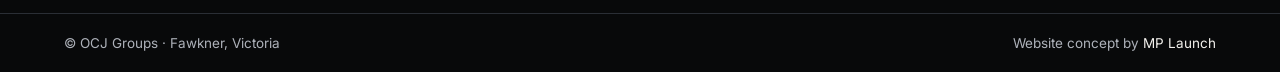
<file: leaking-balcony-repair-melbourne.html>
<!DOCTYPE html>
<html lang="en-AU">
<head>
<meta charset="utf-8">
<meta name="viewport" content="width=device-width, initial-scale=1">
<meta name="robots" content="noindex, nofollow">
<title>Leaking Balcony Repair Melbourne | No Demolition | OCJ Groups</title>
<meta name="description" content="Leaking balcony? OCJ Groups fixes it from the top. The system goes straight over your existing balcony, nothing is removed, and it finishes clean. Free consultation, Melbourne-wide.">
<meta name="theme-color" content="#0E0F11">
<meta property="og:type" content="website">
<meta property="og:title" content="Leaking Balcony Repair Melbourne | No Demolition | OCJ Groups">
<meta property="og:description" content="Leaking balcony? OCJ Groups fixes it from the top. The system goes straight over your existing balcony, nothing is removed, and it finishes clean. Free consultation, Melbourne-wide.">
<link rel="icon" href="data:image/svg+xml,%3Csvg xmlns='http://www.w3.org/2000/svg' viewBox='0 0 64 64'%3E%3Crect width='64' height='64' rx='12' fill='%230E0F11'/%3E%3Ccircle cx='26' cy='32' r='15' fill='none' stroke='%23F3F1ED' stroke-width='6'/%3E%3Cpath d='M48 20a15 15 0 1 0 0 24' fill='none' stroke='%23E0283C' stroke-width='6'/%3E%3C/svg%3E">
<link rel="preconnect" href="https://fonts.googleapis.com">
<link rel="preconnect" href="https://fonts.gstatic.com" crossorigin>
<link href="https://fonts.googleapis.com/css2?family=Archivo:wdth,wght@100..125,500..900&family=Inter:wght@400;500;600;700&display=swap" rel="stylesheet">
<link rel="stylesheet" href="styles.css">
<script>document.documentElement.className+=" js";setTimeout(function(){document.documentElement.classList.add("rv-all")},2500);</script>
<script type="application/ld+json">{"@context":"https://schema.org","@type":"HomeAndConstructionBusiness","name":"OCJ Groups","url":"https://www.ocjgroups.com.au/","telephone":"+61422606369","email":"info@ocjgroups.com.au","address":{"@type":"PostalAddress","addressLocality":"Fawkner","addressRegion":"VIC","postalCode":"3060","addressCountry":"AU"},"areaServed":{"@type":"State","name":"Victoria"},"sameAs":["https://instagram.com/ocjgroups","https://www.facebook.com/OCJ-Groups-100625772271633"],"knowsAbout":["Waterproofing","Leaking balcony repair","Epoxy flooring","Concrete resurfacing","Road safety surfacing","Tiling"]}</script>
</head>
<body>
<a class="skip" href="#main">Skip to content</a>
<div class="topbar"><div class="wrap">
  <span class="hide-sm">Waterproofing &middot; Epoxy &middot; Concrete resurfacing &middot; Fawkner, Melbourne</span>
  <span>Call Joe <a href="tel:+61422606369">0422 606 369</a></span>
</div></div>
<header class="hdr">
  <div class="wrap hdr-in">
    <a class="lockup" href="index.html" aria-label="OCJ Groups, home"><img src="assets/logo-light.svg" width="74" height="51" alt="OCJ Groups"></a>
    <input type="checkbox" id="nav-t" aria-hidden="true">
    <label class="burger" for="nav-t" aria-label="Menu"><span></span><span></span><span></span></label>
    <nav class="nav" aria-label="Main">
      <a class="lnk" href="index.html">Home</a>
      <div class="dd">
        <a class="lnk" href="index.html#services" aria-current="page">Services</a>
        <div class="dd-menu"><a href="leaking-balcony-repair-melbourne.html"><svg class="ic" viewBox="0 0 24 24" fill="none" stroke="currentColor" stroke-width="1.8" stroke-linecap="round" stroke-linejoin="round" aria-hidden="true"><path d="M4 20h16M6 20v-6h12v6M3 14h18M8 14V9a4 4 0 0 1 8 0v5"/></svg>Leaking Balconies</a><a href="waterproofing-melbourne.html"><svg class="ic" viewBox="0 0 24 24" fill="none" stroke="currentColor" stroke-width="1.8" stroke-linecap="round" stroke-linejoin="round" aria-hidden="true"><path d="M12 3s6 6.5 6 11a6 6 0 0 1-12 0c0-4.5 6-11 6-11z"/></svg>Waterproofing</a><a href="epoxy-garage-floors-melbourne.html"><svg class="ic" viewBox="0 0 24 24" fill="none" stroke="currentColor" stroke-width="1.8" stroke-linecap="round" stroke-linejoin="round" aria-hidden="true"><path d="M3 17l9 4 9-4M3 12l9 4 9-4M12 3l9 4-9 4-9-4 9-4z"/></svg>Epoxy & Garage Floors</a><a href="concrete-resurfacing-melbourne.html"><svg class="ic" viewBox="0 0 24 24" fill="none" stroke="currentColor" stroke-width="1.8" stroke-linecap="round" stroke-linejoin="round" aria-hidden="true"><path d="M8 21L10 3M16 21L14 3M12 7v2M12 13v2M12 18v1"/></svg>Concrete Resurfacing</a><a href="road-safety-surfacing.html"><svg class="ic" viewBox="0 0 24 24" fill="none" stroke="currentColor" stroke-width="1.8" stroke-linecap="round" stroke-linejoin="round" aria-hidden="true"><path d="M4 21L8 3h8l4 18M12 6v3M12 12v3M12 18v2"/></svg>Road Safety Surfacing</a></div>
      </div>
      <a class="lnk" href="index.html#work">Our work</a>
      <a class="lnk" href="contact.html">Contact</a>
      <a class="btn btn-red" href="contact.html">Free consultation</a>
    </nav>
  </div>
</header>
<main id="main">
<section class="phero">
  <div class="wrap phero-in">
    <div data-r>
      <nav class="crumbs" aria-label="Breadcrumb"><a href="index.html">Home</a> / <a href="index.html#services">Services</a> / <span>Leaking Balconies</span></nav>
      <p class="eyebrow">Leaking balcony repair</p>
      <h1 class="h-hero h-page">Leaking balcony? We fix it <em>from the top.</em></h1>
      <p class="lede">No jackhammers. No ripping up tiles. The OCJ Groups balcony system goes straight over your existing balcony, nothing gets removed, and it leaves a clean, finished surface.</p>
      <div class="ctas">
        <a class="btn btn-red" href="tel:+61422606369"><svg class="ic" viewBox="0 0 24 24" fill="none" stroke="currentColor" stroke-width="1.8" stroke-linecap="round" stroke-linejoin="round" aria-hidden="true"><path d="M22 16.9v3a2 2 0 0 1-2.2 2 19.8 19.8 0 0 1-8.6-3.1 19.5 19.5 0 0 1-6-6A19.8 19.8 0 0 1 2.1 4.2 2 2 0 0 1 4.1 2h3a2 2 0 0 1 2 1.7c.1.9.4 1.8.7 2.7a2 2 0 0 1-.5 2.1L8 9.8a16 16 0 0 0 6 6l1.3-1.3a2 2 0 0 1 2.1-.4c.9.3 1.8.6 2.7.7a2 2 0 0 1 1.7 2z"/></svg> Call Joe 0422 606 369</a>
        <a class="btn btn-ghost" href="#quote">Free consultation</a>
      </div>
    </div>
    <figure class="phero-img" data-r data-d="1"><img src="assets/balcony-membrane.webp" width="480" height="640" alt="Balcony sealed by OCJ Groups" fetchpriority="high" decoding="async"></figure>
  </div>
</section>
<section class="sec">
  <div class="wrap split split-top">
    <div data-r>
      <p class="eyebrow">How it works</p>
      <h2 class="h-sec">Fixed from the top, <em>not torn up from the bottom.</em></h2>
      <p class="lede">The usual answer to a leaking balcony is to pull everything up and start again. The OCJ Groups system goes straight over the top of the balcony you've already got. Nothing gets removed.</p>
      <p>The finish is made with coloured recycled glass, supplied by CRG, so the balcony ends up looking finished rather than patched.</p>
    </div>
    <div class="diagram-card" data-r data-d="1"><svg class="diagram" viewBox="0 0 600 250" role="img" aria-label="Cross-section: your existing balcony stays put, the OCJ system goes over the top, finished with a coloured recycled glass surface">
  <defs><clipPath id="topcoat"><rect x="40" y="80" width="520" height="30" rx="4"/></clipPath></defs>
  <rect x="40" y="160" width="520" height="70" rx="4" fill="#3A3F47"/>
  <rect x="41" y="136" width="50" height="22" rx="2" fill="#6B6258"/><rect x="93" y="136" width="50" height="22" rx="2" fill="#6B6258"/><rect x="145" y="136" width="50" height="22" rx="2" fill="#6B6258"/><rect x="197" y="136" width="50" height="22" rx="2" fill="#6B6258"/><rect x="249" y="136" width="50" height="22" rx="2" fill="#6B6258"/><rect x="301" y="136" width="50" height="22" rx="2" fill="#6B6258"/><rect x="353" y="136" width="50" height="22" rx="2" fill="#6B6258"/><rect x="405" y="136" width="50" height="22" rx="2" fill="#6B6258"/><rect x="457" y="136" width="50" height="22" rx="2" fill="#6B6258"/><rect x="509" y="136" width="50" height="22" rx="2" fill="#6B6258"/>
  <rect x="40" y="112" width="520" height="22" rx="3" fill="#BF1E2E"/>
  <rect x="40" y="80" width="520" height="30" rx="4" fill="#2A2E35"/>
  <g clip-path="url(#topcoat)"><circle cx="40.0" cy="105.9" r="1.6" fill="#F3F1ED"/><circle cx="419.3" cy="95.9" r="1.7" fill="#D9B86C"/><circle cx="432.6" cy="96.1" r="2.5" fill="#2BA6F5"/><circle cx="464.7" cy="88.3" r="1.8" fill="#D9B86C"/><circle cx="403.0" cy="83.4" r="2.5" fill="#7A808A"/><circle cx="519.6" cy="103.0" r="1.3" fill="#2BA6F5"/><circle cx="520.0" cy="99.9" r="2.4" fill="#2BA6F5"/><circle cx="514.2" cy="105.6" r="1.8" fill="#7A808A"/><circle cx="475.3" cy="90.6" r="1.3" fill="#F3F1ED"/><circle cx="262.8" cy="89.7" r="3.1" fill="#2BA6F5"/><circle cx="419.2" cy="104.8" r="1.1" fill="#F3F1ED"/><circle cx="331.5" cy="95.2" r="1.9" fill="#F3F1ED"/><circle cx="512.7" cy="83.4" r="1.8" fill="#7A808A"/><circle cx="385.5" cy="106.0" r="2.1" fill="#E0283C"/><circle cx="250.9" cy="89.4" r="1.8" fill="#7A808A"/><circle cx="212.9" cy="95.8" r="2.4" fill="#F3F1ED"/><circle cx="511.4" cy="93.9" r="2.9" fill="#2BA6F5"/><circle cx="369.9" cy="95.4" r="2.1" fill="#D9B86C"/><circle cx="528.6" cy="92.3" r="2.6" fill="#F3F1ED"/><circle cx="345.2" cy="91.1" r="1.7" fill="#7A808A"/><circle cx="453.3" cy="104.8" r="1.2" fill="#D9B86C"/><circle cx="80.4" cy="92.6" r="1.3" fill="#E0283C"/><circle cx="558.0" cy="87.7" r="2.4" fill="#E0283C"/><circle cx="277.7" cy="97.4" r="1.3" fill="#15171B"/><circle cx="500.0" cy="105.2" r="2.9" fill="#15171B"/><circle cx="435.8" cy="89.2" r="1.0" fill="#F3F1ED"/><circle cx="79.5" cy="82.0" r="2.4" fill="#F3F1ED"/><circle cx="425.4" cy="94.7" r="2.5" fill="#F3F1ED"/><circle cx="498.7" cy="88.1" r="1.8" fill="#15171B"/><circle cx="101.6" cy="94.7" r="1.0" fill="#15171B"/><circle cx="371.2" cy="106.0" r="1.0" fill="#15171B"/><circle cx="137.8" cy="107.2" r="2.2" fill="#D9B86C"/><circle cx="178.5" cy="87.8" r="1.5" fill="#2BA6F5"/><circle cx="67.2" cy="102.0" r="2.5" fill="#D9B86C"/><circle cx="299.1" cy="82.9" r="1.2" fill="#15171B"/><circle cx="108.0" cy="99.9" r="3.0" fill="#E0283C"/><circle cx="499.2" cy="104.4" r="3.2" fill="#15171B"/><circle cx="437.7" cy="92.9" r="1.5" fill="#D9B86C"/><circle cx="498.8" cy="92.4" r="1.5" fill="#7A808A"/><circle cx="501.2" cy="96.5" r="1.8" fill="#2BA6F5"/><circle cx="422.1" cy="90.7" r="2.6" fill="#7A808A"/><circle cx="143.3" cy="90.1" r="3.2" fill="#15171B"/><circle cx="368.9" cy="104.7" r="3.0" fill="#F3F1ED"/><circle cx="375.5" cy="85.5" r="2.1" fill="#2BA6F5"/><circle cx="441.1" cy="106.6" r="2.1" fill="#F3F1ED"/><circle cx="272.3" cy="86.3" r="2.5" fill="#2BA6F5"/><circle cx="332.0" cy="95.2" r="2.7" fill="#7A808A"/><circle cx="430.5" cy="82.7" r="1.7" fill="#2BA6F5"/><circle cx="145.4" cy="100.8" r="1.6" fill="#F3F1ED"/><circle cx="383.0" cy="93.2" r="1.2" fill="#D9B86C"/><circle cx="467.9" cy="105.8" r="3.0" fill="#D9B86C"/><circle cx="538.6" cy="82.7" r="2.7" fill="#2BA6F5"/><circle cx="416.5" cy="105.4" r="1.1" fill="#E0283C"/><circle cx="81.7" cy="84.8" r="1.2" fill="#E0283C"/><circle cx="354.6" cy="106.6" r="1.4" fill="#E0283C"/><circle cx="145.2" cy="99.5" r="1.5" fill="#7A808A"/><circle cx="556.9" cy="93.0" r="2.5" fill="#D9B86C"/><circle cx="246.4" cy="92.8" r="1.1" fill="#F3F1ED"/><circle cx="460.0" cy="107.3" r="1.3" fill="#15171B"/><circle cx="304.5" cy="85.2" r="1.5" fill="#2BA6F5"/><circle cx="128.7" cy="84.0" r="1.6" fill="#2BA6F5"/><circle cx="329.2" cy="94.5" r="3.2" fill="#E0283C"/><circle cx="255.0" cy="90.2" r="1.0" fill="#E0283C"/><circle cx="255.0" cy="84.4" r="1.5" fill="#15171B"/><circle cx="444.3" cy="101.9" r="2.0" fill="#15171B"/><circle cx="540.5" cy="102.8" r="2.5" fill="#2BA6F5"/><circle cx="221.0" cy="92.6" r="2.1" fill="#7A808A"/><circle cx="335.1" cy="100.8" r="2.5" fill="#2BA6F5"/><circle cx="419.1" cy="105.0" r="2.9" fill="#15171B"/><circle cx="267.8" cy="94.7" r="3.1" fill="#15171B"/><circle cx="226.0" cy="84.1" r="1.8" fill="#15171B"/><circle cx="408.4" cy="101.2" r="3.1" fill="#D9B86C"/><circle cx="147.7" cy="88.2" r="2.8" fill="#E0283C"/><circle cx="516.1" cy="102.8" r="2.4" fill="#D9B86C"/><circle cx="318.7" cy="93.5" r="2.9" fill="#2BA6F5"/><circle cx="494.3" cy="89.0" r="2.5" fill="#7A808A"/><circle cx="245.4" cy="86.9" r="2.3" fill="#F3F1ED"/><circle cx="507.4" cy="103.4" r="1.7" fill="#D9B86C"/><circle cx="496.2" cy="85.0" r="1.7" fill="#15171B"/><circle cx="40.7" cy="85.4" r="1.9" fill="#E0283C"/><circle cx="400.3" cy="105.3" r="1.4" fill="#F3F1ED"/><circle cx="532.6" cy="100.2" r="1.4" fill="#E0283C"/><circle cx="365.8" cy="82.4" r="2.8" fill="#2BA6F5"/><circle cx="430.6" cy="85.3" r="1.7" fill="#D9B86C"/><circle cx="536.6" cy="96.2" r="2.3" fill="#D9B86C"/><circle cx="405.3" cy="101.1" r="2.3" fill="#E0283C"/><circle cx="63.6" cy="97.9" r="1.5" fill="#2BA6F5"/><circle cx="170.5" cy="87.8" r="2.4" fill="#2BA6F5"/><circle cx="462.7" cy="88.2" r="3.0" fill="#E0283C"/><circle cx="399.2" cy="92.6" r="2.7" fill="#2BA6F5"/><circle cx="458.4" cy="84.7" r="3.0" fill="#2BA6F5"/><circle cx="467.9" cy="93.0" r="2.9" fill="#D9B86C"/><circle cx="418.1" cy="105.6" r="2.9" fill="#F3F1ED"/><circle cx="414.2" cy="86.0" r="1.3" fill="#15171B"/><circle cx="536.5" cy="83.5" r="1.2" fill="#F3F1ED"/><circle cx="529.2" cy="104.6" r="3.1" fill="#F3F1ED"/><circle cx="143.1" cy="82.8" r="2.0" fill="#2BA6F5"/><circle cx="113.6" cy="90.4" r="2.1" fill="#F3F1ED"/><circle cx="68.6" cy="83.2" r="1.2" fill="#2BA6F5"/><circle cx="283.3" cy="103.0" r="2.6" fill="#2BA6F5"/><circle cx="404.2" cy="92.1" r="2.3" fill="#15171B"/><circle cx="440.7" cy="107.0" r="2.6" fill="#2BA6F5"/><circle cx="457.4" cy="86.5" r="1.1" fill="#D9B86C"/><circle cx="376.3" cy="93.2" r="2.2" fill="#7A808A"/><circle cx="297.1" cy="85.2" r="1.1" fill="#E0283C"/><circle cx="224.2" cy="91.0" r="1.4" fill="#2BA6F5"/><circle cx="105.2" cy="83.4" r="1.0" fill="#15171B"/><circle cx="492.1" cy="83.2" r="2.7" fill="#F3F1ED"/><circle cx="249.2" cy="105.6" r="2.8" fill="#E0283C"/><circle cx="556.5" cy="87.3" r="2.4" fill="#7A808A"/><circle cx="57.3" cy="86.5" r="2.7" fill="#D9B86C"/><circle cx="169.5" cy="104.3" r="2.8" fill="#F3F1ED"/><circle cx="278.8" cy="89.8" r="1.6" fill="#15171B"/><circle cx="492.4" cy="99.6" r="2.1" fill="#15171B"/><circle cx="466.3" cy="103.1" r="2.7" fill="#15171B"/><circle cx="399.5" cy="89.4" r="2.6" fill="#F3F1ED"/><circle cx="489.3" cy="86.2" r="2.9" fill="#2BA6F5"/><circle cx="464.3" cy="94.1" r="2.8" fill="#D9B86C"/><circle cx="62.1" cy="88.0" r="1.4" fill="#E0283C"/><circle cx="340.3" cy="103.1" r="2.4" fill="#15171B"/><circle cx="490.0" cy="103.1" r="1.5" fill="#2BA6F5"/><circle cx="279.1" cy="92.0" r="2.2" fill="#D9B86C"/><circle cx="309.2" cy="92.0" r="2.1" fill="#F3F1ED"/><circle cx="405.7" cy="102.1" r="1.7" fill="#F3F1ED"/><circle cx="359.3" cy="96.3" r="3.1" fill="#2BA6F5"/><circle cx="204.5" cy="97.6" r="2.3" fill="#2BA6F5"/><circle cx="337.0" cy="86.2" r="1.5" fill="#E0283C"/><circle cx="213.4" cy="98.5" r="2.9" fill="#2BA6F5"/><circle cx="242.4" cy="91.0" r="1.9" fill="#E0283C"/><circle cx="120.5" cy="83.4" r="2.0" fill="#7A808A"/><circle cx="87.5" cy="98.5" r="1.9" fill="#7A808A"/><circle cx="91.8" cy="103.8" r="1.6" fill="#F3F1ED"/><circle cx="103.2" cy="87.3" r="2.0" fill="#F3F1ED"/><circle cx="356.0" cy="97.0" r="2.7" fill="#D9B86C"/><circle cx="296.0" cy="104.5" r="2.5" fill="#E0283C"/><circle cx="364.5" cy="101.1" r="3.0" fill="#2BA6F5"/><circle cx="543.0" cy="89.6" r="3.2" fill="#E0283C"/><circle cx="93.7" cy="90.0" r="2.9" fill="#15171B"/><circle cx="416.2" cy="96.2" r="1.5" fill="#2BA6F5"/><circle cx="443.8" cy="86.8" r="2.8" fill="#D9B86C"/><circle cx="342.4" cy="106.7" r="1.7" fill="#E0283C"/><circle cx="422.1" cy="95.4" r="2.4" fill="#D9B86C"/><circle cx="394.5" cy="83.2" r="2.6" fill="#15171B"/><circle cx="479.7" cy="99.7" r="2.2" fill="#F3F1ED"/><circle cx="367.6" cy="96.8" r="2.0" fill="#E0283C"/><circle cx="488.7" cy="99.0" r="3.1" fill="#F3F1ED"/><circle cx="427.1" cy="106.4" r="2.3" fill="#2BA6F5"/><circle cx="143.0" cy="88.3" r="2.0" fill="#7A808A"/><circle cx="64.6" cy="96.8" r="2.7" fill="#15171B"/><circle cx="84.3" cy="90.0" r="2.4" fill="#7A808A"/><circle cx="205.0" cy="89.5" r="1.2" fill="#7A808A"/><circle cx="264.7" cy="98.5" r="2.1" fill="#2BA6F5"/><circle cx="264.6" cy="98.2" r="3.0" fill="#15171B"/><circle cx="280.5" cy="103.6" r="3.2" fill="#2BA6F5"/><circle cx="250.3" cy="98.3" r="1.1" fill="#F3F1ED"/><circle cx="54.7" cy="103.9" r="1.2" fill="#F3F1ED"/><circle cx="386.5" cy="87.8" r="1.6" fill="#E0283C"/><circle cx="435.3" cy="90.0" r="2.4" fill="#D9B86C"/><circle cx="47.5" cy="103.5" r="3.0" fill="#D9B86C"/><circle cx="535.9" cy="83.9" r="1.4" fill="#E0283C"/><circle cx="551.3" cy="94.4" r="1.6" fill="#2BA6F5"/><circle cx="474.4" cy="100.4" r="2.7" fill="#E0283C"/><circle cx="99.5" cy="98.0" r="2.6" fill="#E0283C"/><circle cx="189.5" cy="92.5" r="2.7" fill="#D9B86C"/><circle cx="368.3" cy="86.1" r="3.0" fill="#15171B"/><circle cx="361.5" cy="100.8" r="1.4" fill="#15171B"/><circle cx="123.0" cy="90.9" r="2.5" fill="#7A808A"/><circle cx="281.3" cy="107.6" r="2.0" fill="#2BA6F5"/><circle cx="383.6" cy="84.7" r="1.4" fill="#F3F1ED"/><circle cx="475.7" cy="90.7" r="3.2" fill="#2BA6F5"/><circle cx="106.9" cy="94.4" r="2.1" fill="#E0283C"/><circle cx="321.7" cy="103.3" r="2.0" fill="#F3F1ED"/><circle cx="74.8" cy="98.5" r="2.0" fill="#E0283C"/><circle cx="473.1" cy="82.5" r="3.0" fill="#D9B86C"/><circle cx="502.8" cy="99.4" r="2.5" fill="#15171B"/><circle cx="183.1" cy="99.6" r="2.0" fill="#E0283C"/><circle cx="103.6" cy="84.3" r="1.1" fill="#2BA6F5"/><circle cx="102.2" cy="87.8" r="1.8" fill="#2BA6F5"/><circle cx="167.1" cy="88.4" r="2.6" fill="#D9B86C"/><circle cx="394.0" cy="104.4" r="1.4" fill="#F3F1ED"/><circle cx="324.3" cy="92.5" r="2.3" fill="#7A808A"/><circle cx="326.5" cy="104.9" r="2.9" fill="#7A808A"/><circle cx="226.4" cy="107.3" r="2.6" fill="#15171B"/><circle cx="164.2" cy="107.0" r="3.0" fill="#D9B86C"/><circle cx="335.2" cy="98.8" r="3.0" fill="#F3F1ED"/><circle cx="290.1" cy="93.5" r="2.7" fill="#D9B86C"/><circle cx="399.8" cy="97.9" r="1.0" fill="#F3F1ED"/><circle cx="435.2" cy="96.6" r="1.1" fill="#2BA6F5"/><circle cx="522.3" cy="82.3" r="3.1" fill="#D9B86C"/><circle cx="324.8" cy="104.4" r="3.0" fill="#15171B"/><circle cx="68.8" cy="101.6" r="1.8" fill="#D9B86C"/><circle cx="86.2" cy="92.7" r="1.2" fill="#F3F1ED"/><circle cx="232.2" cy="90.2" r="1.9" fill="#E0283C"/><circle cx="246.4" cy="92.9" r="2.8" fill="#D9B86C"/><circle cx="67.2" cy="93.5" r="2.3" fill="#2BA6F5"/><circle cx="110.4" cy="85.0" r="1.9" fill="#E0283C"/><circle cx="183.9" cy="99.3" r="1.4" fill="#15171B"/><circle cx="500.6" cy="96.5" r="1.3" fill="#7A808A"/><circle cx="404.5" cy="89.4" r="2.0" fill="#F3F1ED"/><circle cx="243.0" cy="87.1" r="1.0" fill="#F3F1ED"/><circle cx="363.9" cy="99.0" r="1.1" fill="#15171B"/><circle cx="85.0" cy="84.8" r="2.6" fill="#D9B86C"/><circle cx="393.4" cy="97.1" r="3.1" fill="#E0283C"/><circle cx="166.9" cy="86.3" r="1.8" fill="#F3F1ED"/><circle cx="145.0" cy="82.8" r="1.3" fill="#2BA6F5"/><circle cx="544.8" cy="86.0" r="2.1" fill="#2BA6F5"/><circle cx="106.1" cy="105.9" r="2.5" fill="#D9B86C"/><circle cx="527.9" cy="100.0" r="1.3" fill="#7A808A"/><circle cx="272.1" cy="89.2" r="1.3" fill="#7A808A"/><circle cx="451.6" cy="98.7" r="2.5" fill="#D9B86C"/><circle cx="483.1" cy="96.0" r="1.0" fill="#7A808A"/><circle cx="539.3" cy="99.3" r="2.6" fill="#D9B86C"/><circle cx="248.7" cy="102.0" r="1.8" fill="#2BA6F5"/><circle cx="47.5" cy="96.6" r="1.0" fill="#2BA6F5"/><circle cx="295.0" cy="92.1" r="1.3" fill="#7A808A"/><circle cx="136.4" cy="95.8" r="1.2" fill="#E0283C"/><circle cx="440.5" cy="96.6" r="2.8" fill="#15171B"/><circle cx="387.8" cy="101.3" r="2.8" fill="#7A808A"/><circle cx="511.3" cy="91.7" r="1.8" fill="#E0283C"/><circle cx="82.6" cy="84.6" r="1.1" fill="#2BA6F5"/><circle cx="391.6" cy="87.2" r="1.0" fill="#E0283C"/><circle cx="399.5" cy="107.2" r="3.0" fill="#D9B86C"/><circle cx="531.4" cy="101.2" r="2.2" fill="#2BA6F5"/><circle cx="75.0" cy="91.3" r="2.0" fill="#2BA6F5"/><circle cx="307.4" cy="97.4" r="2.4" fill="#2BA6F5"/><circle cx="417.8" cy="90.8" r="2.9" fill="#E0283C"/><circle cx="61.2" cy="99.4" r="3.2" fill="#F3F1ED"/><circle cx="44.7" cy="87.6" r="1.1" fill="#7A808A"/><circle cx="390.3" cy="98.0" r="1.9" fill="#15171B"/><circle cx="59.2" cy="103.7" r="2.9" fill="#7A808A"/><circle cx="217.3" cy="87.4" r="2.4" fill="#E0283C"/><circle cx="191.3" cy="99.2" r="1.2" fill="#2BA6F5"/><circle cx="521.7" cy="82.5" r="3.0" fill="#F3F1ED"/><circle cx="353.1" cy="82.9" r="3.0" fill="#2BA6F5"/><circle cx="172.6" cy="98.0" r="1.8" fill="#2BA6F5"/><circle cx="256.9" cy="107.0" r="2.8" fill="#15171B"/><circle cx="496.0" cy="83.3" r="1.6" fill="#2BA6F5"/><circle cx="320.2" cy="85.3" r="2.3" fill="#F3F1ED"/><circle cx="245.3" cy="97.9" r="2.8" fill="#7A808A"/><circle cx="99.3" cy="86.5" r="1.5" fill="#E0283C"/><circle cx="516.9" cy="101.0" r="2.4" fill="#15171B"/><circle cx="75.9" cy="97.9" r="2.9" fill="#E0283C"/><circle cx="274.2" cy="91.4" r="2.7" fill="#2BA6F5"/><circle cx="534.8" cy="83.0" r="1.3" fill="#15171B"/><circle cx="478.3" cy="98.1" r="1.2" fill="#2BA6F5"/><circle cx="272.3" cy="101.3" r="2.4" fill="#F3F1ED"/><circle cx="83.8" cy="84.5" r="1.9" fill="#15171B"/><circle cx="384.4" cy="103.3" r="3.0" fill="#15171B"/><circle cx="423.6" cy="90.6" r="2.5" fill="#D9B86C"/><circle cx="417.9" cy="95.2" r="2.4" fill="#D9B86C"/><circle cx="346.8" cy="86.6" r="2.9" fill="#D9B86C"/><circle cx="147.7" cy="91.7" r="1.3" fill="#15171B"/><circle cx="152.8" cy="91.4" r="2.9" fill="#D9B86C"/><circle cx="425.3" cy="84.6" r="2.5" fill="#D9B86C"/><circle cx="40.1" cy="101.0" r="1.9" fill="#F3F1ED"/><circle cx="50.6" cy="87.9" r="2.0" fill="#15171B"/><circle cx="349.8" cy="98.4" r="1.1" fill="#7A808A"/><circle cx="149.9" cy="106.9" r="1.2" fill="#F3F1ED"/><circle cx="374.2" cy="89.3" r="3.1" fill="#E0283C"/><circle cx="160.1" cy="103.7" r="1.9" fill="#15171B"/></g>
  <circle cx="40" cy="52" r="15" fill="#E0283C"/><text x="40" y="57.5" text-anchor="middle" font-family="Archivo, Arial, sans-serif" font-weight="900" font-size="16" fill="#fff">1</text><path d="M40 67v13" stroke="#E0283C" stroke-width="2"/>
  <circle cx="300" cy="52" r="15" fill="#E0283C"/><text x="300" y="57.5" text-anchor="middle" font-family="Archivo, Arial, sans-serif" font-weight="900" font-size="16" fill="#fff">2</text><path d="M300 67v45" stroke="#E0283C" stroke-width="2" stroke-dasharray="3 3"/>
  <circle cx="560" cy="52" r="15" fill="#E0283C"/><text x="560" y="57.5" text-anchor="middle" font-family="Archivo, Arial, sans-serif" font-weight="900" font-size="16" fill="#fff">3</text><path d="M560 67v69" stroke="#E0283C" stroke-width="2" stroke-dasharray="3 3"/>
</svg>
<ol class="legend">
  <li><b>1</b><span><strong>Finished surface</strong>Coloured recycled glass, supplied by CRG</span></li>
  <li><b>2</b><span><strong>The OCJ system</strong>Goes straight over the top</span></li>
  <li><b>3</b><span><strong>Your existing balcony</strong>Stays where it is. Nothing removed.</span></li>
</ol></div>
  </div>
</section>
<section class="sec paper">
  <div class="wrap">
    <div class="sec-head" data-r>
      <p class="eyebrow">Sound familiar?</p>
      <h2 class="h-sec">Signs your balcony is leaking</h2>
    </div>
    <div class="points"><div class="point" data-r data-d="1"><svg class="ic" viewBox="0 0 24 24" fill="none" stroke="currentColor" stroke-width="1.8" stroke-linecap="round" stroke-linejoin="round" aria-hidden="true"><path d="M20 6L9 17l-5-5"/></svg><h3>Water through the ceiling below</h3><p>Drips, bubbling paint or a brown stain on the ceiling under the balcony after rain.</p></div><div class="point" data-r data-d="2"><svg class="ic" viewBox="0 0 24 24" fill="none" stroke="currentColor" stroke-width="1.8" stroke-linecap="round" stroke-linejoin="round" aria-hidden="true"><path d="M20 6L9 17l-5-5"/></svg><h3>Damp walls or skirting</h3><p>Wet patches or mould creeping along the wall where the balcony meets the house.</p></div><div class="point" data-r data-d="3"><svg class="ic" viewBox="0 0 24 24" fill="none" stroke="currentColor" stroke-width="1.8" stroke-linecap="round" stroke-linejoin="round" aria-hidden="true"><path d="M20 6L9 17l-5-5"/></svg><h3>Cracked or drummy tiles</h3><p>Loose, cracked or hollow-sounding tiles and grout that won't stay put.</p></div></div>
  </div>
</section>
<section class="sec">
  <div class="wrap">
    <div class="sec-head" data-r>
      <p class="eyebrow">Three steps</p>
      <h2 class="h-sec">From leak to <em>fixed.</em></h2>
    </div>
    <ol class="steps">
      <li data-r><b>1</b><h3>Send us a photo</h3><p>Ring or text Joe on <a href="tel:+61422606369">0422 606 369</a> with a couple of photos of the balcony and the damage below.</p></li>
      <li data-r data-d="1"><b>2</b><h3>Free consultation</h3><p>We take a look and tell you straight what the job needs. The consultation costs nothing.</p></li>
      <li data-r data-d="2"><b>3</b><h3>Fixed over the top</h3><p>The system goes on over your existing balcony. Nothing removed, and a clean new finish when we're done.</p></li>
    </ol>
  </div>
</section>
<section class="sec paper sec-tight">
  <div class="wrap">
    <div class="sec-head" data-r><p class="eyebrow">Balcony waterproofing</p><h2 class="h-sec">On the job</h2></div>
    <div class="gallery"><figure data-r data-d="1"><img src="assets/balcony-membrane.webp" width="480" height="640" alt="Membrane, balcony floor" loading="lazy" decoding="async"><figcaption>Membrane, balcony floor</figcaption></figure><figure data-r data-d="2"><img src="assets/balcony-membrane-2.webp" width="480" height="640" alt="Membrane detail" loading="lazy" decoding="async"><figcaption>Membrane detail</figcaption></figure><figure data-r data-d="3"><img src="assets/retaining-wall.webp" width="361" height="640" alt="Retaining wall membrane" loading="lazy" decoding="async"><figcaption>Retaining wall membrane</figcaption></figure></div>
    <p class="insta-note" data-r><a href="https://instagram.com/ocjgroups" target="_blank" rel="noopener"><svg class="ic" viewBox="0 0 24 24" fill="none" stroke="currentColor" stroke-width="1.8" stroke-linecap="round" stroke-linejoin="round" aria-hidden="true"><rect x="3" y="3" width="18" height="18" rx="5"/><circle cx="12" cy="12" r="4"/><circle cx="17.5" cy="6.5" r="1"/></svg> Watch balcony jobs on Instagram @ocjgroups</a></p>
  </div>
</section>

<section class="cta" id="quote">
  <div class="wrap cta-in">
    <div data-r>
      <p class="eyebrow">Free consultation</p>
      <h2 class="h-sec">Got a leaking balcony?</h2>
      <p class="lede">Send Joe a photo of the balcony and the damage underneath. The consultation is free.</p>
      <div class="contact-lines">
        <a href="tel:+61422606369"><svg class="ic" viewBox="0 0 24 24" fill="none" stroke="currentColor" stroke-width="1.8" stroke-linecap="round" stroke-linejoin="round" aria-hidden="true"><path d="M22 16.9v3a2 2 0 0 1-2.2 2 19.8 19.8 0 0 1-8.6-3.1 19.5 19.5 0 0 1-6-6A19.8 19.8 0 0 1 2.1 4.2 2 2 0 0 1 4.1 2h3a2 2 0 0 1 2 1.7c.1.9.4 1.8.7 2.7a2 2 0 0 1-.5 2.1L8 9.8a16 16 0 0 0 6 6l1.3-1.3a2 2 0 0 1 2.1-.4c.9.3 1.8.6 2.7.7a2 2 0 0 1 1.7 2z"/></svg><span><small>Joe</small>0422 606 369</span></a>
        <a href="tel:+61421132448"><svg class="ic" viewBox="0 0 24 24" fill="none" stroke="currentColor" stroke-width="1.8" stroke-linecap="round" stroke-linejoin="round" aria-hidden="true"><path d="M22 16.9v3a2 2 0 0 1-2.2 2 19.8 19.8 0 0 1-8.6-3.1 19.5 19.5 0 0 1-6-6A19.8 19.8 0 0 1 2.1 4.2 2 2 0 0 1 4.1 2h3a2 2 0 0 1 2 1.7c.1.9.4 1.8.7 2.7a2 2 0 0 1-.5 2.1L8 9.8a16 16 0 0 0 6 6l1.3-1.3a2 2 0 0 1 2.1-.4c.9.3 1.8.6 2.7.7a2 2 0 0 1 1.7 2z"/></svg><span><small>Shant</small>0421 132 448</span></a>
        <a href="mailto:info@ocjgroups.com.au"><svg class="ic" viewBox="0 0 24 24" fill="none" stroke="currentColor" stroke-width="1.8" stroke-linecap="round" stroke-linejoin="round" aria-hidden="true"><rect x="2" y="4" width="20" height="16" rx="2"/><path d="M22 7l-10 6L2 7"/></svg><span><small>Email</small>info@ocjgroups.com.au</span></a>
        <div><svg class="ic" viewBox="0 0 24 24" fill="none" stroke="currentColor" stroke-width="1.8" stroke-linecap="round" stroke-linejoin="round" aria-hidden="true"><path d="M12 22s7-6.5 7-12a7 7 0 0 0-14 0c0 5.5 7 12 7 12z"/><circle cx="12" cy="10" r="2.5"/></svg><span><small>Based in</small>Fawkner, working across Victoria</span></div>
      </div>
    </div>
    <form class="form" data-r data-d="1" onsubmit="return false">
      <h3>Get a free consultation</h3>
      <div class="f-row">
        <div class="f-field"><label for="q-name">Name</label><input id="q-name" type="text" autocomplete="name"></div>
        <div class="f-field"><label for="q-phone">Phone</label><input id="q-phone" type="tel" autocomplete="tel"></div>
      </div>
      <div class="f-row">
        <div class="f-field"><label for="q-svc">What do you need?</label><select id="q-svc"><option value="">Choose a service</option><option>Leaking Balconies</option><option>Waterproofing</option><option>Epoxy & Garage Floors</option><option>Concrete Resurfacing</option><option>Road Safety Surfacing</option><option>Tiling</option><option>Something else</option></select></div>
        <div class="f-field"><label for="q-where">Suburb</label><input id="q-where" type="text" autocomplete="address-level2"></div>
      </div>
      <div class="f-field"><label for="q-msg">Tell us about it</label><textarea id="q-msg" rows="3" placeholder="e.g. water coming through the ceiling under our balcony"></textarea></div>
      <a class="btn btn-red btn-block" href="mailto:info@ocjgroups.com.au?subject=Free%20consultation%20request">Send enquiry <svg class="ic" viewBox="0 0 24 24" fill="none" stroke="currentColor" stroke-width="1.8" stroke-linecap="round" stroke-linejoin="round" aria-hidden="true"><path d="M5 12h14M13 6l6 6-6 6"/></svg></a>
      <p class="fnote">Concept note: on the live site this form lands straight in your inbox and texts your phone, with spam protection.</p>
    </form>
  </div>
</section>

<section class="sec sec-tight">
  <div class="wrap">
    <p class="eyebrow">More from OCJ Groups</p>
    <div class="more"><a href="waterproofing-melbourne.html" data-r><svg class="ic" viewBox="0 0 24 24" fill="none" stroke="currentColor" stroke-width="1.8" stroke-linecap="round" stroke-linejoin="round" aria-hidden="true"><path d="M12 3s6 6.5 6 11a6 6 0 0 1-12 0c0-4.5 6-11 6-11z"/></svg><span>Waterproofing</span><svg class="ic go" viewBox="0 0 24 24" fill="none" stroke="currentColor" stroke-width="1.8" stroke-linecap="round" stroke-linejoin="round" aria-hidden="true"><path d="M5 12h14M13 6l6 6-6 6"/></svg></a><a href="epoxy-garage-floors-melbourne.html" data-r><svg class="ic" viewBox="0 0 24 24" fill="none" stroke="currentColor" stroke-width="1.8" stroke-linecap="round" stroke-linejoin="round" aria-hidden="true"><path d="M3 17l9 4 9-4M3 12l9 4 9-4M12 3l9 4-9 4-9-4 9-4z"/></svg><span>Epoxy & Garage Floors</span><svg class="ic go" viewBox="0 0 24 24" fill="none" stroke="currentColor" stroke-width="1.8" stroke-linecap="round" stroke-linejoin="round" aria-hidden="true"><path d="M5 12h14M13 6l6 6-6 6"/></svg></a><a href="concrete-resurfacing-melbourne.html" data-r><svg class="ic" viewBox="0 0 24 24" fill="none" stroke="currentColor" stroke-width="1.8" stroke-linecap="round" stroke-linejoin="round" aria-hidden="true"><path d="M8 21L10 3M16 21L14 3M12 7v2M12 13v2M12 18v1"/></svg><span>Concrete Resurfacing</span><svg class="ic go" viewBox="0 0 24 24" fill="none" stroke="currentColor" stroke-width="1.8" stroke-linecap="round" stroke-linejoin="round" aria-hidden="true"><path d="M5 12h14M13 6l6 6-6 6"/></svg></a><a href="road-safety-surfacing.html" data-r><svg class="ic" viewBox="0 0 24 24" fill="none" stroke="currentColor" stroke-width="1.8" stroke-linecap="round" stroke-linejoin="round" aria-hidden="true"><path d="M4 21L8 3h8l4 18M12 6v3M12 12v3M12 18v2"/></svg><span>Road Safety Surfacing</span><svg class="ic go" viewBox="0 0 24 24" fill="none" stroke="currentColor" stroke-width="1.8" stroke-linecap="round" stroke-linejoin="round" aria-hidden="true"><path d="M5 12h14M13 6l6 6-6 6"/></svg></a></div>
  </div>
</section>

</main>
<footer class="ftr">
  <div class="wrap ftr-in">
    <div>
      <a class="lockup" href="index.html"><img src="assets/logo-light.svg" width="96" height="66" alt="OCJ Groups"></a>
      <p>Waterproofing, epoxy floors, concrete resurfacing and road safety surfacing. Based in Fawkner, working across Victoria.</p>
      <div class="socials">
        <a href="https://instagram.com/ocjgroups" target="_blank" rel="noopener" aria-label="OCJ Groups on Instagram"><svg class="ic" viewBox="0 0 24 24" fill="none" stroke="currentColor" stroke-width="1.8" stroke-linecap="round" stroke-linejoin="round" aria-hidden="true"><rect x="3" y="3" width="18" height="18" rx="5"/><circle cx="12" cy="12" r="4"/><circle cx="17.5" cy="6.5" r="1"/></svg></a>
        <a href="https://www.facebook.com/OCJ-Groups-100625772271633" target="_blank" rel="noopener" aria-label="OCJ Groups on Facebook"><svg class="ic" viewBox="0 0 24 24" fill="none" stroke="currentColor" stroke-width="1.8" stroke-linecap="round" stroke-linejoin="round" aria-hidden="true"><path d="M15 3h-3a4 4 0 0 0-4 4v3H6v4h2v7h4v-7h3l1-4h-4V7a1 1 0 0 1 1-1h2z"/></svg></a>
      </div>
    </div>
    <div>
      <h4>Services</h4>
      <ul><li><a href="leaking-balcony-repair-melbourne.html">Leaking Balconies</a></li><li><a href="waterproofing-melbourne.html">Waterproofing</a></li><li><a href="epoxy-garage-floors-melbourne.html">Epoxy & Garage Floors</a></li><li><a href="concrete-resurfacing-melbourne.html">Concrete Resurfacing</a></li><li><a href="road-safety-surfacing.html">Road Safety Surfacing</a></li><li><a href="index.html#services">Tiling</a></li></ul>
    </div>
    <div>
      <h4>Contact</h4>
      <ul>
        <li><a href="tel:+61422606369">Joe 0422 606 369</a></li>
        <li><a href="tel:+61421132448">Shant 0421 132 448</a></li>
        <li><a href="mailto:info@ocjgroups.com.au">info@ocjgroups.com.au</a></li>
        <li><a href="contact.html">Fawkner, Melbourne</a></li>
      </ul>
    </div>
  </div>
  <div class="ftr-bar"><div class="wrap">
    <span>&copy; OCJ Groups &middot; Fawkner, Victoria</span>
    <span>Website concept by <a href="https://mplaunch.com.au">MP Launch</a></span>
  </div></div>
</footer>
<div class="mbar">
  <a class="btn btn-red" href="tel:+61422606369"><svg class="ic" viewBox="0 0 24 24" fill="none" stroke="currentColor" stroke-width="1.8" stroke-linecap="round" stroke-linejoin="round" aria-hidden="true"><path d="M22 16.9v3a2 2 0 0 1-2.2 2 19.8 19.8 0 0 1-8.6-3.1 19.5 19.5 0 0 1-6-6A19.8 19.8 0 0 1 2.1 4.2 2 2 0 0 1 4.1 2h3a2 2 0 0 1 2 1.7c.1.9.4 1.8.7 2.7a2 2 0 0 1-.5 2.1L8 9.8a16 16 0 0 0 6 6l1.3-1.3a2 2 0 0 1 2.1-.4c.9.3 1.8.6 2.7.7a2 2 0 0 1 1.7 2z"/></svg> Call Joe</a>
  <a class="btn btn-ghost" href="contact.html">Free consultation</a>
</div>
<a class="ribbon" href="https://mplaunch.com.au"><i></i>Design concept &middot; MP Launch</a>
<script>
(function(){var els=document.querySelectorAll('[data-r]');if(!('IntersectionObserver' in window)){els.forEach(function(e){e.classList.add('in')});return}
var io=new IntersectionObserver(function(es){es.forEach(function(e){if(e.isIntersecting){e.target.classList.add('in');io.unobserve(e.target)}})},{rootMargin:'0px 0px -6% 0px'});
els.forEach(function(e){io.observe(e)});
document.querySelectorAll('.nav a').forEach(function(a){a.addEventListener('click',function(){var t=document.getElementById('nav-t');if(t)t.checked=false})});})();
</script>
<script>
(function(){try{
  if(navigator.webdriver)return;
  var v=new URLSearchParams(location.search).get('v');
  if(!v)return;
  var slug="ocj-groups-preview", label="Joe - OCJ Groups", phone="+61422606369";
  var k="mpl_seen_"+slug, last=+localStorage.getItem(k)||0;
  if(Date.now()-last<432e5)return;
  var fired=false,dwell=0,t=null;
  function live(){return document.visibilityState==="visible";}
  function send(how){
    if(fired||!live())return; fired=true; if(t)clearInterval(t);
    localStorage.setItem(k,String(Date.now()));
    new Image().src="https://mplaunch.com.au/api/preview-view?slug="+encodeURIComponent(slug)
      +"&label="+encodeURIComponent(label)+"&phone="+encodeURIComponent(phone)
      +"&src="+encodeURIComponent(v)+"&via="+how+"&t="+Date.now();
  }
  function start(){
    t=setInterval(function(){if(!live())return; dwell+=500; if(dwell>=5000)send("dwell");},500);
    ["pointerdown","scroll","keydown"].forEach(function(e){
      addEventListener(e,function(){send("interaction");},{once:true,passive:true});});
  }
  if(document.prerendering){document.addEventListener("prerenderingchange",start,{once:true});}
  else{start();}
}catch(e){}})();
</script>
</body>
</html>
</file>
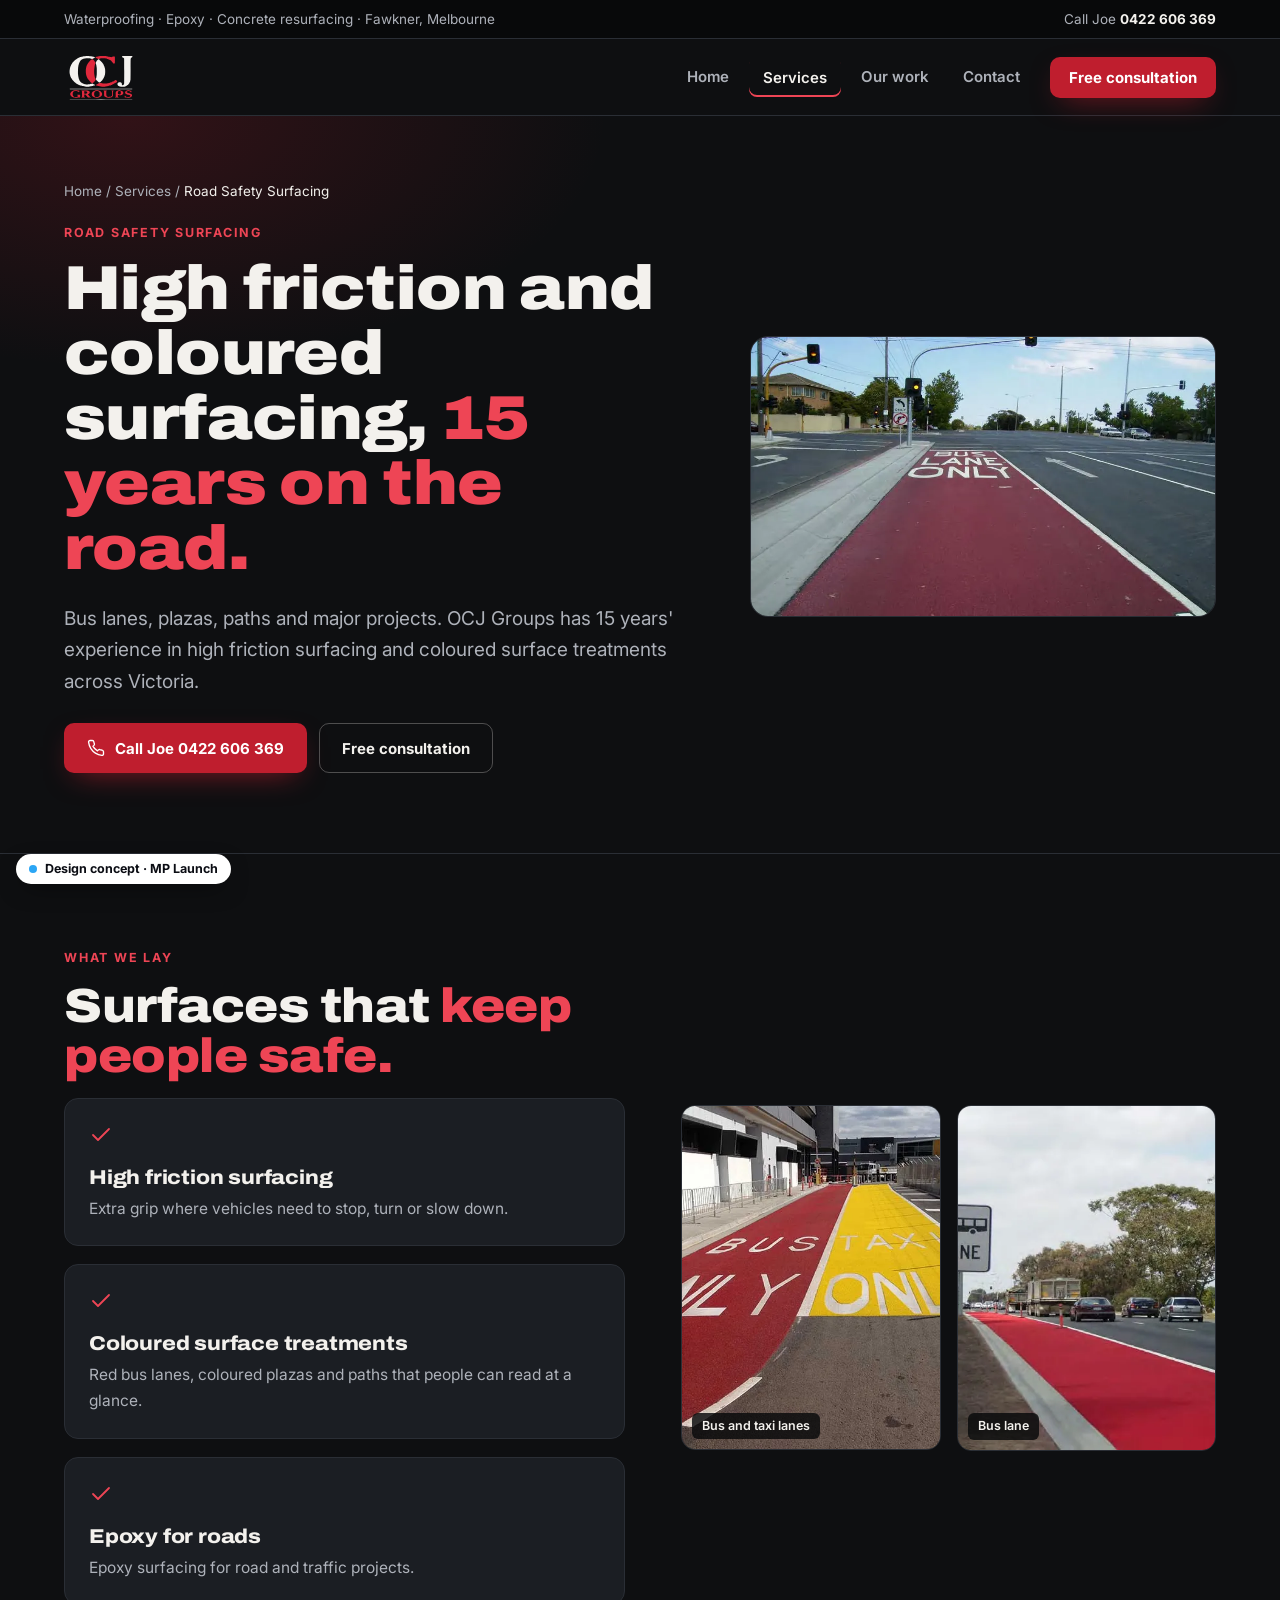
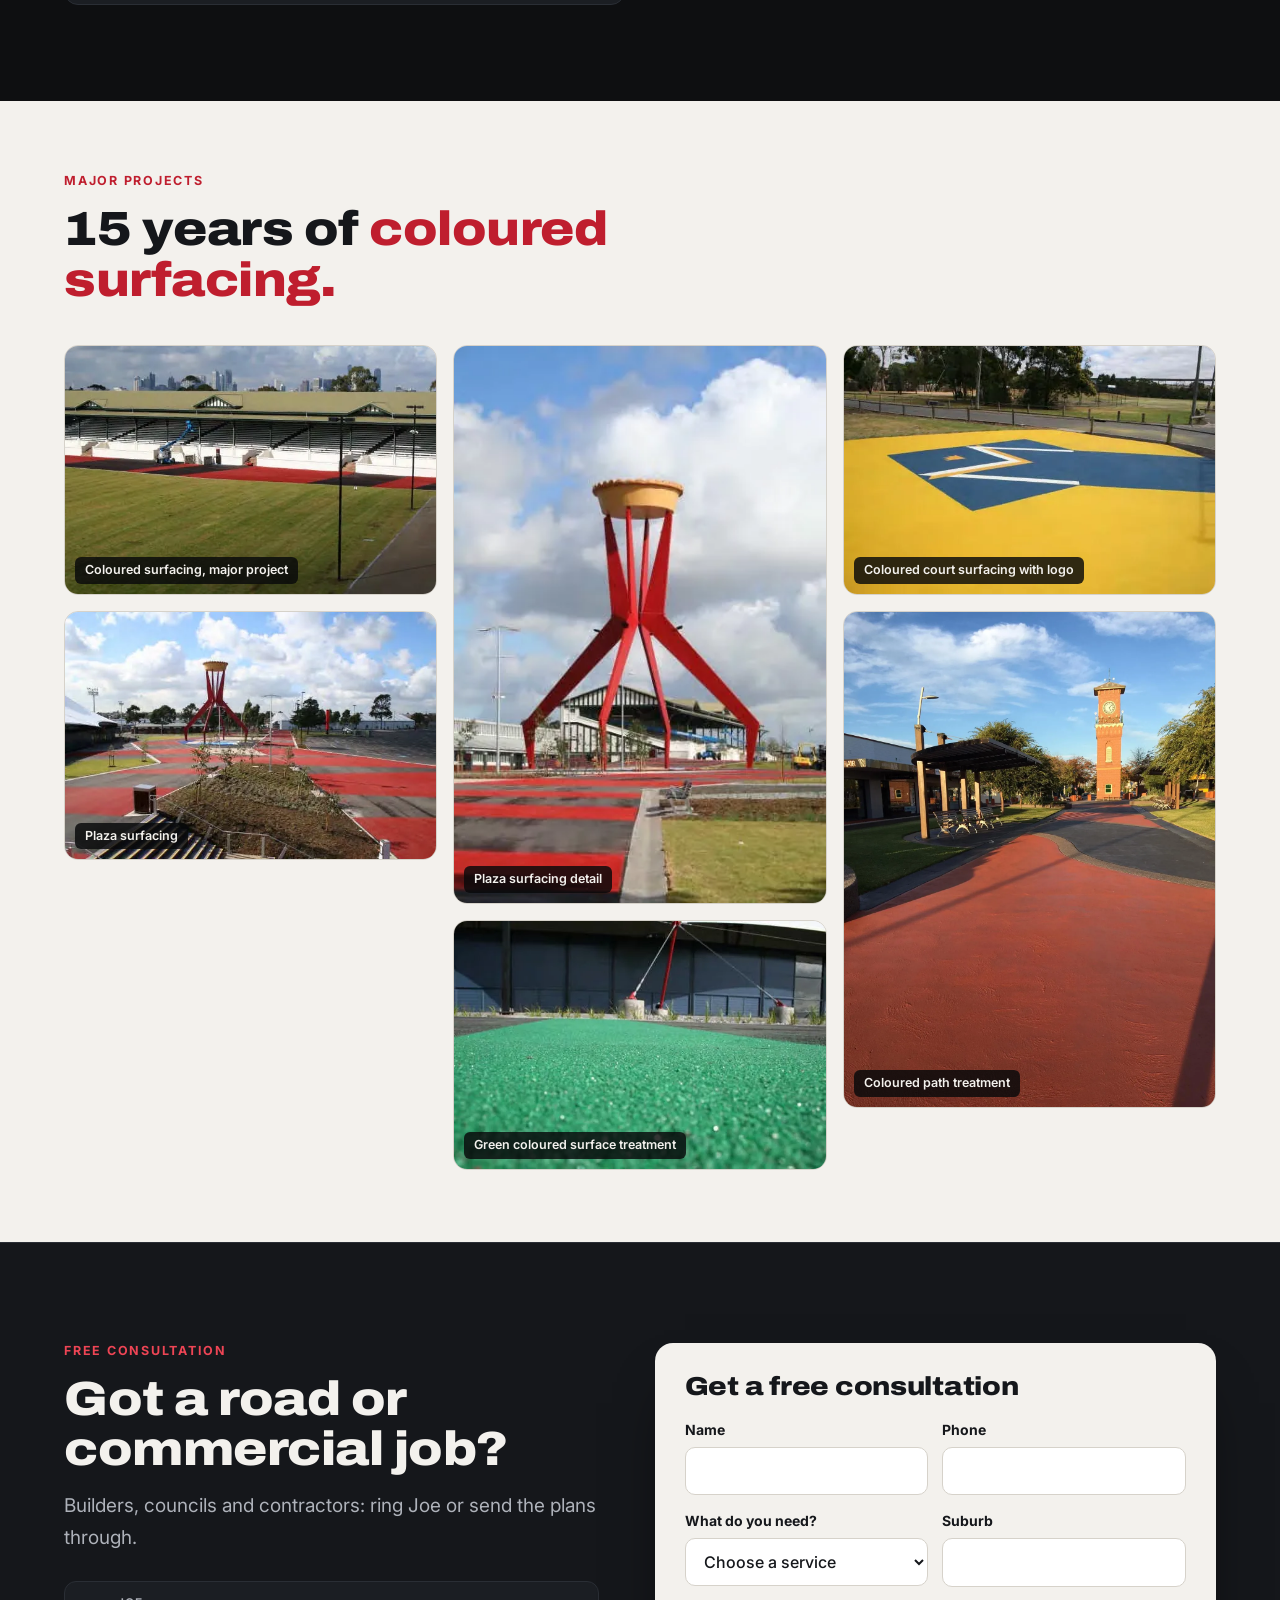
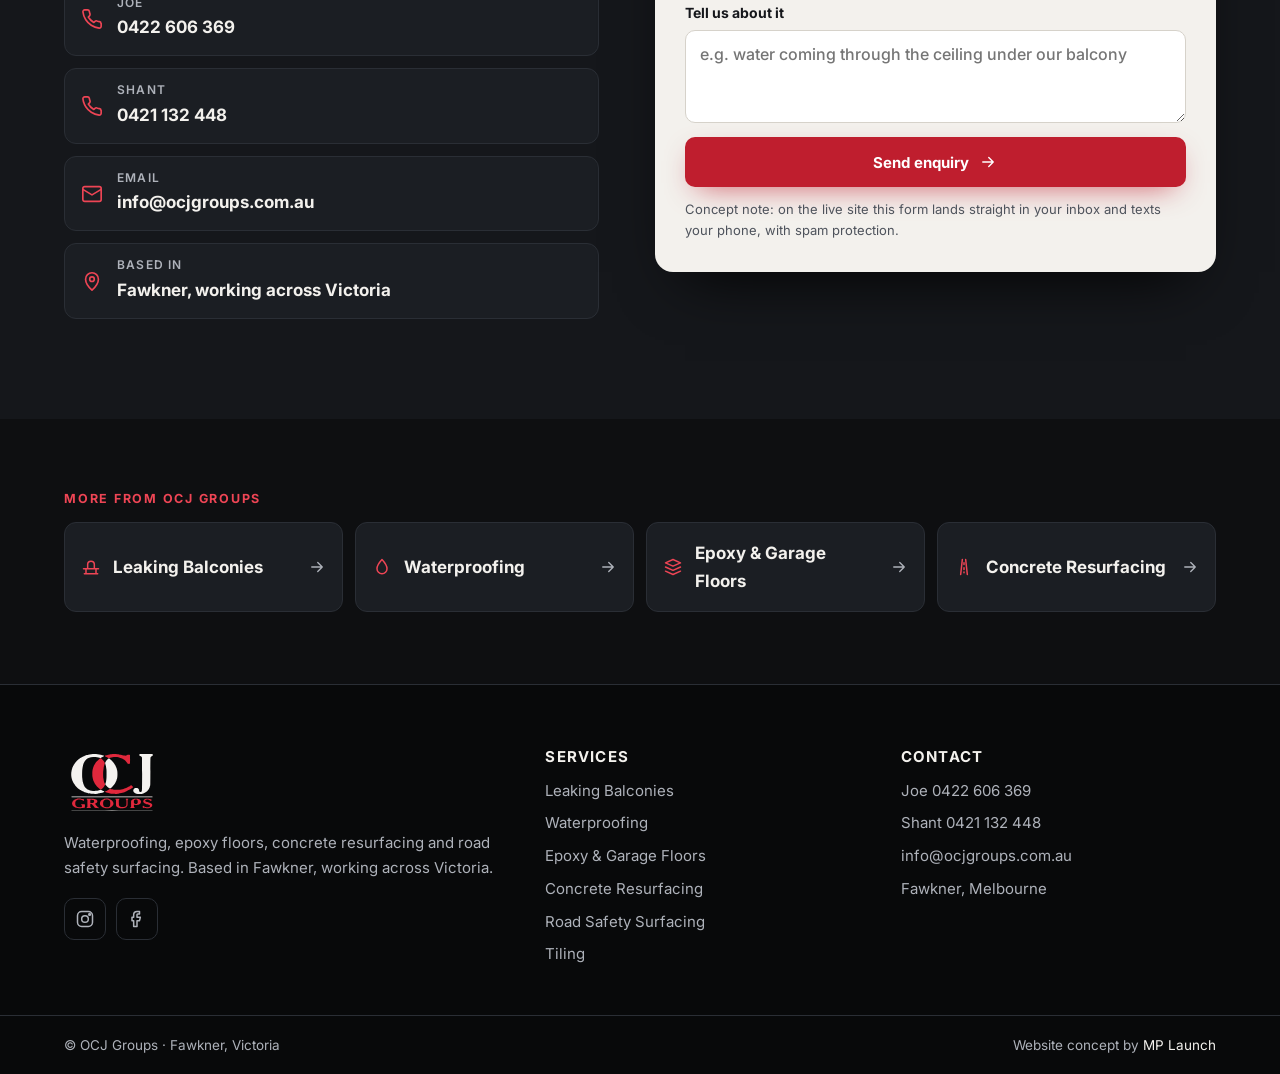
<file: road-safety-surfacing.html>
<!DOCTYPE html>
<html lang="en-AU">
<head>
<meta charset="utf-8">
<meta name="viewport" content="width=device-width, initial-scale=1">
<meta name="robots" content="noindex, nofollow">
<title>Road Safety Surfacing Melbourne | High Friction & Coloured Surfacing | OCJ Groups</title>
<meta name="description" content="High friction surfacing and coloured surface treatments in Victoria from OCJ Groups. 15 years' experience on bus lanes, road projects, plazas and major projects.">
<meta name="theme-color" content="#0E0F11">
<meta property="og:type" content="website">
<meta property="og:title" content="Road Safety Surfacing Melbourne | High Friction & Coloured Surfacing | OCJ Groups">
<meta property="og:description" content="High friction surfacing and coloured surface treatments in Victoria from OCJ Groups. 15 years' experience on bus lanes, road projects, plazas and major projects.">
<link rel="icon" href="data:image/svg+xml,%3Csvg xmlns='http://www.w3.org/2000/svg' viewBox='0 0 64 64'%3E%3Crect width='64' height='64' rx='12' fill='%230E0F11'/%3E%3Ccircle cx='26' cy='32' r='15' fill='none' stroke='%23F3F1ED' stroke-width='6'/%3E%3Cpath d='M48 20a15 15 0 1 0 0 24' fill='none' stroke='%23E0283C' stroke-width='6'/%3E%3C/svg%3E">
<link rel="preconnect" href="https://fonts.googleapis.com">
<link rel="preconnect" href="https://fonts.gstatic.com" crossorigin>
<link href="https://fonts.googleapis.com/css2?family=Archivo:wdth,wght@100..125,500..900&family=Inter:wght@400;500;600;700&display=swap" rel="stylesheet">
<link rel="stylesheet" href="styles.css">
<script>document.documentElement.className+=" js";setTimeout(function(){document.documentElement.classList.add("rv-all")},2500);</script>
<script type="application/ld+json">{"@context":"https://schema.org","@type":"HomeAndConstructionBusiness","name":"OCJ Groups","url":"https://www.ocjgroups.com.au/","telephone":"+61422606369","email":"info@ocjgroups.com.au","address":{"@type":"PostalAddress","addressLocality":"Fawkner","addressRegion":"VIC","postalCode":"3060","addressCountry":"AU"},"areaServed":{"@type":"State","name":"Victoria"},"sameAs":["https://instagram.com/ocjgroups","https://www.facebook.com/OCJ-Groups-100625772271633"],"knowsAbout":["Waterproofing","Leaking balcony repair","Epoxy flooring","Concrete resurfacing","Road safety surfacing","Tiling"]}</script>
</head>
<body>
<a class="skip" href="#main">Skip to content</a>
<div class="topbar"><div class="wrap">
  <span class="hide-sm">Waterproofing &middot; Epoxy &middot; Concrete resurfacing &middot; Fawkner, Melbourne</span>
  <span>Call Joe <a href="tel:+61422606369">0422 606 369</a></span>
</div></div>
<header class="hdr">
  <div class="wrap hdr-in">
    <a class="lockup" href="index.html" aria-label="OCJ Groups, home"><img src="assets/logo-light.svg" width="74" height="51" alt="OCJ Groups"></a>
    <input type="checkbox" id="nav-t" aria-hidden="true">
    <label class="burger" for="nav-t" aria-label="Menu"><span></span><span></span><span></span></label>
    <nav class="nav" aria-label="Main">
      <a class="lnk" href="index.html">Home</a>
      <div class="dd">
        <a class="lnk" href="index.html#services" aria-current="page">Services</a>
        <div class="dd-menu"><a href="leaking-balcony-repair-melbourne.html"><svg class="ic" viewBox="0 0 24 24" fill="none" stroke="currentColor" stroke-width="1.8" stroke-linecap="round" stroke-linejoin="round" aria-hidden="true"><path d="M4 20h16M6 20v-6h12v6M3 14h18M8 14V9a4 4 0 0 1 8 0v5"/></svg>Leaking Balconies</a><a href="waterproofing-melbourne.html"><svg class="ic" viewBox="0 0 24 24" fill="none" stroke="currentColor" stroke-width="1.8" stroke-linecap="round" stroke-linejoin="round" aria-hidden="true"><path d="M12 3s6 6.5 6 11a6 6 0 0 1-12 0c0-4.5 6-11 6-11z"/></svg>Waterproofing</a><a href="epoxy-garage-floors-melbourne.html"><svg class="ic" viewBox="0 0 24 24" fill="none" stroke="currentColor" stroke-width="1.8" stroke-linecap="round" stroke-linejoin="round" aria-hidden="true"><path d="M3 17l9 4 9-4M3 12l9 4 9-4M12 3l9 4-9 4-9-4 9-4z"/></svg>Epoxy & Garage Floors</a><a href="concrete-resurfacing-melbourne.html"><svg class="ic" viewBox="0 0 24 24" fill="none" stroke="currentColor" stroke-width="1.8" stroke-linecap="round" stroke-linejoin="round" aria-hidden="true"><path d="M8 21L10 3M16 21L14 3M12 7v2M12 13v2M12 18v1"/></svg>Concrete Resurfacing</a><a href="road-safety-surfacing.html"><svg class="ic" viewBox="0 0 24 24" fill="none" stroke="currentColor" stroke-width="1.8" stroke-linecap="round" stroke-linejoin="round" aria-hidden="true"><path d="M4 21L8 3h8l4 18M12 6v3M12 12v3M12 18v2"/></svg>Road Safety Surfacing</a></div>
      </div>
      <a class="lnk" href="index.html#work">Our work</a>
      <a class="lnk" href="contact.html">Contact</a>
      <a class="btn btn-red" href="contact.html">Free consultation</a>
    </nav>
  </div>
</header>
<main id="main">
<section class="phero">
  <div class="wrap phero-in">
    <div data-r>
      <nav class="crumbs" aria-label="Breadcrumb"><a href="index.html">Home</a> / <a href="index.html#services">Services</a> / <span>Road Safety Surfacing</span></nav>
      <p class="eyebrow">Road safety surfacing</p>
      <h1 class="h-hero h-page">High friction and coloured surfacing, <em>15 years on the road.</em></h1>
      <p class="lede">Bus lanes, plazas, paths and major projects. OCJ Groups has 15 years' experience in high friction surfacing and coloured surface treatments across Victoria.</p>
      <div class="ctas">
        <a class="btn btn-red" href="tel:+61422606369"><svg class="ic" viewBox="0 0 24 24" fill="none" stroke="currentColor" stroke-width="1.8" stroke-linecap="round" stroke-linejoin="round" aria-hidden="true"><path d="M22 16.9v3a2 2 0 0 1-2.2 2 19.8 19.8 0 0 1-8.6-3.1 19.5 19.5 0 0 1-6-6A19.8 19.8 0 0 1 2.1 4.2 2 2 0 0 1 4.1 2h3a2 2 0 0 1 2 1.7c.1.9.4 1.8.7 2.7a2 2 0 0 1-.5 2.1L8 9.8a16 16 0 0 0 6 6l1.3-1.3a2 2 0 0 1 2.1-.4c.9.3 1.8.6 2.7.7a2 2 0 0 1 1.7 2z"/></svg> Call Joe 0422 606 369</a>
        <a class="btn btn-ghost" href="#quote">Free consultation</a>
      </div>
    </div>
    <figure class="phero-img" data-r data-d="1"><img src="assets/bus-lane.webp" width="886" height="532" alt="Red coloured bus lane surfacing at an intersection" fetchpriority="high" decoding="async"></figure>
  </div>
</section>
<section class="sec">
  <div class="wrap split">
    <div data-r>
      <p class="eyebrow">What we lay</p>
      <h2 class="h-sec">Surfaces that <em>keep people safe.</em></h2>
      <div class="points"><div class="point" data-r data-d="1"><svg class="ic" viewBox="0 0 24 24" fill="none" stroke="currentColor" stroke-width="1.8" stroke-linecap="round" stroke-linejoin="round" aria-hidden="true"><path d="M20 6L9 17l-5-5"/></svg><h3>High friction surfacing</h3><p>Extra grip where vehicles need to stop, turn or slow down.</p></div><div class="point" data-r data-d="2"><svg class="ic" viewBox="0 0 24 24" fill="none" stroke="currentColor" stroke-width="1.8" stroke-linecap="round" stroke-linejoin="round" aria-hidden="true"><path d="M20 6L9 17l-5-5"/></svg><h3>Coloured surface treatments</h3><p>Red bus lanes, coloured plazas and paths that people can read at a glance.</p></div><div class="point" data-r data-d="3"><svg class="ic" viewBox="0 0 24 24" fill="none" stroke="currentColor" stroke-width="1.8" stroke-linecap="round" stroke-linejoin="round" aria-hidden="true"><path d="M20 6L9 17l-5-5"/></svg><h3>Epoxy for roads</h3><p>Epoxy surfacing for road and traffic projects.</p></div></div>
    </div>
    <div class="duo" data-r data-d="1">
      <figure><img src="assets/bus-taxi.webp" width="800" height="565" alt="Bus and taxi only lanes" loading="lazy" decoding="async"><figcaption>Bus and taxi lanes</figcaption></figure>
      <figure><img src="assets/bus-lane-2.webp" width="886" height="532" alt="Red bus lane beside a main road" loading="lazy" decoding="async"><figcaption>Bus lane</figcaption></figure>
    </div>
  </div>
</section>
<section class="sec paper sec-tight">
  <div class="wrap">
    <div class="sec-head" data-r><p class="eyebrow">Major projects</p><h2 class="h-sec">15 years of <em>coloured surfacing.</em></h2></div>
    <div class="gallery"><figure data-r data-d="1"><img src="assets/stadium.webp" width="600" height="400" alt="Coloured surfacing, major project" loading="lazy" decoding="async"><figcaption>Coloured surfacing, major project</figcaption></figure><figure data-r data-d="2"><img src="assets/plaza.webp" width="600" height="400" alt="Plaza surfacing" loading="lazy" decoding="async"><figcaption>Plaza surfacing</figcaption></figure><figure data-r data-d="3"><img src="assets/plaza-2.webp" width="400" height="600" alt="Plaza surfacing detail" loading="lazy" decoding="async"><figcaption>Plaza surfacing detail</figcaption></figure><figure data-r data-d="1"><img src="assets/green-surface.webp" width="600" height="400" alt="Green coloured surface treatment" loading="lazy" decoding="async"><figcaption>Green coloured surface treatment</figcaption></figure><figure data-r data-d="2"><img src="assets/court-logo.webp" width="600" height="400" alt="Coloured court surfacing with logo" loading="lazy" decoding="async"><figcaption>Coloured court surfacing with logo</figcaption></figure><figure data-r data-d="3"><img src="assets/red-path.webp" width="1200" height="1600" alt="Coloured path treatment" loading="lazy" decoding="async"><figcaption>Coloured path treatment</figcaption></figure></div>
  </div>
</section>

<section class="cta" id="quote">
  <div class="wrap cta-in">
    <div data-r>
      <p class="eyebrow">Free consultation</p>
      <h2 class="h-sec">Got a road or commercial job?</h2>
      <p class="lede">Builders, councils and contractors: ring Joe or send the plans through.</p>
      <div class="contact-lines">
        <a href="tel:+61422606369"><svg class="ic" viewBox="0 0 24 24" fill="none" stroke="currentColor" stroke-width="1.8" stroke-linecap="round" stroke-linejoin="round" aria-hidden="true"><path d="M22 16.9v3a2 2 0 0 1-2.2 2 19.8 19.8 0 0 1-8.6-3.1 19.5 19.5 0 0 1-6-6A19.8 19.8 0 0 1 2.1 4.2 2 2 0 0 1 4.1 2h3a2 2 0 0 1 2 1.7c.1.9.4 1.8.7 2.7a2 2 0 0 1-.5 2.1L8 9.8a16 16 0 0 0 6 6l1.3-1.3a2 2 0 0 1 2.1-.4c.9.3 1.8.6 2.7.7a2 2 0 0 1 1.7 2z"/></svg><span><small>Joe</small>0422 606 369</span></a>
        <a href="tel:+61421132448"><svg class="ic" viewBox="0 0 24 24" fill="none" stroke="currentColor" stroke-width="1.8" stroke-linecap="round" stroke-linejoin="round" aria-hidden="true"><path d="M22 16.9v3a2 2 0 0 1-2.2 2 19.8 19.8 0 0 1-8.6-3.1 19.5 19.5 0 0 1-6-6A19.8 19.8 0 0 1 2.1 4.2 2 2 0 0 1 4.1 2h3a2 2 0 0 1 2 1.7c.1.9.4 1.8.7 2.7a2 2 0 0 1-.5 2.1L8 9.8a16 16 0 0 0 6 6l1.3-1.3a2 2 0 0 1 2.1-.4c.9.3 1.8.6 2.7.7a2 2 0 0 1 1.7 2z"/></svg><span><small>Shant</small>0421 132 448</span></a>
        <a href="mailto:info@ocjgroups.com.au"><svg class="ic" viewBox="0 0 24 24" fill="none" stroke="currentColor" stroke-width="1.8" stroke-linecap="round" stroke-linejoin="round" aria-hidden="true"><rect x="2" y="4" width="20" height="16" rx="2"/><path d="M22 7l-10 6L2 7"/></svg><span><small>Email</small>info@ocjgroups.com.au</span></a>
        <div><svg class="ic" viewBox="0 0 24 24" fill="none" stroke="currentColor" stroke-width="1.8" stroke-linecap="round" stroke-linejoin="round" aria-hidden="true"><path d="M12 22s7-6.5 7-12a7 7 0 0 0-14 0c0 5.5 7 12 7 12z"/><circle cx="12" cy="10" r="2.5"/></svg><span><small>Based in</small>Fawkner, working across Victoria</span></div>
      </div>
    </div>
    <form class="form" data-r data-d="1" onsubmit="return false">
      <h3>Get a free consultation</h3>
      <div class="f-row">
        <div class="f-field"><label for="q-name">Name</label><input id="q-name" type="text" autocomplete="name"></div>
        <div class="f-field"><label for="q-phone">Phone</label><input id="q-phone" type="tel" autocomplete="tel"></div>
      </div>
      <div class="f-row">
        <div class="f-field"><label for="q-svc">What do you need?</label><select id="q-svc"><option value="">Choose a service</option><option>Leaking Balconies</option><option>Waterproofing</option><option>Epoxy & Garage Floors</option><option>Concrete Resurfacing</option><option>Road Safety Surfacing</option><option>Tiling</option><option>Something else</option></select></div>
        <div class="f-field"><label for="q-where">Suburb</label><input id="q-where" type="text" autocomplete="address-level2"></div>
      </div>
      <div class="f-field"><label for="q-msg">Tell us about it</label><textarea id="q-msg" rows="3" placeholder="e.g. water coming through the ceiling under our balcony"></textarea></div>
      <a class="btn btn-red btn-block" href="mailto:info@ocjgroups.com.au?subject=Free%20consultation%20request">Send enquiry <svg class="ic" viewBox="0 0 24 24" fill="none" stroke="currentColor" stroke-width="1.8" stroke-linecap="round" stroke-linejoin="round" aria-hidden="true"><path d="M5 12h14M13 6l6 6-6 6"/></svg></a>
      <p class="fnote">Concept note: on the live site this form lands straight in your inbox and texts your phone, with spam protection.</p>
    </form>
  </div>
</section>

<section class="sec sec-tight">
  <div class="wrap">
    <p class="eyebrow">More from OCJ Groups</p>
    <div class="more"><a href="leaking-balcony-repair-melbourne.html" data-r><svg class="ic" viewBox="0 0 24 24" fill="none" stroke="currentColor" stroke-width="1.8" stroke-linecap="round" stroke-linejoin="round" aria-hidden="true"><path d="M4 20h16M6 20v-6h12v6M3 14h18M8 14V9a4 4 0 0 1 8 0v5"/></svg><span>Leaking Balconies</span><svg class="ic go" viewBox="0 0 24 24" fill="none" stroke="currentColor" stroke-width="1.8" stroke-linecap="round" stroke-linejoin="round" aria-hidden="true"><path d="M5 12h14M13 6l6 6-6 6"/></svg></a><a href="waterproofing-melbourne.html" data-r><svg class="ic" viewBox="0 0 24 24" fill="none" stroke="currentColor" stroke-width="1.8" stroke-linecap="round" stroke-linejoin="round" aria-hidden="true"><path d="M12 3s6 6.5 6 11a6 6 0 0 1-12 0c0-4.5 6-11 6-11z"/></svg><span>Waterproofing</span><svg class="ic go" viewBox="0 0 24 24" fill="none" stroke="currentColor" stroke-width="1.8" stroke-linecap="round" stroke-linejoin="round" aria-hidden="true"><path d="M5 12h14M13 6l6 6-6 6"/></svg></a><a href="epoxy-garage-floors-melbourne.html" data-r><svg class="ic" viewBox="0 0 24 24" fill="none" stroke="currentColor" stroke-width="1.8" stroke-linecap="round" stroke-linejoin="round" aria-hidden="true"><path d="M3 17l9 4 9-4M3 12l9 4 9-4M12 3l9 4-9 4-9-4 9-4z"/></svg><span>Epoxy & Garage Floors</span><svg class="ic go" viewBox="0 0 24 24" fill="none" stroke="currentColor" stroke-width="1.8" stroke-linecap="round" stroke-linejoin="round" aria-hidden="true"><path d="M5 12h14M13 6l6 6-6 6"/></svg></a><a href="concrete-resurfacing-melbourne.html" data-r><svg class="ic" viewBox="0 0 24 24" fill="none" stroke="currentColor" stroke-width="1.8" stroke-linecap="round" stroke-linejoin="round" aria-hidden="true"><path d="M8 21L10 3M16 21L14 3M12 7v2M12 13v2M12 18v1"/></svg><span>Concrete Resurfacing</span><svg class="ic go" viewBox="0 0 24 24" fill="none" stroke="currentColor" stroke-width="1.8" stroke-linecap="round" stroke-linejoin="round" aria-hidden="true"><path d="M5 12h14M13 6l6 6-6 6"/></svg></a></div>
  </div>
</section>

</main>
<footer class="ftr">
  <div class="wrap ftr-in">
    <div>
      <a class="lockup" href="index.html"><img src="assets/logo-light.svg" width="96" height="66" alt="OCJ Groups"></a>
      <p>Waterproofing, epoxy floors, concrete resurfacing and road safety surfacing. Based in Fawkner, working across Victoria.</p>
      <div class="socials">
        <a href="https://instagram.com/ocjgroups" target="_blank" rel="noopener" aria-label="OCJ Groups on Instagram"><svg class="ic" viewBox="0 0 24 24" fill="none" stroke="currentColor" stroke-width="1.8" stroke-linecap="round" stroke-linejoin="round" aria-hidden="true"><rect x="3" y="3" width="18" height="18" rx="5"/><circle cx="12" cy="12" r="4"/><circle cx="17.5" cy="6.5" r="1"/></svg></a>
        <a href="https://www.facebook.com/OCJ-Groups-100625772271633" target="_blank" rel="noopener" aria-label="OCJ Groups on Facebook"><svg class="ic" viewBox="0 0 24 24" fill="none" stroke="currentColor" stroke-width="1.8" stroke-linecap="round" stroke-linejoin="round" aria-hidden="true"><path d="M15 3h-3a4 4 0 0 0-4 4v3H6v4h2v7h4v-7h3l1-4h-4V7a1 1 0 0 1 1-1h2z"/></svg></a>
      </div>
    </div>
    <div>
      <h4>Services</h4>
      <ul><li><a href="leaking-balcony-repair-melbourne.html">Leaking Balconies</a></li><li><a href="waterproofing-melbourne.html">Waterproofing</a></li><li><a href="epoxy-garage-floors-melbourne.html">Epoxy & Garage Floors</a></li><li><a href="concrete-resurfacing-melbourne.html">Concrete Resurfacing</a></li><li><a href="road-safety-surfacing.html">Road Safety Surfacing</a></li><li><a href="index.html#services">Tiling</a></li></ul>
    </div>
    <div>
      <h4>Contact</h4>
      <ul>
        <li><a href="tel:+61422606369">Joe 0422 606 369</a></li>
        <li><a href="tel:+61421132448">Shant 0421 132 448</a></li>
        <li><a href="mailto:info@ocjgroups.com.au">info@ocjgroups.com.au</a></li>
        <li><a href="contact.html">Fawkner, Melbourne</a></li>
      </ul>
    </div>
  </div>
  <div class="ftr-bar"><div class="wrap">
    <span>&copy; OCJ Groups &middot; Fawkner, Victoria</span>
    <span>Website concept by <a href="https://mplaunch.com.au">MP Launch</a></span>
  </div></div>
</footer>
<div class="mbar">
  <a class="btn btn-red" href="tel:+61422606369"><svg class="ic" viewBox="0 0 24 24" fill="none" stroke="currentColor" stroke-width="1.8" stroke-linecap="round" stroke-linejoin="round" aria-hidden="true"><path d="M22 16.9v3a2 2 0 0 1-2.2 2 19.8 19.8 0 0 1-8.6-3.1 19.5 19.5 0 0 1-6-6A19.8 19.8 0 0 1 2.1 4.2 2 2 0 0 1 4.1 2h3a2 2 0 0 1 2 1.7c.1.9.4 1.8.7 2.7a2 2 0 0 1-.5 2.1L8 9.8a16 16 0 0 0 6 6l1.3-1.3a2 2 0 0 1 2.1-.4c.9.3 1.8.6 2.7.7a2 2 0 0 1 1.7 2z"/></svg> Call Joe</a>
  <a class="btn btn-ghost" href="contact.html">Free consultation</a>
</div>
<a class="ribbon" href="https://mplaunch.com.au"><i></i>Design concept &middot; MP Launch</a>
<script>
(function(){var els=document.querySelectorAll('[data-r]');if(!('IntersectionObserver' in window)){els.forEach(function(e){e.classList.add('in')});return}
var io=new IntersectionObserver(function(es){es.forEach(function(e){if(e.isIntersecting){e.target.classList.add('in');io.unobserve(e.target)}})},{rootMargin:'0px 0px -6% 0px'});
els.forEach(function(e){io.observe(e)});
document.querySelectorAll('.nav a').forEach(function(a){a.addEventListener('click',function(){var t=document.getElementById('nav-t');if(t)t.checked=false})});})();
</script>
<script>
(function(){try{
  if(navigator.webdriver)return;
  var v=new URLSearchParams(location.search).get('v');
  if(!v)return;
  var slug="ocj-groups-preview", label="Joe - OCJ Groups", phone="+61422606369";
  var k="mpl_seen_"+slug, last=+localStorage.getItem(k)||0;
  if(Date.now()-last<432e5)return;
  var fired=false,dwell=0,t=null;
  function live(){return document.visibilityState==="visible";}
  function send(how){
    if(fired||!live())return; fired=true; if(t)clearInterval(t);
    localStorage.setItem(k,String(Date.now()));
    new Image().src="https://mplaunch.com.au/api/preview-view?slug="+encodeURIComponent(slug)
      +"&label="+encodeURIComponent(label)+"&phone="+encodeURIComponent(phone)
      +"&src="+encodeURIComponent(v)+"&via="+how+"&t="+Date.now();
  }
  function start(){
    t=setInterval(function(){if(!live())return; dwell+=500; if(dwell>=5000)send("dwell");},500);
    ["pointerdown","scroll","keydown"].forEach(function(e){
      addEventListener(e,function(){send("interaction");},{once:true,passive:true});});
  }
  if(document.prerendering){document.addEventListener("prerenderingchange",start,{once:true});}
  else{start();}
}catch(e){}})();
</script>
</body>
</html>
</file>
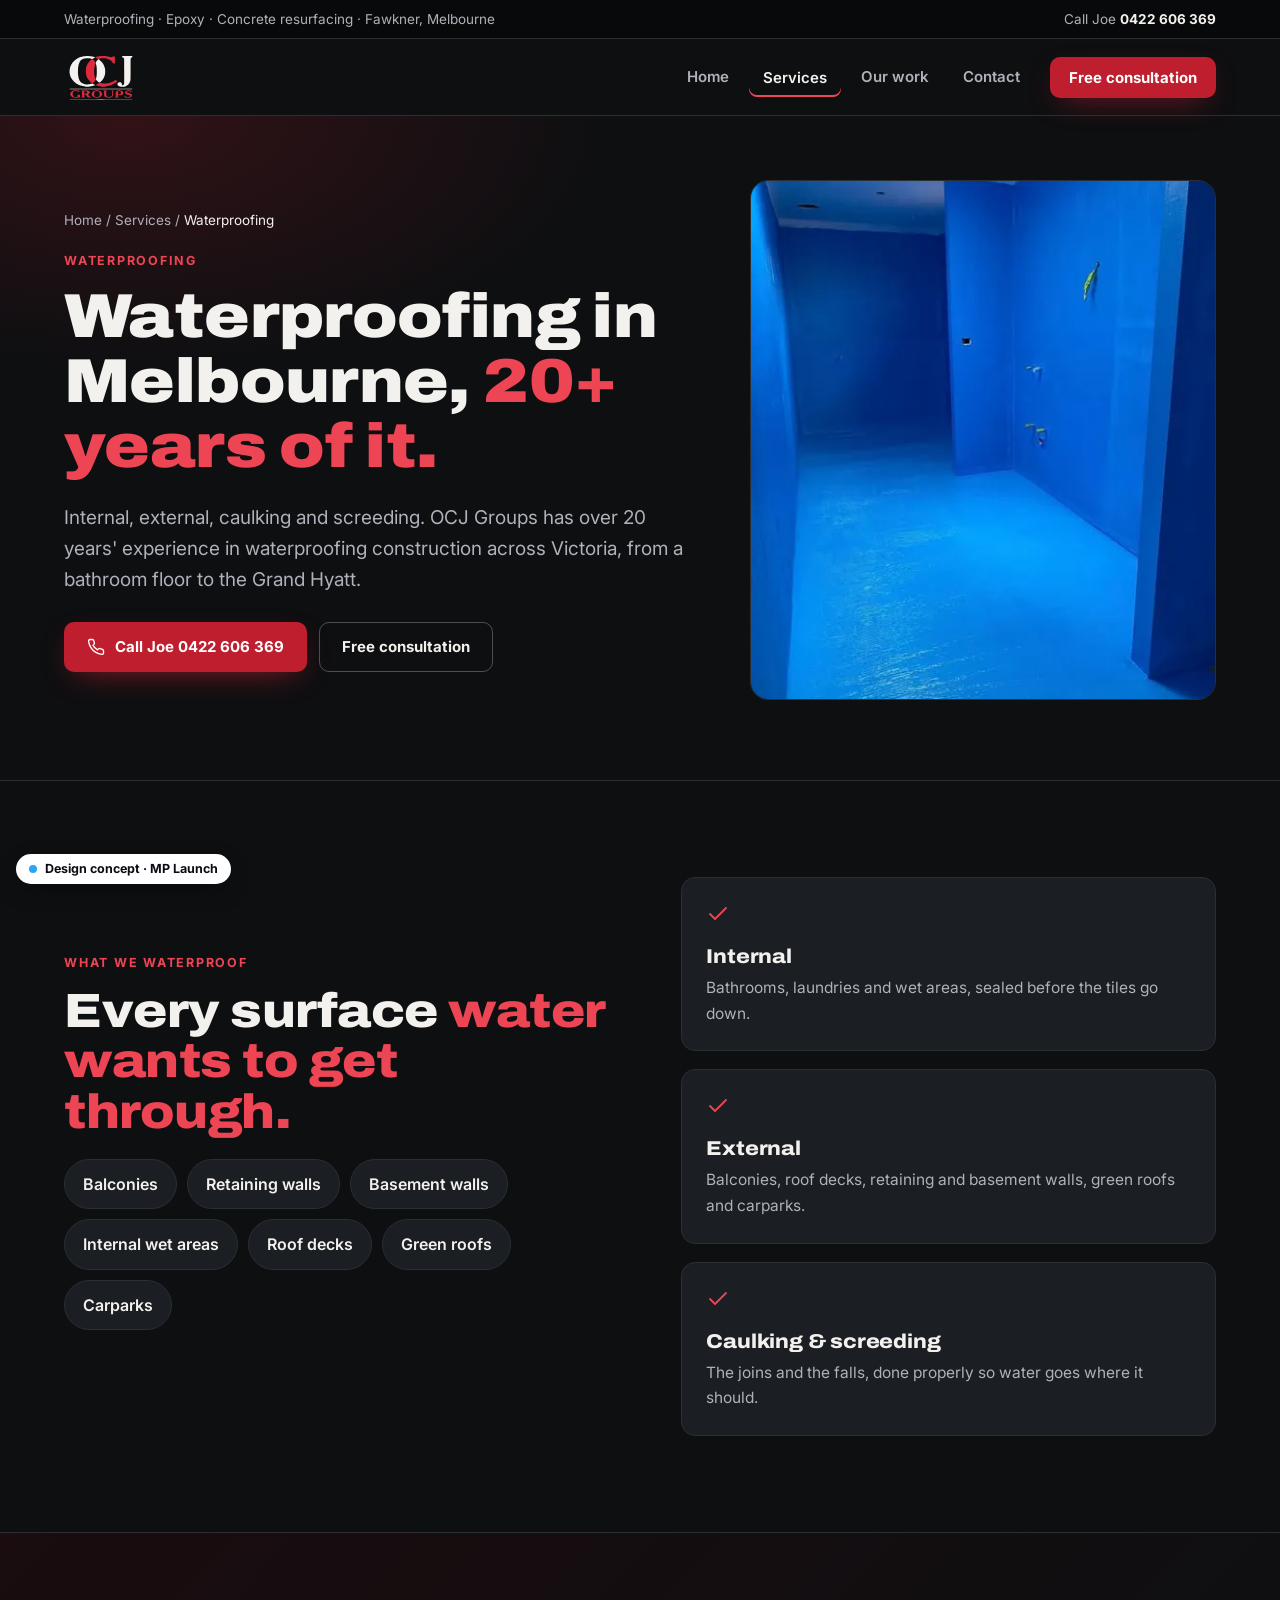
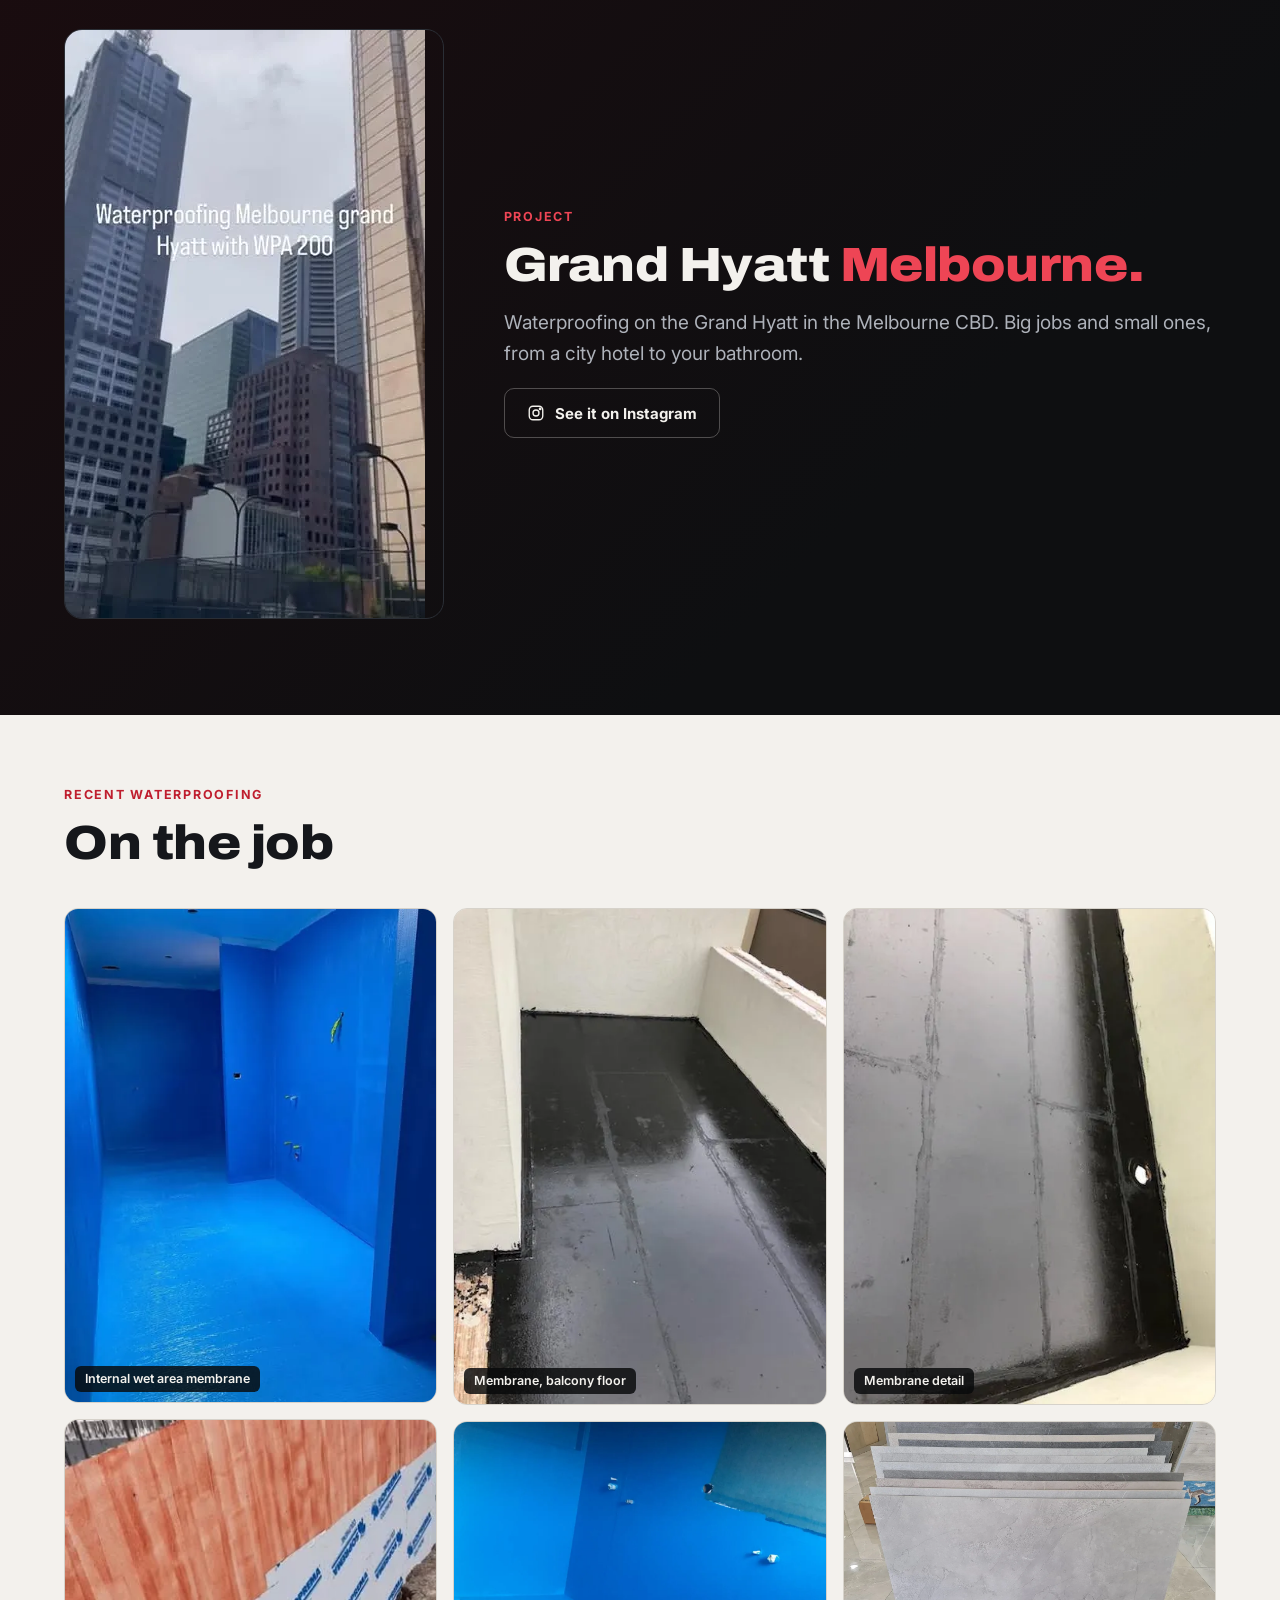
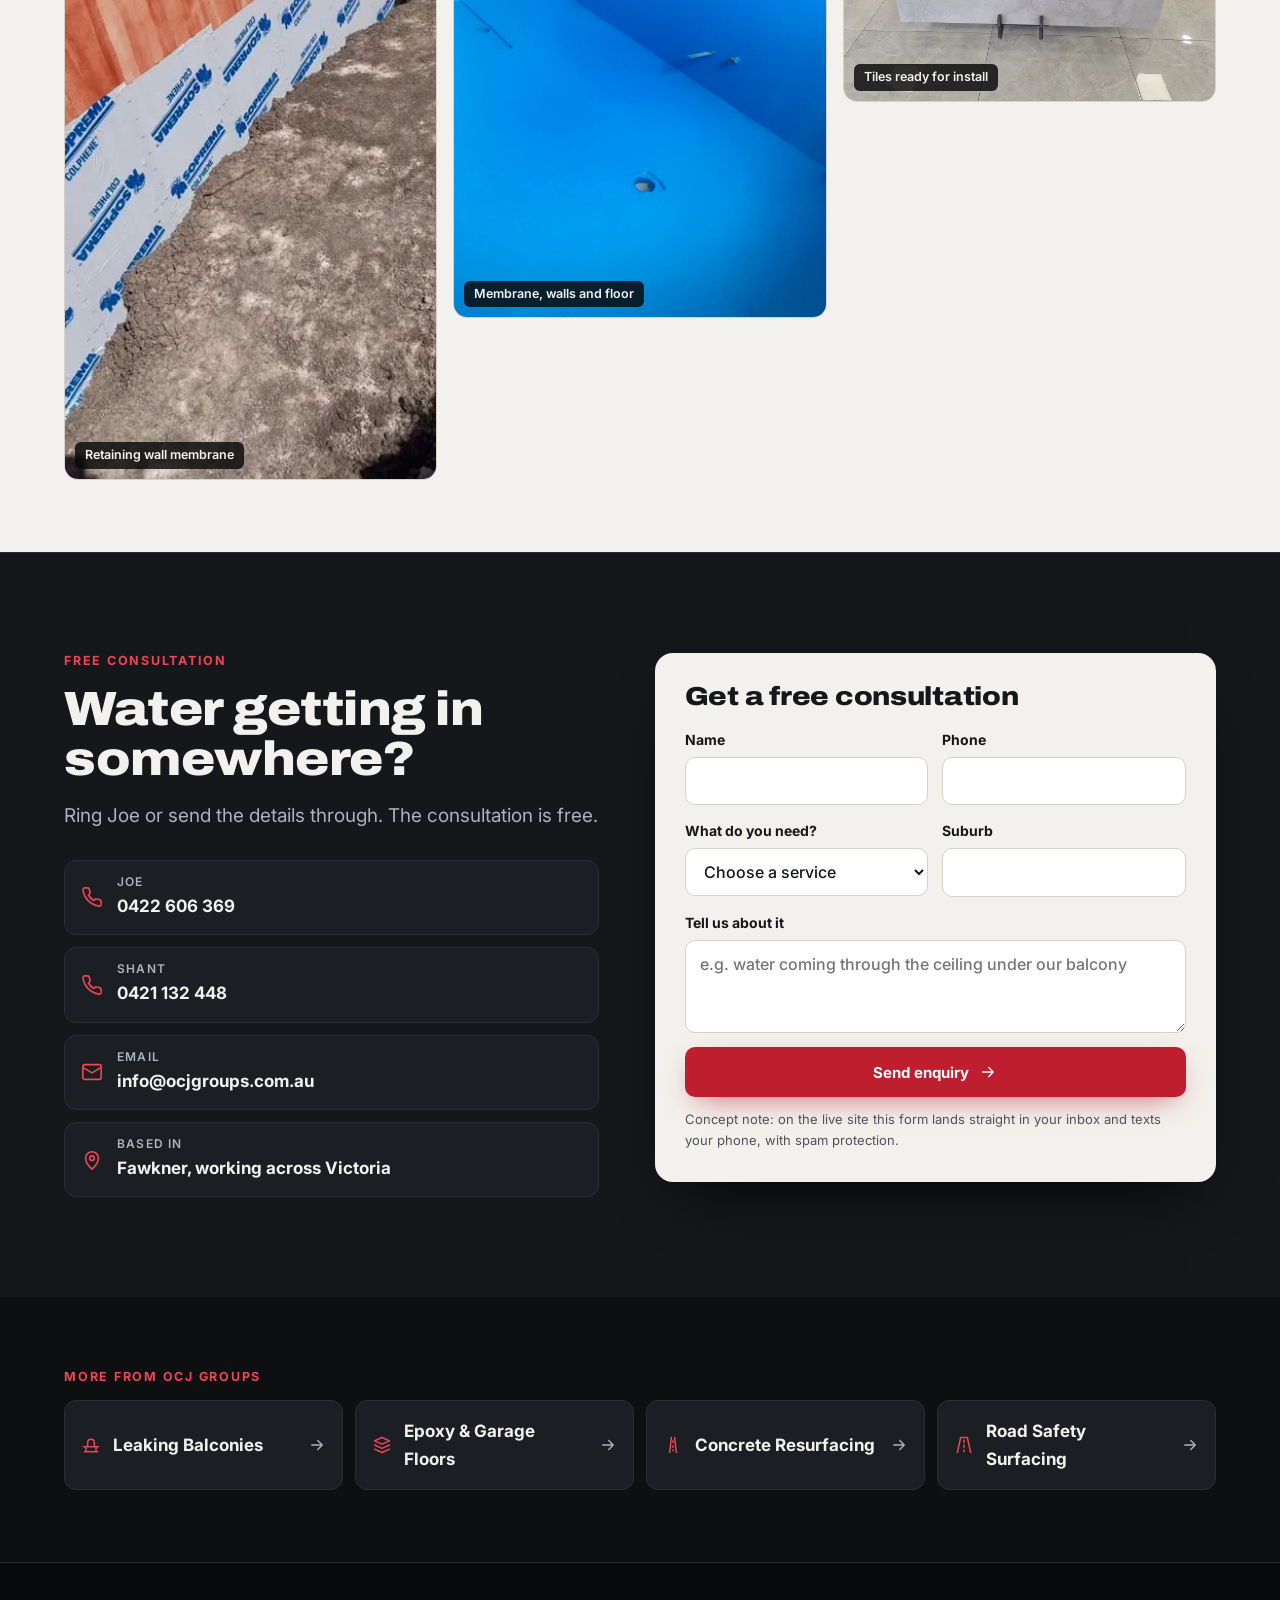
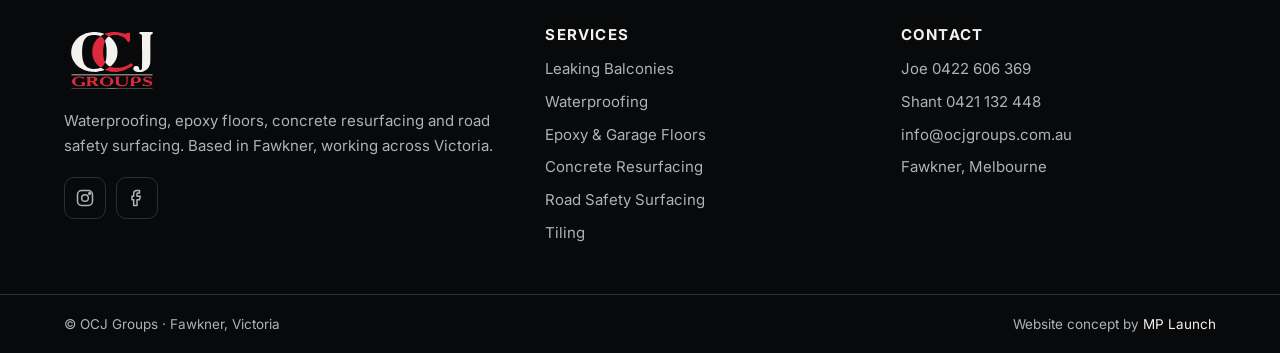
<file: waterproofing-melbourne.html>
<!DOCTYPE html>
<html lang="en-AU">
<head>
<meta charset="utf-8">
<meta name="viewport" content="width=device-width, initial-scale=1">
<meta name="robots" content="noindex, nofollow">
<title>Waterproofing Melbourne | 20+ Years Experience | OCJ Groups</title>
<meta name="description" content="Waterproofing in Melbourne from OCJ Groups: balconies, retaining walls, basement walls, internal wet areas, roof decks, green roofs and carparks. Over 20 years' experience. Free consultation.">
<meta name="theme-color" content="#0E0F11">
<meta property="og:type" content="website">
<meta property="og:title" content="Waterproofing Melbourne | 20+ Years Experience | OCJ Groups">
<meta property="og:description" content="Waterproofing in Melbourne from OCJ Groups: balconies, retaining walls, basement walls, internal wet areas, roof decks, green roofs and carparks. Over 20 years' experience. Free consultation.">
<link rel="icon" href="data:image/svg+xml,%3Csvg xmlns='http://www.w3.org/2000/svg' viewBox='0 0 64 64'%3E%3Crect width='64' height='64' rx='12' fill='%230E0F11'/%3E%3Ccircle cx='26' cy='32' r='15' fill='none' stroke='%23F3F1ED' stroke-width='6'/%3E%3Cpath d='M48 20a15 15 0 1 0 0 24' fill='none' stroke='%23E0283C' stroke-width='6'/%3E%3C/svg%3E">
<link rel="preconnect" href="https://fonts.googleapis.com">
<link rel="preconnect" href="https://fonts.gstatic.com" crossorigin>
<link href="https://fonts.googleapis.com/css2?family=Archivo:wdth,wght@100..125,500..900&family=Inter:wght@400;500;600;700&display=swap" rel="stylesheet">
<link rel="stylesheet" href="styles.css">
<script>document.documentElement.className+=" js";setTimeout(function(){document.documentElement.classList.add("rv-all")},2500);</script>
<script type="application/ld+json">{"@context":"https://schema.org","@type":"HomeAndConstructionBusiness","name":"OCJ Groups","url":"https://www.ocjgroups.com.au/","telephone":"+61422606369","email":"info@ocjgroups.com.au","address":{"@type":"PostalAddress","addressLocality":"Fawkner","addressRegion":"VIC","postalCode":"3060","addressCountry":"AU"},"areaServed":{"@type":"State","name":"Victoria"},"sameAs":["https://instagram.com/ocjgroups","https://www.facebook.com/OCJ-Groups-100625772271633"],"knowsAbout":["Waterproofing","Leaking balcony repair","Epoxy flooring","Concrete resurfacing","Road safety surfacing","Tiling"]}</script>
</head>
<body>
<a class="skip" href="#main">Skip to content</a>
<div class="topbar"><div class="wrap">
  <span class="hide-sm">Waterproofing &middot; Epoxy &middot; Concrete resurfacing &middot; Fawkner, Melbourne</span>
  <span>Call Joe <a href="tel:+61422606369">0422 606 369</a></span>
</div></div>
<header class="hdr">
  <div class="wrap hdr-in">
    <a class="lockup" href="index.html" aria-label="OCJ Groups, home"><img src="assets/logo-light.svg" width="74" height="51" alt="OCJ Groups"></a>
    <input type="checkbox" id="nav-t" aria-hidden="true">
    <label class="burger" for="nav-t" aria-label="Menu"><span></span><span></span><span></span></label>
    <nav class="nav" aria-label="Main">
      <a class="lnk" href="index.html">Home</a>
      <div class="dd">
        <a class="lnk" href="index.html#services" aria-current="page">Services</a>
        <div class="dd-menu"><a href="leaking-balcony-repair-melbourne.html"><svg class="ic" viewBox="0 0 24 24" fill="none" stroke="currentColor" stroke-width="1.8" stroke-linecap="round" stroke-linejoin="round" aria-hidden="true"><path d="M4 20h16M6 20v-6h12v6M3 14h18M8 14V9a4 4 0 0 1 8 0v5"/></svg>Leaking Balconies</a><a href="waterproofing-melbourne.html"><svg class="ic" viewBox="0 0 24 24" fill="none" stroke="currentColor" stroke-width="1.8" stroke-linecap="round" stroke-linejoin="round" aria-hidden="true"><path d="M12 3s6 6.5 6 11a6 6 0 0 1-12 0c0-4.5 6-11 6-11z"/></svg>Waterproofing</a><a href="epoxy-garage-floors-melbourne.html"><svg class="ic" viewBox="0 0 24 24" fill="none" stroke="currentColor" stroke-width="1.8" stroke-linecap="round" stroke-linejoin="round" aria-hidden="true"><path d="M3 17l9 4 9-4M3 12l9 4 9-4M12 3l9 4-9 4-9-4 9-4z"/></svg>Epoxy & Garage Floors</a><a href="concrete-resurfacing-melbourne.html"><svg class="ic" viewBox="0 0 24 24" fill="none" stroke="currentColor" stroke-width="1.8" stroke-linecap="round" stroke-linejoin="round" aria-hidden="true"><path d="M8 21L10 3M16 21L14 3M12 7v2M12 13v2M12 18v1"/></svg>Concrete Resurfacing</a><a href="road-safety-surfacing.html"><svg class="ic" viewBox="0 0 24 24" fill="none" stroke="currentColor" stroke-width="1.8" stroke-linecap="round" stroke-linejoin="round" aria-hidden="true"><path d="M4 21L8 3h8l4 18M12 6v3M12 12v3M12 18v2"/></svg>Road Safety Surfacing</a></div>
      </div>
      <a class="lnk" href="index.html#work">Our work</a>
      <a class="lnk" href="contact.html">Contact</a>
      <a class="btn btn-red" href="contact.html">Free consultation</a>
    </nav>
  </div>
</header>
<main id="main">
<section class="phero">
  <div class="wrap phero-in">
    <div data-r>
      <nav class="crumbs" aria-label="Breadcrumb"><a href="index.html">Home</a> / <a href="index.html#services">Services</a> / <span>Waterproofing</span></nav>
      <p class="eyebrow">Waterproofing</p>
      <h1 class="h-hero h-page">Waterproofing in Melbourne, <em>20+ years of it.</em></h1>
      <p class="lede">Internal, external, caulking and screeding. OCJ Groups has over 20 years' experience in waterproofing construction across Victoria, from a bathroom floor to the Grand Hyatt.</p>
      <div class="ctas">
        <a class="btn btn-red" href="tel:+61422606369"><svg class="ic" viewBox="0 0 24 24" fill="none" stroke="currentColor" stroke-width="1.8" stroke-linecap="round" stroke-linejoin="round" aria-hidden="true"><path d="M22 16.9v3a2 2 0 0 1-2.2 2 19.8 19.8 0 0 1-8.6-3.1 19.5 19.5 0 0 1-6-6A19.8 19.8 0 0 1 2.1 4.2 2 2 0 0 1 4.1 2h3a2 2 0 0 1 2 1.7c.1.9.4 1.8.7 2.7a2 2 0 0 1-.5 2.1L8 9.8a16 16 0 0 0 6 6l1.3-1.3a2 2 0 0 1 2.1-.4c.9.3 1.8.6 2.7.7a2 2 0 0 1 1.7 2z"/></svg> Call Joe 0422 606 369</a>
        <a class="btn btn-ghost" href="#quote">Free consultation</a>
      </div>
    </div>
    <figure class="phero-img" data-r data-d="1"><img src="assets/wetarea.webp" width="482" height="640" alt="Internal wet area waterproofed with a blue membrane" fetchpriority="high" decoding="async"></figure>
  </div>
</section>
<section class="sec">
  <div class="wrap split">
    <div data-r>
      <p class="eyebrow">What we waterproof</p>
      <h2 class="h-sec">Every surface <em>water wants to get through.</em></h2>
      <div class="surfaces big"><span>Balconies</span><span>Retaining walls</span><span>Basement walls</span><span>Internal wet areas</span><span>Roof decks</span><span>Green roofs</span><span>Carparks</span></div>
    </div>
    <div data-r data-d="1">
      <div class="points"><div class="point" data-r data-d="1"><svg class="ic" viewBox="0 0 24 24" fill="none" stroke="currentColor" stroke-width="1.8" stroke-linecap="round" stroke-linejoin="round" aria-hidden="true"><path d="M20 6L9 17l-5-5"/></svg><h3>Internal</h3><p>Bathrooms, laundries and wet areas, sealed before the tiles go down.</p></div><div class="point" data-r data-d="2"><svg class="ic" viewBox="0 0 24 24" fill="none" stroke="currentColor" stroke-width="1.8" stroke-linecap="round" stroke-linejoin="round" aria-hidden="true"><path d="M20 6L9 17l-5-5"/></svg><h3>External</h3><p>Balconies, roof decks, retaining and basement walls, green roofs and carparks.</p></div><div class="point" data-r data-d="3"><svg class="ic" viewBox="0 0 24 24" fill="none" stroke="currentColor" stroke-width="1.8" stroke-linecap="round" stroke-linejoin="round" aria-hidden="true"><path d="M20 6L9 17l-5-5"/></svg><h3>Caulking & screeding</h3><p>The joins and the falls, done properly so water goes where it should.</p></div></div>
    </div>
  </div>
</section>
<section class="project">
  <div class="wrap project-in">
    <figure data-r><img src="assets/hyatt.webp" width="360" height="588" alt="Waterproofing at the Grand Hyatt Melbourne" loading="lazy" decoding="async"></figure>
    <div data-r data-d="1">
      <p class="eyebrow">Project</p>
      <h2 class="h-sec">Grand Hyatt <em>Melbourne.</em></h2>
      <p class="lede">Waterproofing on the Grand Hyatt in the Melbourne CBD. Big jobs and small ones, from a city hotel to your bathroom.</p>
      <a class="btn btn-ghost" href="https://instagram.com/ocjgroups" target="_blank" rel="noopener"><svg class="ic" viewBox="0 0 24 24" fill="none" stroke="currentColor" stroke-width="1.8" stroke-linecap="round" stroke-linejoin="round" aria-hidden="true"><rect x="3" y="3" width="18" height="18" rx="5"/><circle cx="12" cy="12" r="4"/><circle cx="17.5" cy="6.5" r="1"/></svg> See it on Instagram</a>
    </div>
  </div>
</section>
<section class="sec paper sec-tight">
  <div class="wrap">
    <div class="sec-head" data-r><p class="eyebrow">Recent waterproofing</p><h2 class="h-sec">On the job</h2></div>
    <div class="gallery"><figure data-r data-d="1"><img src="assets/wetarea.webp" width="482" height="640" alt="Internal wet area membrane" loading="lazy" decoding="async"><figcaption>Internal wet area membrane</figcaption></figure><figure data-r data-d="2"><img src="assets/retaining-wall.webp" width="361" height="640" alt="Retaining wall membrane" loading="lazy" decoding="async"><figcaption>Retaining wall membrane</figcaption></figure><figure data-r data-d="3"><img src="assets/balcony-membrane.webp" width="480" height="640" alt="Membrane, balcony floor" loading="lazy" decoding="async"><figcaption>Membrane, balcony floor</figcaption></figure><figure data-r data-d="1"><img src="assets/blue-membrane.webp" width="1200" height="1600" alt="Membrane, walls and floor" loading="lazy" decoding="async"><figcaption>Membrane, walls and floor</figcaption></figure><figure data-r data-d="2"><img src="assets/balcony-membrane-2.webp" width="480" height="640" alt="Membrane detail" loading="lazy" decoding="async"><figcaption>Membrane detail</figcaption></figure><figure data-r data-d="3"><img src="assets/tiles-2.webp" width="1400" height="1050" alt="Tiles ready for install" loading="lazy" decoding="async"><figcaption>Tiles ready for install</figcaption></figure></div>
  </div>
</section>

<section class="cta" id="quote">
  <div class="wrap cta-in">
    <div data-r>
      <p class="eyebrow">Free consultation</p>
      <h2 class="h-sec">Water getting in somewhere?</h2>
      <p class="lede">Ring Joe or send the details through. The consultation is free.</p>
      <div class="contact-lines">
        <a href="tel:+61422606369"><svg class="ic" viewBox="0 0 24 24" fill="none" stroke="currentColor" stroke-width="1.8" stroke-linecap="round" stroke-linejoin="round" aria-hidden="true"><path d="M22 16.9v3a2 2 0 0 1-2.2 2 19.8 19.8 0 0 1-8.6-3.1 19.5 19.5 0 0 1-6-6A19.8 19.8 0 0 1 2.1 4.2 2 2 0 0 1 4.1 2h3a2 2 0 0 1 2 1.7c.1.9.4 1.8.7 2.7a2 2 0 0 1-.5 2.1L8 9.8a16 16 0 0 0 6 6l1.3-1.3a2 2 0 0 1 2.1-.4c.9.3 1.8.6 2.7.7a2 2 0 0 1 1.7 2z"/></svg><span><small>Joe</small>0422 606 369</span></a>
        <a href="tel:+61421132448"><svg class="ic" viewBox="0 0 24 24" fill="none" stroke="currentColor" stroke-width="1.8" stroke-linecap="round" stroke-linejoin="round" aria-hidden="true"><path d="M22 16.9v3a2 2 0 0 1-2.2 2 19.8 19.8 0 0 1-8.6-3.1 19.5 19.5 0 0 1-6-6A19.8 19.8 0 0 1 2.1 4.2 2 2 0 0 1 4.1 2h3a2 2 0 0 1 2 1.7c.1.9.4 1.8.7 2.7a2 2 0 0 1-.5 2.1L8 9.8a16 16 0 0 0 6 6l1.3-1.3a2 2 0 0 1 2.1-.4c.9.3 1.8.6 2.7.7a2 2 0 0 1 1.7 2z"/></svg><span><small>Shant</small>0421 132 448</span></a>
        <a href="mailto:info@ocjgroups.com.au"><svg class="ic" viewBox="0 0 24 24" fill="none" stroke="currentColor" stroke-width="1.8" stroke-linecap="round" stroke-linejoin="round" aria-hidden="true"><rect x="2" y="4" width="20" height="16" rx="2"/><path d="M22 7l-10 6L2 7"/></svg><span><small>Email</small>info@ocjgroups.com.au</span></a>
        <div><svg class="ic" viewBox="0 0 24 24" fill="none" stroke="currentColor" stroke-width="1.8" stroke-linecap="round" stroke-linejoin="round" aria-hidden="true"><path d="M12 22s7-6.5 7-12a7 7 0 0 0-14 0c0 5.5 7 12 7 12z"/><circle cx="12" cy="10" r="2.5"/></svg><span><small>Based in</small>Fawkner, working across Victoria</span></div>
      </div>
    </div>
    <form class="form" data-r data-d="1" onsubmit="return false">
      <h3>Get a free consultation</h3>
      <div class="f-row">
        <div class="f-field"><label for="q-name">Name</label><input id="q-name" type="text" autocomplete="name"></div>
        <div class="f-field"><label for="q-phone">Phone</label><input id="q-phone" type="tel" autocomplete="tel"></div>
      </div>
      <div class="f-row">
        <div class="f-field"><label for="q-svc">What do you need?</label><select id="q-svc"><option value="">Choose a service</option><option>Leaking Balconies</option><option>Waterproofing</option><option>Epoxy & Garage Floors</option><option>Concrete Resurfacing</option><option>Road Safety Surfacing</option><option>Tiling</option><option>Something else</option></select></div>
        <div class="f-field"><label for="q-where">Suburb</label><input id="q-where" type="text" autocomplete="address-level2"></div>
      </div>
      <div class="f-field"><label for="q-msg">Tell us about it</label><textarea id="q-msg" rows="3" placeholder="e.g. water coming through the ceiling under our balcony"></textarea></div>
      <a class="btn btn-red btn-block" href="mailto:info@ocjgroups.com.au?subject=Free%20consultation%20request">Send enquiry <svg class="ic" viewBox="0 0 24 24" fill="none" stroke="currentColor" stroke-width="1.8" stroke-linecap="round" stroke-linejoin="round" aria-hidden="true"><path d="M5 12h14M13 6l6 6-6 6"/></svg></a>
      <p class="fnote">Concept note: on the live site this form lands straight in your inbox and texts your phone, with spam protection.</p>
    </form>
  </div>
</section>

<section class="sec sec-tight">
  <div class="wrap">
    <p class="eyebrow">More from OCJ Groups</p>
    <div class="more"><a href="leaking-balcony-repair-melbourne.html" data-r><svg class="ic" viewBox="0 0 24 24" fill="none" stroke="currentColor" stroke-width="1.8" stroke-linecap="round" stroke-linejoin="round" aria-hidden="true"><path d="M4 20h16M6 20v-6h12v6M3 14h18M8 14V9a4 4 0 0 1 8 0v5"/></svg><span>Leaking Balconies</span><svg class="ic go" viewBox="0 0 24 24" fill="none" stroke="currentColor" stroke-width="1.8" stroke-linecap="round" stroke-linejoin="round" aria-hidden="true"><path d="M5 12h14M13 6l6 6-6 6"/></svg></a><a href="epoxy-garage-floors-melbourne.html" data-r><svg class="ic" viewBox="0 0 24 24" fill="none" stroke="currentColor" stroke-width="1.8" stroke-linecap="round" stroke-linejoin="round" aria-hidden="true"><path d="M3 17l9 4 9-4M3 12l9 4 9-4M12 3l9 4-9 4-9-4 9-4z"/></svg><span>Epoxy & Garage Floors</span><svg class="ic go" viewBox="0 0 24 24" fill="none" stroke="currentColor" stroke-width="1.8" stroke-linecap="round" stroke-linejoin="round" aria-hidden="true"><path d="M5 12h14M13 6l6 6-6 6"/></svg></a><a href="concrete-resurfacing-melbourne.html" data-r><svg class="ic" viewBox="0 0 24 24" fill="none" stroke="currentColor" stroke-width="1.8" stroke-linecap="round" stroke-linejoin="round" aria-hidden="true"><path d="M8 21L10 3M16 21L14 3M12 7v2M12 13v2M12 18v1"/></svg><span>Concrete Resurfacing</span><svg class="ic go" viewBox="0 0 24 24" fill="none" stroke="currentColor" stroke-width="1.8" stroke-linecap="round" stroke-linejoin="round" aria-hidden="true"><path d="M5 12h14M13 6l6 6-6 6"/></svg></a><a href="road-safety-surfacing.html" data-r><svg class="ic" viewBox="0 0 24 24" fill="none" stroke="currentColor" stroke-width="1.8" stroke-linecap="round" stroke-linejoin="round" aria-hidden="true"><path d="M4 21L8 3h8l4 18M12 6v3M12 12v3M12 18v2"/></svg><span>Road Safety Surfacing</span><svg class="ic go" viewBox="0 0 24 24" fill="none" stroke="currentColor" stroke-width="1.8" stroke-linecap="round" stroke-linejoin="round" aria-hidden="true"><path d="M5 12h14M13 6l6 6-6 6"/></svg></a></div>
  </div>
</section>

</main>
<footer class="ftr">
  <div class="wrap ftr-in">
    <div>
      <a class="lockup" href="index.html"><img src="assets/logo-light.svg" width="96" height="66" alt="OCJ Groups"></a>
      <p>Waterproofing, epoxy floors, concrete resurfacing and road safety surfacing. Based in Fawkner, working across Victoria.</p>
      <div class="socials">
        <a href="https://instagram.com/ocjgroups" target="_blank" rel="noopener" aria-label="OCJ Groups on Instagram"><svg class="ic" viewBox="0 0 24 24" fill="none" stroke="currentColor" stroke-width="1.8" stroke-linecap="round" stroke-linejoin="round" aria-hidden="true"><rect x="3" y="3" width="18" height="18" rx="5"/><circle cx="12" cy="12" r="4"/><circle cx="17.5" cy="6.5" r="1"/></svg></a>
        <a href="https://www.facebook.com/OCJ-Groups-100625772271633" target="_blank" rel="noopener" aria-label="OCJ Groups on Facebook"><svg class="ic" viewBox="0 0 24 24" fill="none" stroke="currentColor" stroke-width="1.8" stroke-linecap="round" stroke-linejoin="round" aria-hidden="true"><path d="M15 3h-3a4 4 0 0 0-4 4v3H6v4h2v7h4v-7h3l1-4h-4V7a1 1 0 0 1 1-1h2z"/></svg></a>
      </div>
    </div>
    <div>
      <h4>Services</h4>
      <ul><li><a href="leaking-balcony-repair-melbourne.html">Leaking Balconies</a></li><li><a href="waterproofing-melbourne.html">Waterproofing</a></li><li><a href="epoxy-garage-floors-melbourne.html">Epoxy & Garage Floors</a></li><li><a href="concrete-resurfacing-melbourne.html">Concrete Resurfacing</a></li><li><a href="road-safety-surfacing.html">Road Safety Surfacing</a></li><li><a href="index.html#services">Tiling</a></li></ul>
    </div>
    <div>
      <h4>Contact</h4>
      <ul>
        <li><a href="tel:+61422606369">Joe 0422 606 369</a></li>
        <li><a href="tel:+61421132448">Shant 0421 132 448</a></li>
        <li><a href="mailto:info@ocjgroups.com.au">info@ocjgroups.com.au</a></li>
        <li><a href="contact.html">Fawkner, Melbourne</a></li>
      </ul>
    </div>
  </div>
  <div class="ftr-bar"><div class="wrap">
    <span>&copy; OCJ Groups &middot; Fawkner, Victoria</span>
    <span>Website concept by <a href="https://mplaunch.com.au">MP Launch</a></span>
  </div></div>
</footer>
<div class="mbar">
  <a class="btn btn-red" href="tel:+61422606369"><svg class="ic" viewBox="0 0 24 24" fill="none" stroke="currentColor" stroke-width="1.8" stroke-linecap="round" stroke-linejoin="round" aria-hidden="true"><path d="M22 16.9v3a2 2 0 0 1-2.2 2 19.8 19.8 0 0 1-8.6-3.1 19.5 19.5 0 0 1-6-6A19.8 19.8 0 0 1 2.1 4.2 2 2 0 0 1 4.1 2h3a2 2 0 0 1 2 1.7c.1.9.4 1.8.7 2.7a2 2 0 0 1-.5 2.1L8 9.8a16 16 0 0 0 6 6l1.3-1.3a2 2 0 0 1 2.1-.4c.9.3 1.8.6 2.7.7a2 2 0 0 1 1.7 2z"/></svg> Call Joe</a>
  <a class="btn btn-ghost" href="contact.html">Free consultation</a>
</div>
<a class="ribbon" href="https://mplaunch.com.au"><i></i>Design concept &middot; MP Launch</a>
<script>
(function(){var els=document.querySelectorAll('[data-r]');if(!('IntersectionObserver' in window)){els.forEach(function(e){e.classList.add('in')});return}
var io=new IntersectionObserver(function(es){es.forEach(function(e){if(e.isIntersecting){e.target.classList.add('in');io.unobserve(e.target)}})},{rootMargin:'0px 0px -6% 0px'});
els.forEach(function(e){io.observe(e)});
document.querySelectorAll('.nav a').forEach(function(a){a.addEventListener('click',function(){var t=document.getElementById('nav-t');if(t)t.checked=false})});})();
</script>
<script>
(function(){try{
  if(navigator.webdriver)return;
  var v=new URLSearchParams(location.search).get('v');
  if(!v)return;
  var slug="ocj-groups-preview", label="Joe - OCJ Groups", phone="+61422606369";
  var k="mpl_seen_"+slug, last=+localStorage.getItem(k)||0;
  if(Date.now()-last<432e5)return;
  var fired=false,dwell=0,t=null;
  function live(){return document.visibilityState==="visible";}
  function send(how){
    if(fired||!live())return; fired=true; if(t)clearInterval(t);
    localStorage.setItem(k,String(Date.now()));
    new Image().src="https://mplaunch.com.au/api/preview-view?slug="+encodeURIComponent(slug)
      +"&label="+encodeURIComponent(label)+"&phone="+encodeURIComponent(phone)
      +"&src="+encodeURIComponent(v)+"&via="+how+"&t="+Date.now();
  }
  function start(){
    t=setInterval(function(){if(!live())return; dwell+=500; if(dwell>=5000)send("dwell");},500);
    ["pointerdown","scroll","keydown"].forEach(function(e){
      addEventListener(e,function(){send("interaction");},{once:true,passive:true});});
  }
  if(document.prerendering){document.addEventListener("prerenderingchange",start,{once:true});}
  else{start();}
}catch(e){}})();
</script>
</body>
</html>
</file>
<file: styles.css>
/* OCJ Groups concept - MP Launch 2026-09-29. Brand red sampled from their logo: #BF1E2E. */
:root{
  --bg:#0E0F11; --bg2:#15171B; --card:#1B1E23; --line:#2A2E35;
  --text:#F3F1ED; --muted:#AEB2BA;
  --red:#BF1E2E; --red-hi:#EE4555; --red-deep:#8E1422;
  --paper:#F3F1ED; --paper2:#E8E5DF; --ink:#15171B; --ink-muted:#4E535C; --ink-line:#D6D2CA;
  --r:14px; --wrap:1200px;
  --hf:"Archivo", "Arial Narrow", system-ui, sans-serif;
  --bf:"Inter", system-ui, -apple-system, "Segoe UI", Roboto, sans-serif;
}
*,*::before,*::after{box-sizing:border-box}
html{scroll-behavior:smooth;-webkit-text-size-adjust:100%}
body{margin:0;background:var(--bg);color:var(--text);font:400 17px/1.65 var(--bf);-webkit-font-smoothing:antialiased}
img{max-width:100%;height:auto;display:block}
a{color:inherit}
h1,h2,h3,h4{font-family:var(--hf);font-stretch:112%;line-height:1.05;margin:0;letter-spacing:-.01em}
em{font-style:normal;color:var(--red-hi)}
.paper em{color:var(--red)}
p{margin:0 0 1em}
.wrap{max-width:var(--wrap);margin:0 auto;padding:0 24px}
.skip{position:absolute;left:-999px;top:0;background:var(--red);color:#fff;padding:10px 16px;z-index:200}
.skip:focus{left:12px;top:12px}
.ic{width:20px;height:20px;flex:none}
.hide-sm{display:inline}

/* buttons */
.btn{display:inline-flex;align-items:center;gap:10px;justify-content:center;font:700 15px/1 var(--bf);text-decoration:none;padding:15px 22px;border-radius:10px;border:1.5px solid transparent;transition:transform .15s,background .15s,border-color .15s;white-space:nowrap}
.btn .ic{width:18px;height:18px}
.btn:hover{transform:translateY(-1px)}
.btn-red{background:var(--red);color:#fff;box-shadow:0 10px 30px -12px rgba(191,30,46,.8)}
.btn-red:hover{background:#D42335}
.btn-ghost{border-color:rgba(243,241,237,.28);color:var(--text)}
.btn-ghost:hover{border-color:var(--text)}
.paper .btn-ghost{border-color:rgba(21,23,27,.3);color:var(--ink)}
.btn-lg{padding:18px 26px;font-size:16px}
.btn-block{width:100%}

/* top bar + header (solid, never see-through) */
.topbar{background:#08090A;border-bottom:1px solid var(--line);font-size:13.5px;color:var(--muted)}
.topbar .wrap{display:flex;justify-content:space-between;gap:16px;padding-top:8px;padding-bottom:8px}
.topbar a{color:var(--text);font-weight:700;text-decoration:none}
.hdr{position:sticky;top:0;z-index:50;background:var(--bg);border-bottom:1px solid var(--line)}
.hdr-in{display:flex;align-items:center;justify-content:space-between;min-height:76px}
.lockup{display:block;flex:none}
.lockup img{width:74px;height:auto}
#nav-t{position:absolute;opacity:0;pointer-events:none}
.burger{display:none}
.nav{display:flex;align-items:center;gap:6px}
.nav .lnk{text-decoration:none;font-weight:600;font-size:15px;padding:10px 14px;border-radius:8px;color:var(--muted)}
.nav .lnk:hover,.nav .lnk[aria-current]{color:var(--text)}
.nav .lnk[aria-current]{box-shadow:inset 0 -2px 0 var(--red-hi)}
.nav .btn{margin-left:10px;padding:12px 18px}
.dd{position:relative}
.dd-menu{position:absolute;top:100%;left:0;min-width:260px;background:var(--bg2);border:1px solid var(--line);border-radius:12px;padding:8px;box-shadow:0 20px 50px -20px #000;opacity:0;visibility:hidden;transform:translateY(6px);transition:.15s}
.dd:hover .dd-menu,.dd:focus-within .dd-menu{opacity:1;visibility:visible;transform:none}
.dd-menu a{display:flex;align-items:center;gap:10px;padding:10px 12px;border-radius:8px;text-decoration:none;font-weight:600;font-size:15px;color:var(--text)}
.dd-menu a .ic{color:var(--red-hi)}
.dd-menu a:hover{background:var(--card)}

/* shared type */
.eyebrow{font:700 12.5px/1.2 var(--bf);letter-spacing:.14em;text-transform:uppercase;color:var(--red-hi);margin:0 0 16px}
.paper .eyebrow{color:var(--red)}
.h-hero{font-size:clamp(42px,6.6vw,84px);font-weight:900;margin-bottom:22px}
.h-page{font-size:clamp(36px,5vw,62px)}
.h-sec{font-size:clamp(30px,4vw,48px);font-weight:850;margin-bottom:16px}
.lede{font-size:19px;color:var(--muted);max-width:40em}
.paper .lede{color:var(--ink-muted)}
.ctas{display:flex;flex-wrap:wrap;gap:12px;margin-top:26px}

/* sections */
.sec{padding:96px 0}
.sec-tight{padding:72px 0}
.paper{background:var(--paper);color:var(--ink)}
.sec-head{max-width:760px;margin-bottom:40px}
.split{display:grid;grid-template-columns:1.05fr 1fr;gap:56px;align-items:center}
.split-top{align-items:start}

/* hero */
.hero{position:relative;padding:72px 0 88px;overflow:clip;border-bottom:1px solid var(--line)}
.hero-tex{position:absolute;inset:0;background:
  radial-gradient(900px 500px at 12% 10%,rgba(191,30,46,.22),transparent 60%),
  radial-gradient(700px 500px at 95% 90%,rgba(191,30,46,.12),transparent 60%),
  linear-gradient(180deg,rgba(14,15,17,.92),rgba(14,15,17,.98)),
  url("assets/flake-tex.webp") center/400px repeat;
  pointer-events:none}
.hero-in{position:relative;display:grid;grid-template-columns:1.1fr 1fr;gap:56px;align-items:center}
.chips{list-style:none;display:flex;flex-wrap:wrap;gap:10px 22px;padding:0;margin:30px 0 0;color:var(--muted);font-size:15px;font-weight:600}
.chips li{display:flex;align-items:center;gap:8px}
.chips .ic{width:18px;height:18px;color:var(--red-hi)}
.mosaic{display:grid;grid-template-columns:1fr 1fr;grid-template-rows:170px 150px 170px;gap:14px}
.mosaic figure{margin:0;position:relative;border-radius:var(--r);overflow:hidden;border:1px solid var(--line);background:var(--card)}
.mosaic img{width:100%;height:100%;object-fit:cover}
.mosaic figcaption,.duo figcaption,.gallery figcaption{position:absolute;left:10px;bottom:10px;background:rgba(8,9,10,.82);color:var(--text);font:600 12.5px/1 var(--bf);padding:7px 10px;border-radius:6px}
.m1{grid-row:1/3}
.m2{grid-row:1/2}
.m3{grid-row:2/4}
.m4{grid-row:3/4;background:#fff !important}
.m4 img{object-fit:contain !important;background:#fff}
.m2 img{object-position:center 30%}

/* stats */
.stats{background:var(--bg2);border-bottom:1px solid var(--line)}
.stats-in{display:grid;grid-template-columns:repeat(4,1fr)}
.stats-in div{padding:34px 24px;border-left:1px solid var(--line)}
.stats-in div:first-child{border-left:0;padding-left:0}
.stats b{display:block;font:900 44px/1 var(--hf);font-stretch:115%;color:var(--text)}
.stats span{display:block;margin-top:10px;color:var(--muted);font-size:14.5px}

/* balcony feature */
.feature{padding:100px 0;background:linear-gradient(135deg,#1A0C0F 0%,#12090B 45%,var(--bg) 100%);border-bottom:1px solid var(--line)}
.feature-in{display:grid;grid-template-columns:1fr 1.05fr;gap:56px;align-items:center}
.ticks{list-style:none;padding:0;margin:22px 0 0;display:grid;gap:12px;font-weight:600}
.ticks li{display:flex;gap:10px;align-items:center}
.ticks .ic{color:var(--red-hi)}
.diagram-card{background:var(--bg2);border:1px solid var(--line);border-radius:18px;padding:22px}
.diagram{width:100%;height:auto;display:block}

/* service cards */
.cards{display:grid;grid-template-columns:repeat(3,1fr);gap:22px}
.card{display:flex;flex-direction:column;background:#fff;border:1px solid var(--ink-line);border-radius:16px;overflow:hidden;text-decoration:none;color:var(--ink);transition:transform .2s,box-shadow .2s}
.card:hover{transform:translateY(-4px);box-shadow:0 24px 50px -28px rgba(0,0,0,.45)}
.card-img{aspect-ratio:16/10;overflow:hidden;background:var(--paper2)}
.card-img img{width:100%;height:100%;object-fit:cover}
.card-body{padding:22px 22px 24px;display:flex;flex-direction:column;flex:1}
.card-body .ic{width:26px;height:26px;color:var(--red);margin-bottom:12px}
.card h3{font-size:22px;font-weight:800;margin-bottom:8px}
.card p{color:var(--ink-muted);font-size:15.5px;flex:1}
.more-lnk{display:inline-flex;align-items:center;gap:8px;font-weight:700;font-size:14.5px;color:var(--red)}
.more-lnk .ic{width:16px;height:16px;margin:0;color:var(--red)}

/* surfaces chips */
.surfaces{display:flex;flex-wrap:wrap;gap:10px;margin:22px 0 28px}
.surfaces span{border:1px solid var(--line);background:var(--card);border-radius:999px;padding:9px 16px;font-weight:600;font-size:15px}
.surfaces.big span{font-size:16px;padding:11px 18px}
.duo{display:grid;grid-template-columns:1fr 1fr;gap:16px}
.duo figure{margin:0;position:relative;border-radius:var(--r);overflow:hidden;border:1px solid var(--line);aspect-ratio:3/4}
.duo img{width:100%;height:100%;object-fit:cover}

/* motto */
.quote{padding:84px 0;text-align:center;background:var(--red);color:#fff}
.quote .big{font:900 clamp(34px,5.4vw,70px)/1.02 var(--hf);font-stretch:115%;margin:0}
.quote em{color:#0E0F11}
.quote .by{margin:16px 0 0;font-weight:700;letter-spacing:.14em;text-transform:uppercase;font-size:13px;color:#fff}

/* gallery */
.gallery{columns:3 280px;column-gap:16px}
.gallery figure{margin:0 0 16px;break-inside:avoid;position:relative;border-radius:var(--r);overflow:hidden;border:1px solid var(--line);background:var(--card)}
.paper .gallery figure{border-color:var(--ink-line)}
.gallery img{width:100%}

/* about */
.about{display:grid;grid-template-columns:1fr 1.2fr;gap:56px}
.about p{color:var(--ink-muted);font-size:17.5px}
.suppliers-lbl{font-weight:700;color:var(--ink) !important;margin-top:26px !important;font-size:15px !important}
.suppliers{display:flex;flex-wrap:wrap;gap:10px}
.suppliers span{background:#fff;border:1px solid var(--ink-line);border-radius:8px;padding:8px 14px;font-weight:700;font-size:14.5px;color:var(--ink)}

/* instagram */
.insta{padding:84px 0;border-top:1px solid var(--line)}
.insta-in{display:grid;grid-template-columns:.8fr 1.2fr;gap:48px;align-items:center}
.insta .btn{margin-top:10px}
.strip{display:grid;grid-template-columns:repeat(5,1fr);gap:10px}
.strip img{aspect-ratio:9/14;width:100%;height:auto;object-fit:cover;border-radius:10px;border:1px solid var(--line);transition:transform .2s}
.strip:hover img{transform:translateY(-3px)}
.insta-note{margin-top:14px}
.insta-note a{display:inline-flex;align-items:center;gap:8px;font-weight:700;color:var(--red);text-decoration:none}

/* cta + form */
.cta{padding:100px 0;background:var(--bg2);border-top:1px solid var(--line)}
.cta-in{display:grid;grid-template-columns:1fr 1.05fr;gap:56px;align-items:start}
.contact-lines{display:grid;gap:12px;margin-top:28px}
.contact-lines a,.contact-lines div{display:flex;align-items:center;gap:14px;text-decoration:none;background:var(--card);border:1px solid var(--line);border-radius:12px;padding:14px 16px;font-weight:700;font-size:17px}
.contact-lines a:hover{border-color:var(--red-hi)}
.contact-lines .ic{color:var(--red-hi);width:22px;height:22px}
.contact-lines small{display:block;font:600 12px/1.2 var(--bf);letter-spacing:.1em;text-transform:uppercase;color:var(--muted);margin-bottom:3px}
.form{background:var(--paper);color:var(--ink);border-radius:18px;padding:30px;box-shadow:0 30px 60px -30px #000}
.form h3{font-size:26px;font-weight:850;margin-bottom:18px}
.f-row{display:grid;grid-template-columns:1fr 1fr;gap:14px}
.f-field{display:flex;flex-direction:column;gap:6px;margin-bottom:14px}
.f-field label{font-weight:700;font-size:14px}
.f-field input,.f-field select,.f-field textarea{font:500 16px/1.4 var(--bf);padding:12px 14px;border:1.5px solid var(--ink-line);border-radius:10px;background:#fff;color:var(--ink);width:100%}
.f-field input:focus,.f-field select:focus,.f-field textarea:focus{outline:2px solid var(--red);outline-offset:1px;border-color:transparent}
.fnote{font-size:13px;color:var(--ink-muted);margin:12px 0 0}

/* page hero (service pages) */
.phero{padding:64px 0 80px;border-bottom:1px solid var(--line);background:
  radial-gradient(800px 420px at 10% 0%,rgba(191,30,46,.2),transparent 60%),var(--bg)}
.phero-slim{padding:64px 0 40px}
.phero-in{display:grid;grid-template-columns:1.15fr .85fr;gap:56px;align-items:center}
.phero-img{margin:0;border-radius:18px;overflow:hidden;border:1px solid var(--line);max-height:520px}
.phero-img img{width:100%;height:100%;max-height:520px;object-fit:cover}
.crumbs{font-size:13.5px;color:var(--muted);margin-bottom:22px}
.crumbs a{color:var(--muted);text-decoration:none}
.crumbs a:hover{color:var(--text)}
.crumbs span{color:var(--text)}

/* points + steps */
.points{display:grid;grid-template-columns:repeat(3,1fr);gap:18px}
.split .points{grid-template-columns:1fr}
.point{background:var(--card);border:1px solid var(--line);border-radius:14px;padding:24px}
.paper .point{background:#fff;border-color:var(--ink-line)}
.point .ic{width:24px;height:24px;color:var(--red-hi);margin-bottom:12px}
.paper .point .ic{color:var(--red)}
.point h3{font-size:20px;font-weight:800;margin-bottom:8px}
.point p{margin:0;color:var(--muted);font-size:15.5px}
.paper .point p{color:var(--ink-muted)}
.steps{list-style:none;padding:0;margin:0;display:grid;grid-template-columns:repeat(3,1fr);gap:18px}
.steps li{background:var(--card);border:1px solid var(--line);border-radius:14px;padding:26px}
.steps b{display:inline-grid;place-items:center;width:44px;height:44px;border-radius:50%;background:var(--red);color:#fff;font:900 20px/1 var(--hf);margin-bottom:16px}
.steps h3{font-size:21px;font-weight:800;margin-bottom:8px}
.steps p{margin:0;color:var(--muted);font-size:15.5px}
.steps a{color:var(--text);font-weight:700}

/* before/after */
.ba{display:grid;grid-template-columns:repeat(3,1fr);gap:16px}
.ba-2{grid-template-columns:1fr 1fr}
.ba figure{margin:0;border-radius:var(--r);overflow:hidden;border:1px solid var(--line);background:var(--card)}
.ba img{width:100%;aspect-ratio:4/5;object-fit:cover}
.ba figcaption{padding:12px 14px;font-size:14.5px;color:var(--muted)}
.ba figcaption b{display:block;color:var(--text);font-size:13px;letter-spacing:.12em;text-transform:uppercase;margin-bottom:2px}

/* project */
.project{padding:96px 0;background:linear-gradient(135deg,#1A0C0F,var(--bg) 70%);border-top:1px solid var(--line)}
.project-in{display:grid;grid-template-columns:.7fr 1.3fr;gap:56px;align-items:center}
.project figure{margin:0;border-radius:18px;overflow:hidden;border:1px solid var(--line);max-width:380px}

/* more services */
.more{display:grid;grid-template-columns:repeat(4,1fr);gap:12px}
.more a{display:flex;align-items:center;gap:12px;text-decoration:none;background:var(--card);border:1px solid var(--line);border-radius:12px;padding:16px;font-weight:700}
.more a .ic{color:var(--red-hi)}
.more a .go{margin-left:auto;color:var(--muted);width:18px;height:18px}
.more a:hover{border-color:var(--red-hi)}

/* footer */
.ftr{background:#08090A;border-top:1px solid var(--line);padding:64px 0 0;color:var(--muted);font-size:15px}
.ftr-in{display:grid;grid-template-columns:1.4fr 1fr 1fr;gap:40px;padding-bottom:48px}
.ftr .lockup img{width:96px}
.ftr p{margin:16px 0 0;max-width:30em}
.ftr h4{color:var(--text);font-size:15px;font-family:var(--bf);font-stretch:100%;font-weight:700;letter-spacing:.08em;text-transform:uppercase;margin-bottom:14px}
.ftr ul{list-style:none;margin:0;padding:0;display:grid;gap:8px}
.ftr a{text-decoration:none;color:var(--muted)}
.ftr a:hover{color:var(--text)}
.socials{display:flex;gap:10px;margin-top:18px}
.socials a{display:grid;place-items:center;width:42px;height:42px;border:1px solid var(--line);border-radius:10px}
.ftr-bar{border-top:1px solid var(--line);padding:18px 0;font-size:13.5px}
.ftr-bar .wrap{display:flex;justify-content:space-between;gap:16px;flex-wrap:wrap}
.ftr-bar a{color:var(--text)}

/* concept ribbon + mobile bar */
.ribbon{position:fixed;left:16px;bottom:16px;z-index:60;display:inline-flex;align-items:center;gap:8px;background:#fff;color:#0B0D14;font:700 12.5px/1 var(--bf);padding:9px 13px;border-radius:999px;text-decoration:none;box-shadow:0 8px 24px -8px rgba(0,0,0,.6)}
.ribbon i{width:8px;height:8px;border-radius:50%;background:#2BA6F5}
.mbar{display:none}

/* reveal (content is visible without JS: only .js hides it, and a 2.5s failsafe shows it all) */
.js [data-r]{opacity:0;transform:translateY(18px);transition:opacity .6s ease,transform .6s ease}
.js [data-r].in,.rv-all [data-r]{opacity:1;transform:none}
.js [data-d="1"]{transition-delay:.08s}.js [data-d="2"]{transition-delay:.16s}.js [data-d="3"]{transition-delay:.24s}
@media (prefers-reduced-motion:reduce){.js [data-r]{opacity:1;transform:none;transition:none}html{scroll-behavior:auto}}

/* ---------- responsive ---------- */
@media (max-width:1020px){
  .hero-in,.feature-in,.split,.cta-in,.phero-in,.about,.insta-in,.project-in{grid-template-columns:1fr;gap:40px}
  .cards{grid-template-columns:1fr 1fr}
  .more{grid-template-columns:1fr 1fr}
  .points,.steps{grid-template-columns:1fr}
  .phero-img{max-height:420px}
  .phero-img img{max-height:420px}
  .project figure{max-width:320px}
}
@media (max-width:860px){
  .burger{display:flex;flex-direction:column;justify-content:center;gap:5px;width:46px;height:46px;border:1px solid var(--line);border-radius:10px;cursor:pointer;padding:0 11px}
  .burger span{display:block;height:2px;background:var(--text);border-radius:2px}
  .nav{position:absolute;left:0;right:0;top:100%;flex-direction:column;align-items:stretch;gap:0;background:var(--bg);border-bottom:1px solid var(--line);padding:10px 16px 18px;display:none;max-height:calc(100vh - 110px);overflow:auto}
  #nav-t:checked ~ .nav{display:flex}
  .nav .lnk{padding:14px 6px;border-bottom:1px solid var(--line);border-radius:0}
  .nav .lnk[aria-current]{box-shadow:none;color:var(--red-hi)}
  .dd-menu{position:static;opacity:1;visibility:visible;transform:none;background:transparent;border:0;box-shadow:none;padding:4px 0 8px 8px;min-width:0}
  .nav .btn{margin:14px 0 0}
  .stats-in{grid-template-columns:1fr 1fr}
  .stats-in div{border-left:0;padding:24px 0;border-top:1px solid var(--line)}
  .stats-in div:nth-child(-n+2){border-top:0}
}
@media (max-width:640px){
  body{font-size:16px;padding-bottom:76px}
  .wrap{padding:0 16px}
  .hide-sm{display:none}
  .topbar .wrap{justify-content:center}
  .hdr-in{min-height:66px}
  .lockup img{width:62px}
  .sec{padding:68px 0}.sec-tight{padding:56px 0}
  .hero{padding:44px 0 56px}
  .feature,.cta,.project,.insta{padding:68px 0}
  .lede{font-size:17px}
  .cards{grid-template-columns:1fr}
  .more{grid-template-columns:1fr}
  .mosaic{grid-template-rows:130px 110px 130px;gap:10px}
  .f-row{grid-template-columns:1fr}
  .form{padding:22px}
  .ba{grid-template-columns:1fr 1fr}
  .ba figure:nth-child(3){grid-column:1/-1}
  .ba figure:nth-child(3) img{aspect-ratio:16/10}
  .strip{grid-template-columns:repeat(3,1fr)}
  .strip img:nth-child(n+4){display:none}
  .ftr-in{grid-template-columns:1fr}
  .ctas .btn{flex:1 1 100%}
  .mbar{display:grid;grid-template-columns:1fr 1fr;gap:10px;position:fixed;left:0;right:0;bottom:0;z-index:70;padding:10px 12px calc(10px + env(safe-area-inset-bottom));background:rgba(8,9,10,.97);border-top:1px solid var(--line)}
  .mbar .btn{padding:14px 10px;font-size:15px}
  .ribbon{bottom:84px;left:12px}
  .gallery{columns:2 150px;column-gap:10px}
  .gallery figure{margin-bottom:10px}
  .diagram-card{padding:12px}
}
.legend{list-style:none;padding:0;margin:18px 0 0;display:grid;grid-template-columns:repeat(3,1fr);gap:12px}
.legend li{display:flex;gap:10px;align-items:flex-start}
.legend b{flex:none;display:grid;place-items:center;width:26px;height:26px;border-radius:50%;background:#E0283C;color:#fff;font:900 13px/1 var(--hf)}
.legend span{font-size:14px;color:var(--muted);line-height:1.4}
.legend strong{display:block;color:var(--text);font-size:15px}
@media (max-width:640px){.legend{grid-template-columns:1fr}}
</file>
